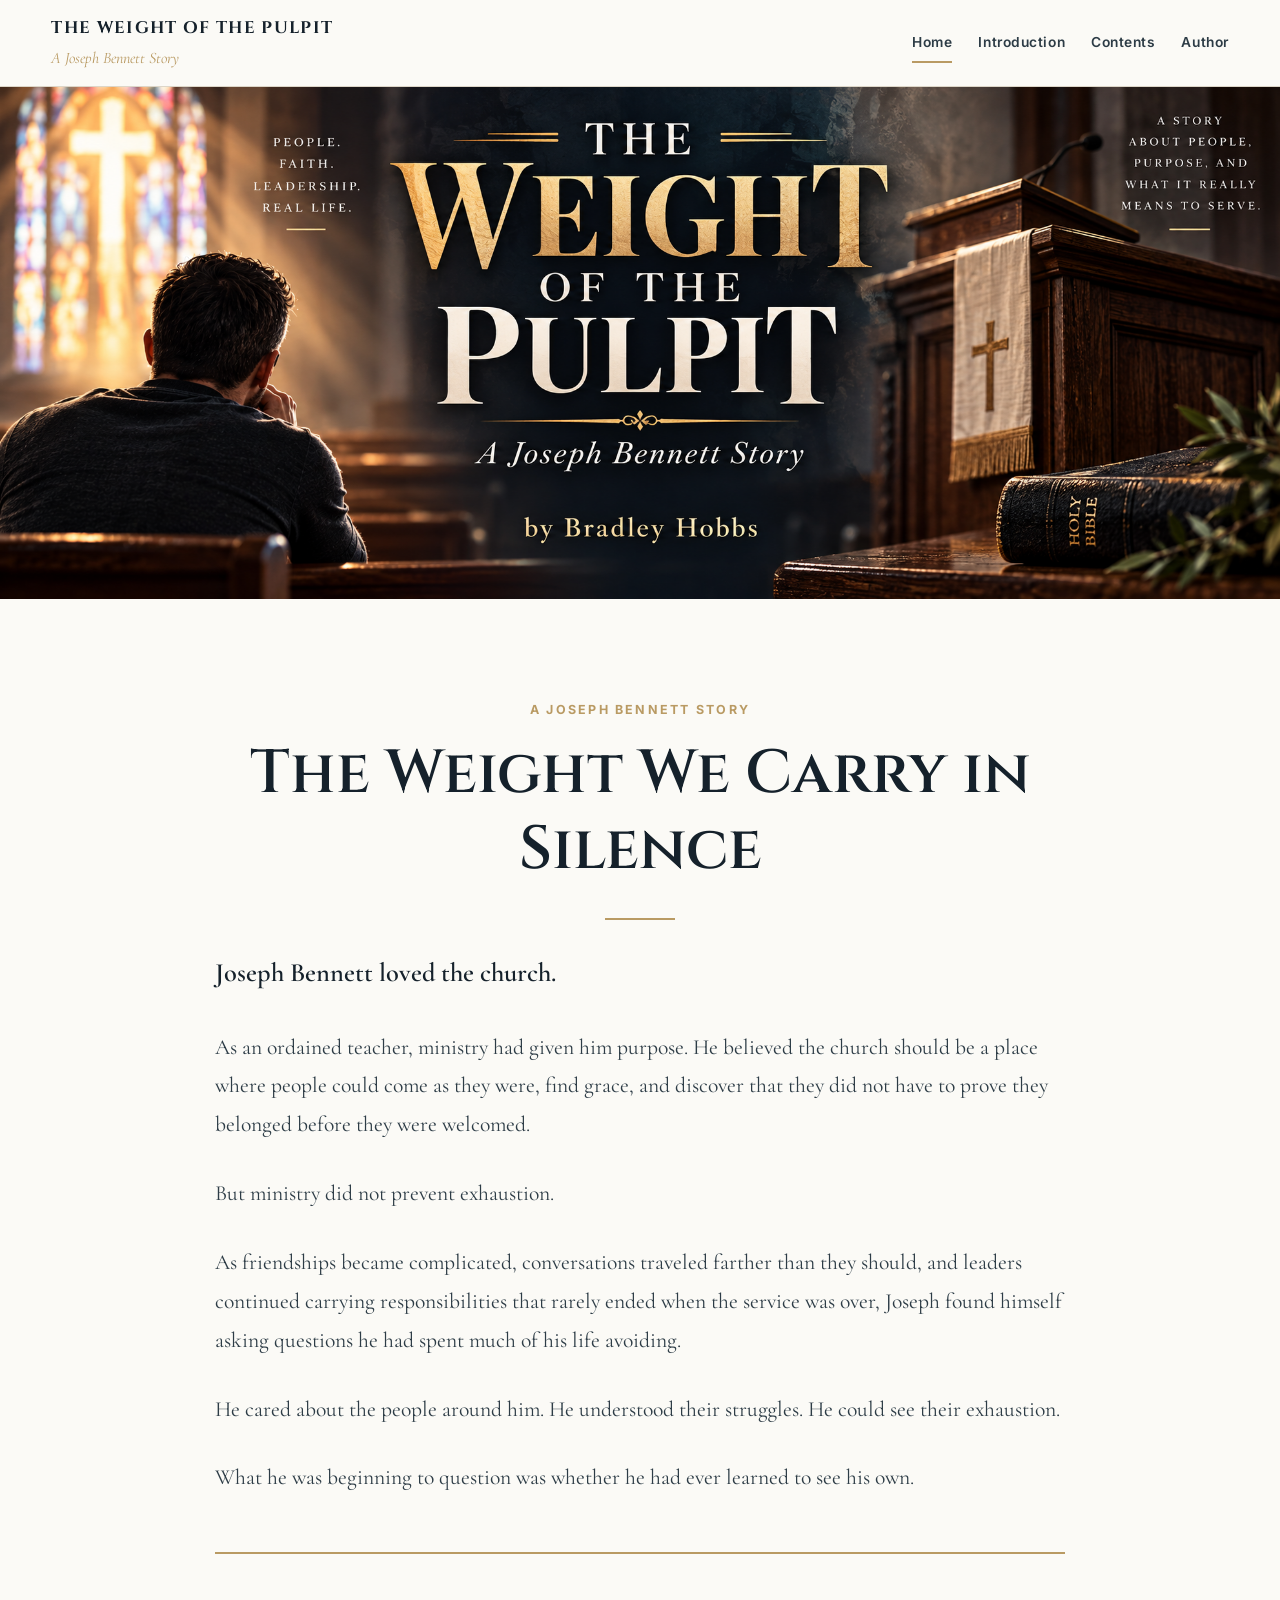
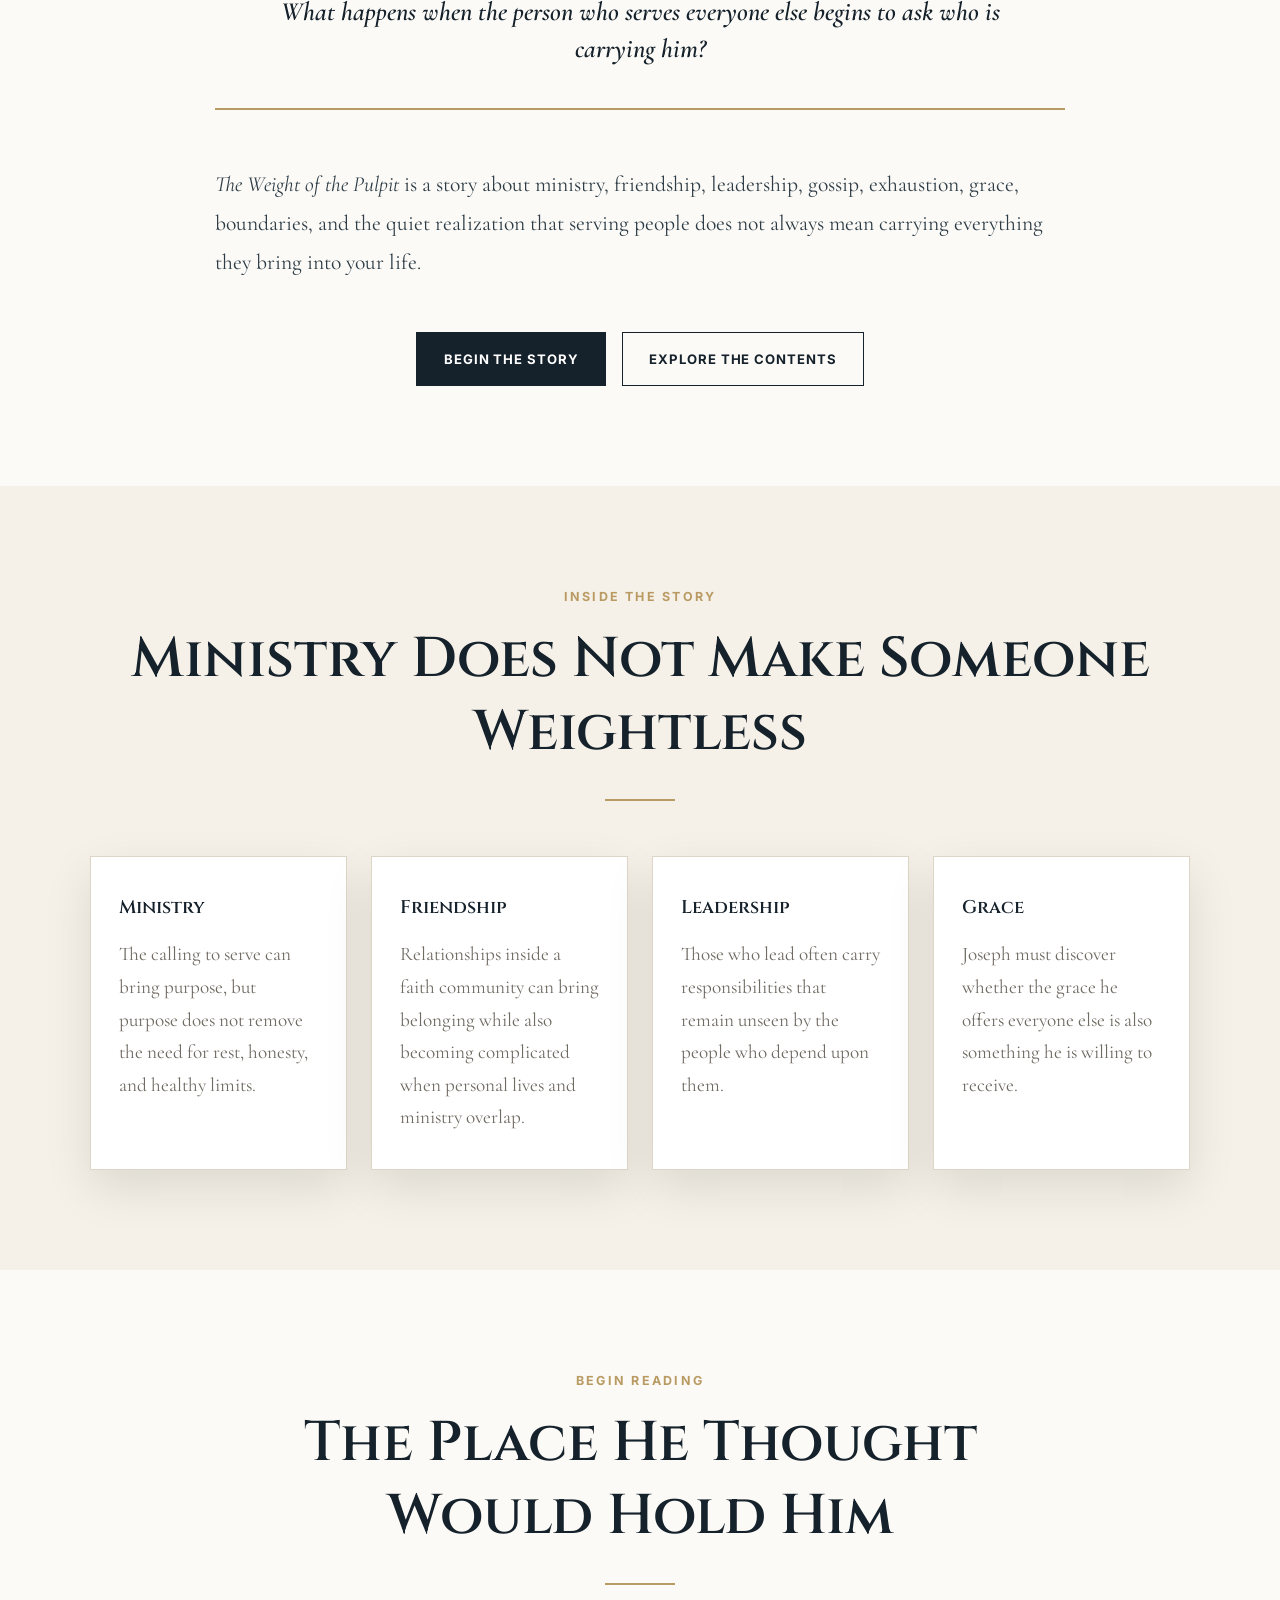
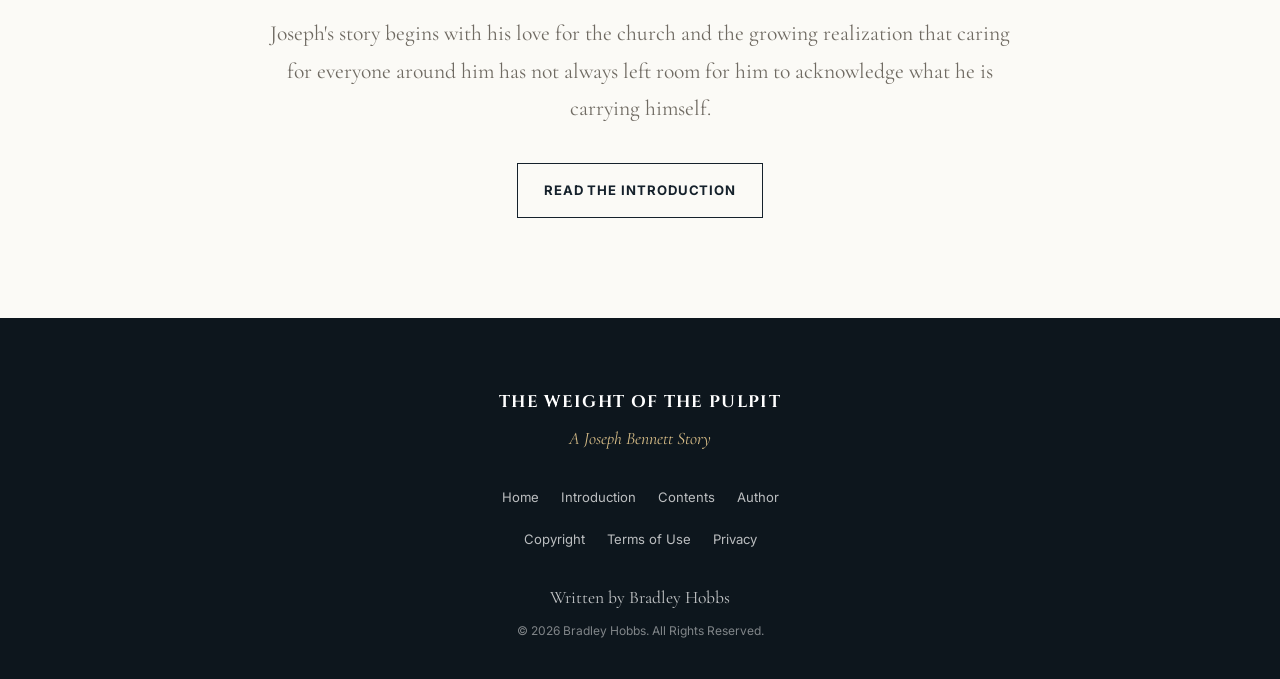
<file: index.html>
<!DOCTYPE html>

<html lang="en">

<head>

  <meta charset="UTF-8">

  <meta
    name="viewport"
    content="width=device-width, initial-scale=1.0">

  <title>
    The Weight of the Pulpit | A Joseph Bennett Story
  </title>

  <meta
    name="description"
    content="The Weight of the Pulpit: A Joseph Bennett Story by Bradley Hobbs. A story about ministry, friendship, leadership, exhaustion, grace, and discovering the difference between serving people and losing yourself.">

  <meta
    name="author"
    content="Bradley Hobbs">


  <!-- ======================================================
       FONTS
  ======================================================= -->

  <link
    rel="preconnect"
    href="https://fonts.googleapis.com">

  <link
    rel="preconnect"
    href="https://fonts.gstatic.com"
    crossorigin>

  <link
    href="https://fonts.googleapis.com/css2?family=Cinzel:wght@400;500;600;700&family=Cormorant+Garamond:ital,wght@0,400;0,500;0,600;0,700;1,400;1,500;1,600&family=Inter:wght@400;500;600;700&display=swap"
    rel="stylesheet">


  <!-- ======================================================
       LANDING PAGE STYLES
  ======================================================= -->

  <link
    rel="stylesheet"
    href="css/landing.css">

</head>


<body>


  <!-- ======================================================
       SITE HEADER
  ======================================================= -->

  <header class="site-header">

    <div class="nav-container">


      <a
        href="index.html"
        class="site-brand"
        aria-label="The Weight of the Pulpit Home">


        <span class="brand-main">
          THE WEIGHT OF THE PULPIT
        </span>


        <span class="brand-subtitle">
          A Joseph Bennett Story
        </span>


      </a>


      <button
        class="menu-toggle"
        type="button"
        aria-label="Open navigation"
        aria-expanded="false">


        <span></span>

        <span></span>

        <span></span>


      </button>


      <nav
        class="site-navigation"
        aria-label="Main Navigation">


        <a
          href="index.html"
          aria-current="page">

          Home

        </a>


        <a href="introduction.html">

          Introduction

        </a>


        <a href="contents.html">

          Contents

        </a>


        <a href="author.html">

          Author

        </a>


      </nav>


    </div>

  </header>


  <main>


    <!-- ======================================================
         BOOK BANNER
    ======================================================= -->

    <section
      class="book-banner"
      aria-label="The Weight of the Pulpit book banner">


      <img
        src="images/weightpulpitbanner.png"
        alt="The Weight of the Pulpit: A Joseph Bennett Story by Bradley Hobbs">


    </section>


    <!-- ======================================================
         BOOK INTRODUCTION
    ======================================================= -->

    <section class="book-overview">


      <div class="content-container">


        <p class="section-eyebrow">

          A Joseph Bennett Story

        </p>


        <h1>

          The Weight We Carry in Silence

        </h1>


        <div class="section-divider"></div>


        <div class="book-overview-content">


          <p>
            Joseph Bennett loved the church.
          </p>


          <p>
            As an ordained teacher, ministry had given him purpose. He believed the church should be a place where people could come as they were, find grace, and discover that they did not have to prove they belonged before they were welcomed.
          </p>


          <p>
            But ministry did not prevent exhaustion.
          </p>


          <p>
            As friendships became complicated, conversations traveled farther than they should, and leaders continued carrying responsibilities that rarely ended when the service was over, Joseph found himself asking questions he had spent much of his life avoiding.
          </p>


          <p>
            He cared about the people around him. He understood their struggles. He could see their exhaustion.
          </p>


          <p>
            What he was beginning to question was whether he had ever learned to see his own.
          </p>


          <div class="featured-question">


            <p>
              What happens when the person who serves everyone else begins to ask who is carrying him?
            </p>


          </div>


          <p>
            <em>
              The Weight of the Pulpit
            </em>
            is a story about ministry, friendship, leadership, gossip, exhaustion, grace, boundaries, and the quiet realization that serving people does not always mean carrying everything they bring into your life.
          </p>


        </div>


        <div class="book-actions">


          <a
            href="introduction.html"
            class="primary-button">

            Begin the Story

          </a>


          <a
            href="contents.html"
            class="secondary-button">

            Explore the Contents

          </a>


        </div>


      </div>


    </section>


    <!-- ======================================================
         STORY THEMES
    ======================================================= -->

    <section class="story-themes">


      <div class="content-container">


        <p class="section-eyebrow">

          Inside the Story

        </p>


        <h2>

          Ministry Does Not Make Someone Weightless

        </h2>


        <div class="section-divider"></div>


        <div class="themes-grid">


          <div class="theme-card">


            <h3>
              Ministry
            </h3>


            <p>
              The calling to serve can bring purpose, but purpose does not remove the need for rest, honesty, and healthy limits.
            </p>


          </div>


          <div class="theme-card">


            <h3>
              Friendship
            </h3>


            <p>
              Relationships inside a faith community can bring belonging while also becoming complicated when personal lives and ministry overlap.
            </p>


          </div>


          <div class="theme-card">


            <h3>
              Leadership
            </h3>


            <p>
              Those who lead often carry responsibilities that remain unseen by the people who depend upon them.
            </p>


          </div>


          <div class="theme-card">


            <h3>
              Grace
            </h3>


            <p>
              Joseph must discover whether the grace he offers everyone else is also something he is willing to receive.
            </p>


          </div>


        </div>


      </div>


    </section>


    <!-- ======================================================
         CONTINUE THE STORY
    ======================================================= -->

    <section class="continue-story">


      <div class="preview-container">


        <p class="section-eyebrow">

          Begin Reading

        </p>


        <h2>

          The Place He Thought Would Hold Him

        </h2>


        <div class="section-divider"></div>


        <p>
          Joseph's story begins with his love for the church and the growing realization that caring for everyone around him has not always left room for him to acknowledge what he is carrying himself.
        </p>


        <a
          href="introduction.html"
          class="outline-button">

          Read the Introduction

        </a>


      </div>


    </section>


  </main>


  <!-- ======================================================
     FOOTER
====================================================== -->

<footer class="site-footer">


  <div class="footer-content">


    <div class="footer-brand">


      <strong>

        THE WEIGHT OF THE PULPIT

      </strong>


      <span>

        A Joseph Bennett Story

      </span>


    </div>


    <!-- ==================================================
         BOOK NAVIGATION
    =================================================== -->

    <nav
      class="footer-links"
      aria-label="Book Navigation">


      <a href="index.html">

        Home

      </a>


      <a href="introduction.html">

        Introduction

      </a>


      <a href="contents.html">

        Contents

      </a>


      <a href="author.html">

        Author

      </a>


    </nav>


    <!-- ==================================================
         LEGAL LINKS
    =================================================== -->

    <nav
      class="footer-legal"
      aria-label="Legal Navigation">


      <a href="copyright.html">

        Copyright

      </a>


      <a href="terms.html">

        Terms of Use

      </a>


      <a href="privacy.html">

        Privacy

      </a>


    </nav>


    <p class="footer-author">

      Written by Bradley Hobbs

    </p>


    <p class="footer-copyright">

      © 2026 Bradley Hobbs. All Rights Reserved.

    </p>


  </div>


</footer>


  <!-- ======================================================
       LANDING PAGE JAVASCRIPT
  ======================================================= -->

  <script src="js/landing.js"></script>


</body>

</html>
</file>
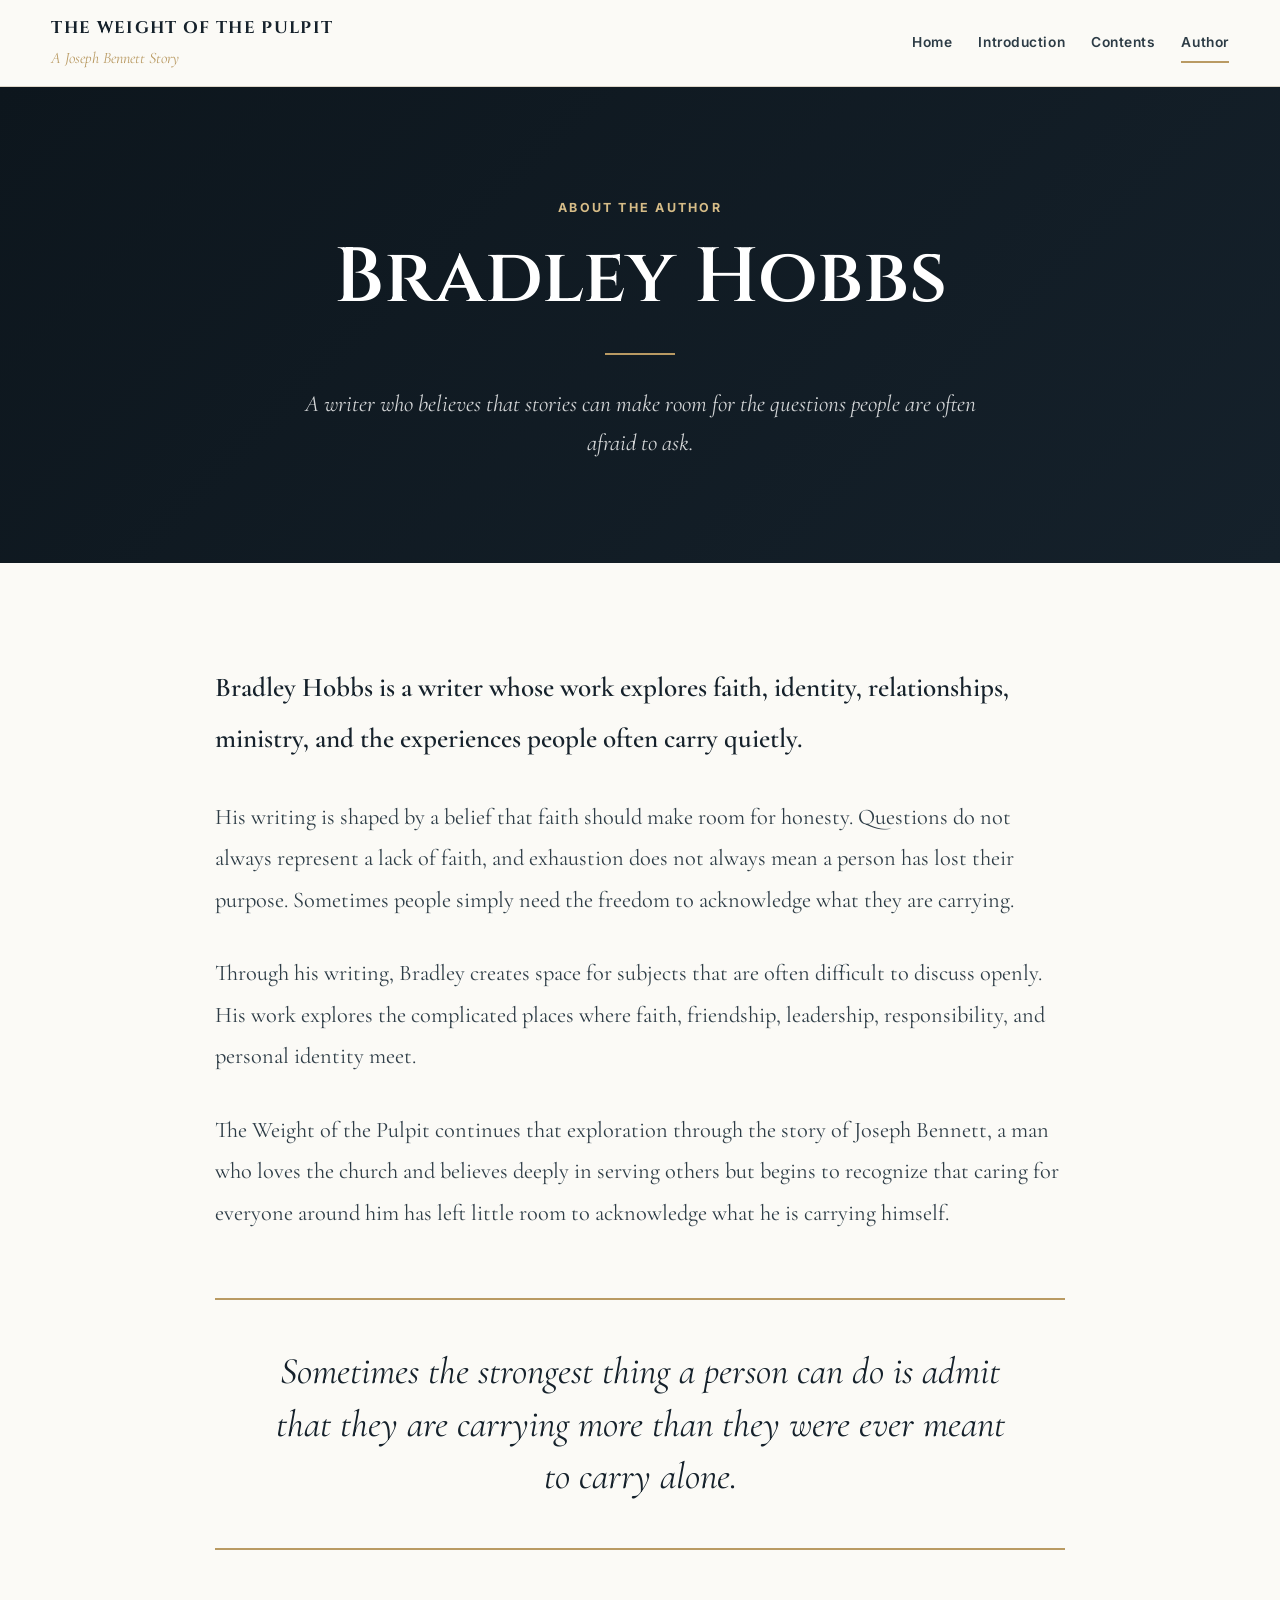
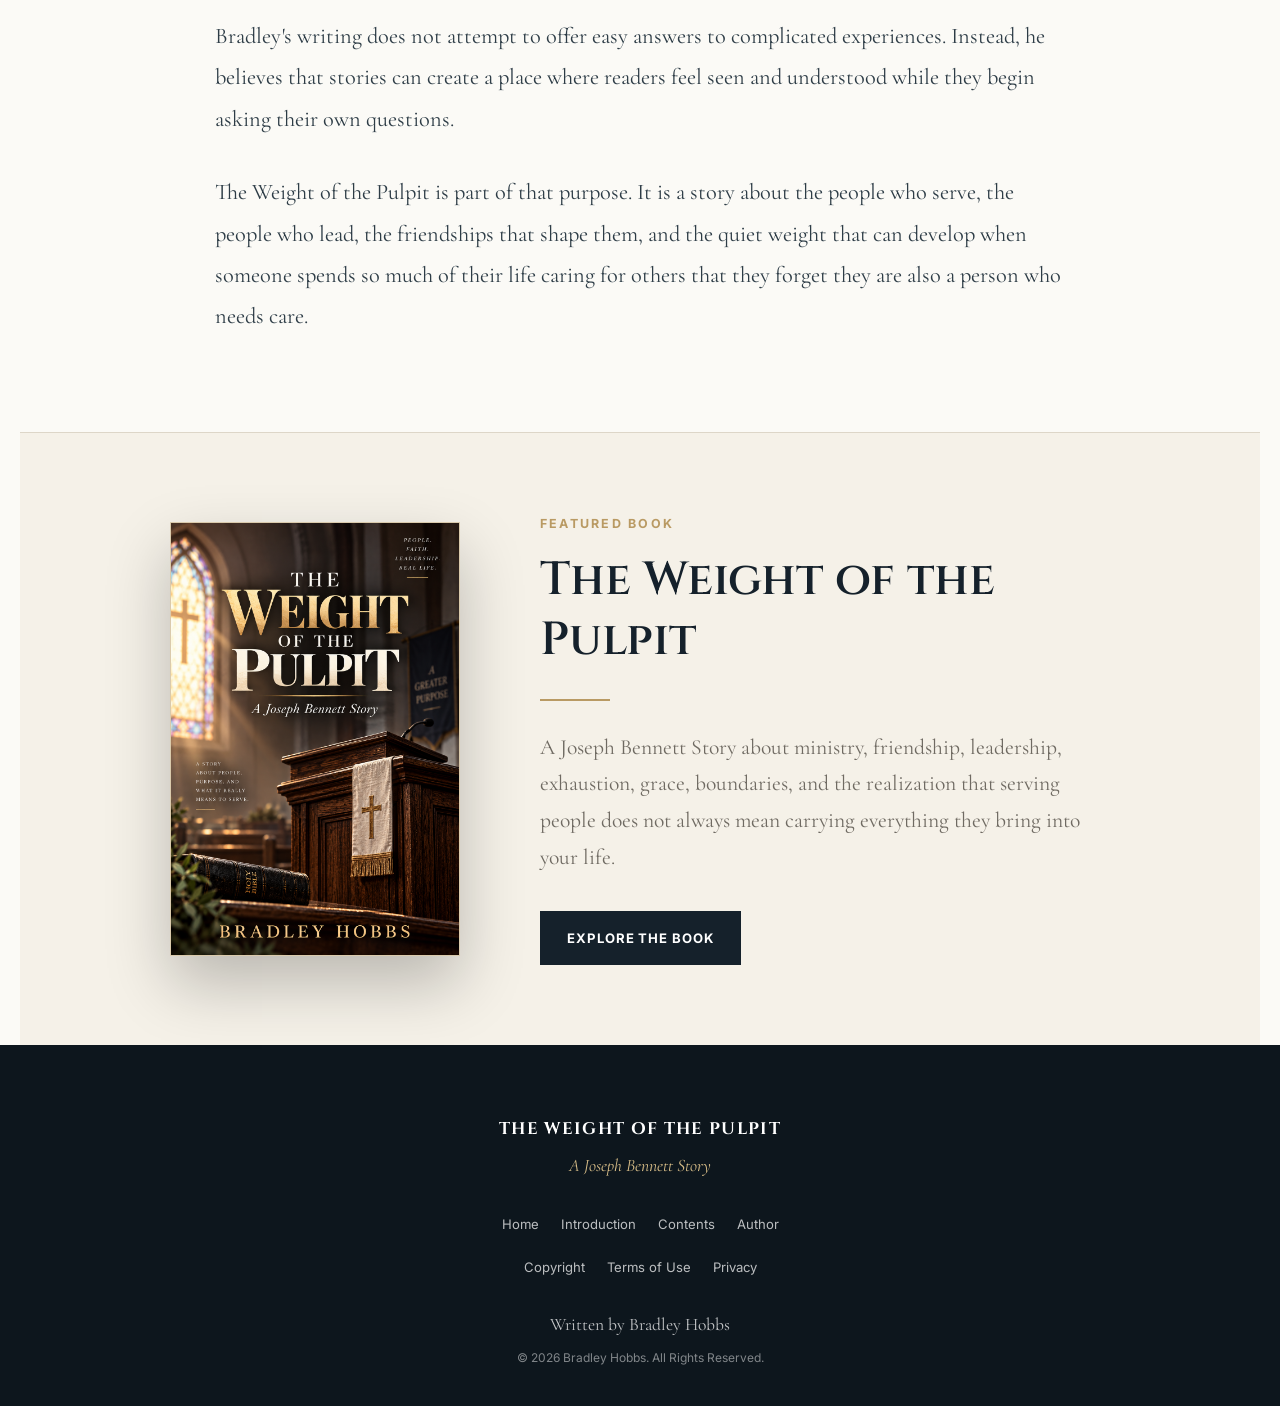
<file: author.html>
<!DOCTYPE html>

<html lang="en">

<head>

  <meta charset="UTF-8">

  <meta
    name="viewport"
    content="width=device-width, initial-scale=1.0">

  <title>
    Author | The Weight of the Pulpit
  </title>

  <meta
    name="description"
    content="Learn more about Bradley Hobbs, the author of The Weight of the Pulpit: A Joseph Bennett Story.">

  <meta
    name="author"
    content="Bradley Hobbs">


  <!-- ======================================================
       FONTS
  ======================================================= -->

  <link
    rel="preconnect"
    href="https://fonts.googleapis.com">

  <link
    rel="preconnect"
    href="https://fonts.gstatic.com"
    crossorigin>


  <link
    href="https://fonts.googleapis.com/css2?family=Cinzel:wght@400;500;600;700&family=Cormorant+Garamond:ital,wght@0,400;0,500;0,600;0,700;1,400;1,500;1,600&family=Inter:wght@400;500;600;700&display=swap"
    rel="stylesheet">


  <!-- ======================================================
       STYLESHEET
  ======================================================= -->

  <link
    rel="stylesheet"
    href="css/landing.css">


</head>


<body>


  <!-- ======================================================
       SITE HEADER
  ======================================================= -->

  <header class="site-header">


    <div class="nav-container">


      <a
        href="index.html"
        class="site-brand"
        aria-label="The Weight of the Pulpit Home">


        <span class="brand-main">

          THE WEIGHT OF THE PULPIT

        </span>


        <span class="brand-subtitle">

          A Joseph Bennett Story

        </span>


      </a>


      <button
        class="menu-toggle"
        type="button"
        aria-label="Open navigation"
        aria-expanded="false">


        <span></span>

        <span></span>

        <span></span>


      </button>


      <nav
        class="site-navigation"
        aria-label="Main Navigation">


        <a href="index.html">

          Home

        </a>


        <a href="introduction.html">

          Introduction

        </a>


        <a href="contents.html">

          Contents

        </a>


        <a
          href="author.html"
          aria-current="page">

          Author

        </a>


      </nav>


    </div>


  </header>


  <main>


    <!-- ======================================================
         AUTHOR HERO
    ======================================================= -->

    <section class="author-hero">


      <div class="author-hero-content">


        <p class="section-eyebrow">

          About the Author

        </p>


        <h1>

          Bradley Hobbs

        </h1>


        <div class="section-divider"></div>


        <p class="author-hero-description">

          A writer who believes that stories can make room
          for the questions people are often afraid to ask.

        </p>


      </div>


    </section>


    <!-- ======================================================
         AUTHOR CONTENT
    ======================================================= -->

    <section class="author-page">


      <div class="author-container">


        <article class="author-content">


          <p class="author-opening">

            Bradley Hobbs is a writer whose work explores faith,
            identity, relationships, ministry, and the experiences
            people often carry quietly.

          </p>


          <p>

            His writing is shaped by a belief that faith should make
            room for honesty. Questions do not always represent a lack
            of faith, and exhaustion does not always mean a person has
            lost their purpose. Sometimes people simply need the
            freedom to acknowledge what they are carrying.

          </p>


          <p>

            Through his writing, Bradley creates space for subjects
            that are often difficult to discuss openly. His work
            explores the complicated places where faith, friendship,
            leadership, responsibility, and personal identity meet.

          </p>


          <p>

            The Weight of the Pulpit continues that exploration through
            the story of Joseph Bennett, a man who loves the church and
            believes deeply in serving others but begins to recognize
            that caring for everyone around him has left little room to
            acknowledge what he is carrying himself.

          </p>


          <!-- ==================================================
               AUTHOR QUOTE
          =================================================== -->

          <blockquote class="author-quote">


            <p>

              Sometimes the strongest thing a person can do is admit
              that they are carrying more than they were ever meant
              to carry alone.

            </p>


          </blockquote>


          <p>

            Bradley's writing does not attempt to offer easy answers
            to complicated experiences. Instead, he believes that
            stories can create a place where readers feel seen and
            understood while they begin asking their own questions.

          </p>


          <p>

            The Weight of the Pulpit is part of that purpose. It is a
            story about the people who serve, the people who lead, the
            friendships that shape them, and the quiet weight that can
            develop when someone spends so much of their life caring
            for others that they forget they are also a person who
            needs care.

          </p>


        </article>


      </div>


      <!-- ======================================================
           FEATURED BOOK
      ======================================================= -->

      <section class="author-book-section">


        <div class="author-book-grid">


          <!-- BOOK COVER -->

          <div class="author-book-cover">


            <img
              src="images/weightpulpitbookcover.png"
              alt="Book cover for The Weight of the Pulpit by Bradley Hobbs">


          </div>


          <!-- BOOK DETAILS -->

          <div class="author-book-details">


            <p class="section-eyebrow">

              Featured Book

            </p>


            <h2>

              The Weight of the Pulpit

            </h2>


            <div class="section-divider"></div>


            <p>

              A Joseph Bennett Story about ministry, friendship,
              leadership, exhaustion, grace, boundaries, and the
              realization that serving people does not always mean
              carrying everything they bring into your life.

            </p>


            <a
              href="index.html"
              class="primary-button">

              Explore the Book

            </a>


          </div>


        </div>


      </section>


    </section>


  </main>


  <!-- ======================================================
       FOOTER
  ======================================================= -->

  <footer class="site-footer">


    <div class="footer-content">


      <div class="footer-brand">


        <strong>

          THE WEIGHT OF THE PULPIT

        </strong>


        <span>

          A Joseph Bennett Story

        </span>


      </div>


      <!-- ==================================================
           BOOK NAVIGATION
      =================================================== -->

      <nav
        class="footer-links"
        aria-label="Book Navigation">


        <a href="index.html">

          Home

        </a>


        <a href="introduction.html">

          Introduction

        </a>


        <a href="contents.html">

          Contents

        </a>


        <a
          href="author.html"
          aria-current="page">

          Author

        </a>


      </nav>


      <!-- ==================================================
           LEGAL NAVIGATION
      =================================================== -->

      <nav
        class="footer-legal"
        aria-label="Legal Navigation">


        <a href="copyright.html">

          Copyright

        </a>


        <a href="terms.html">

          Terms of Use

        </a>


        <a href="privacy.html">

          Privacy

        </a>


      </nav>


      <p class="footer-author">

        Written by Bradley Hobbs

      </p>


      <p class="footer-copyright">

        © 2026 Bradley Hobbs. All Rights Reserved.

      </p>


    </div>


  </footer>


  <!-- ======================================================
       JAVASCRIPT
  ======================================================= -->

  <script src="js/landing.js"></script>


</body>

</html>
</file>
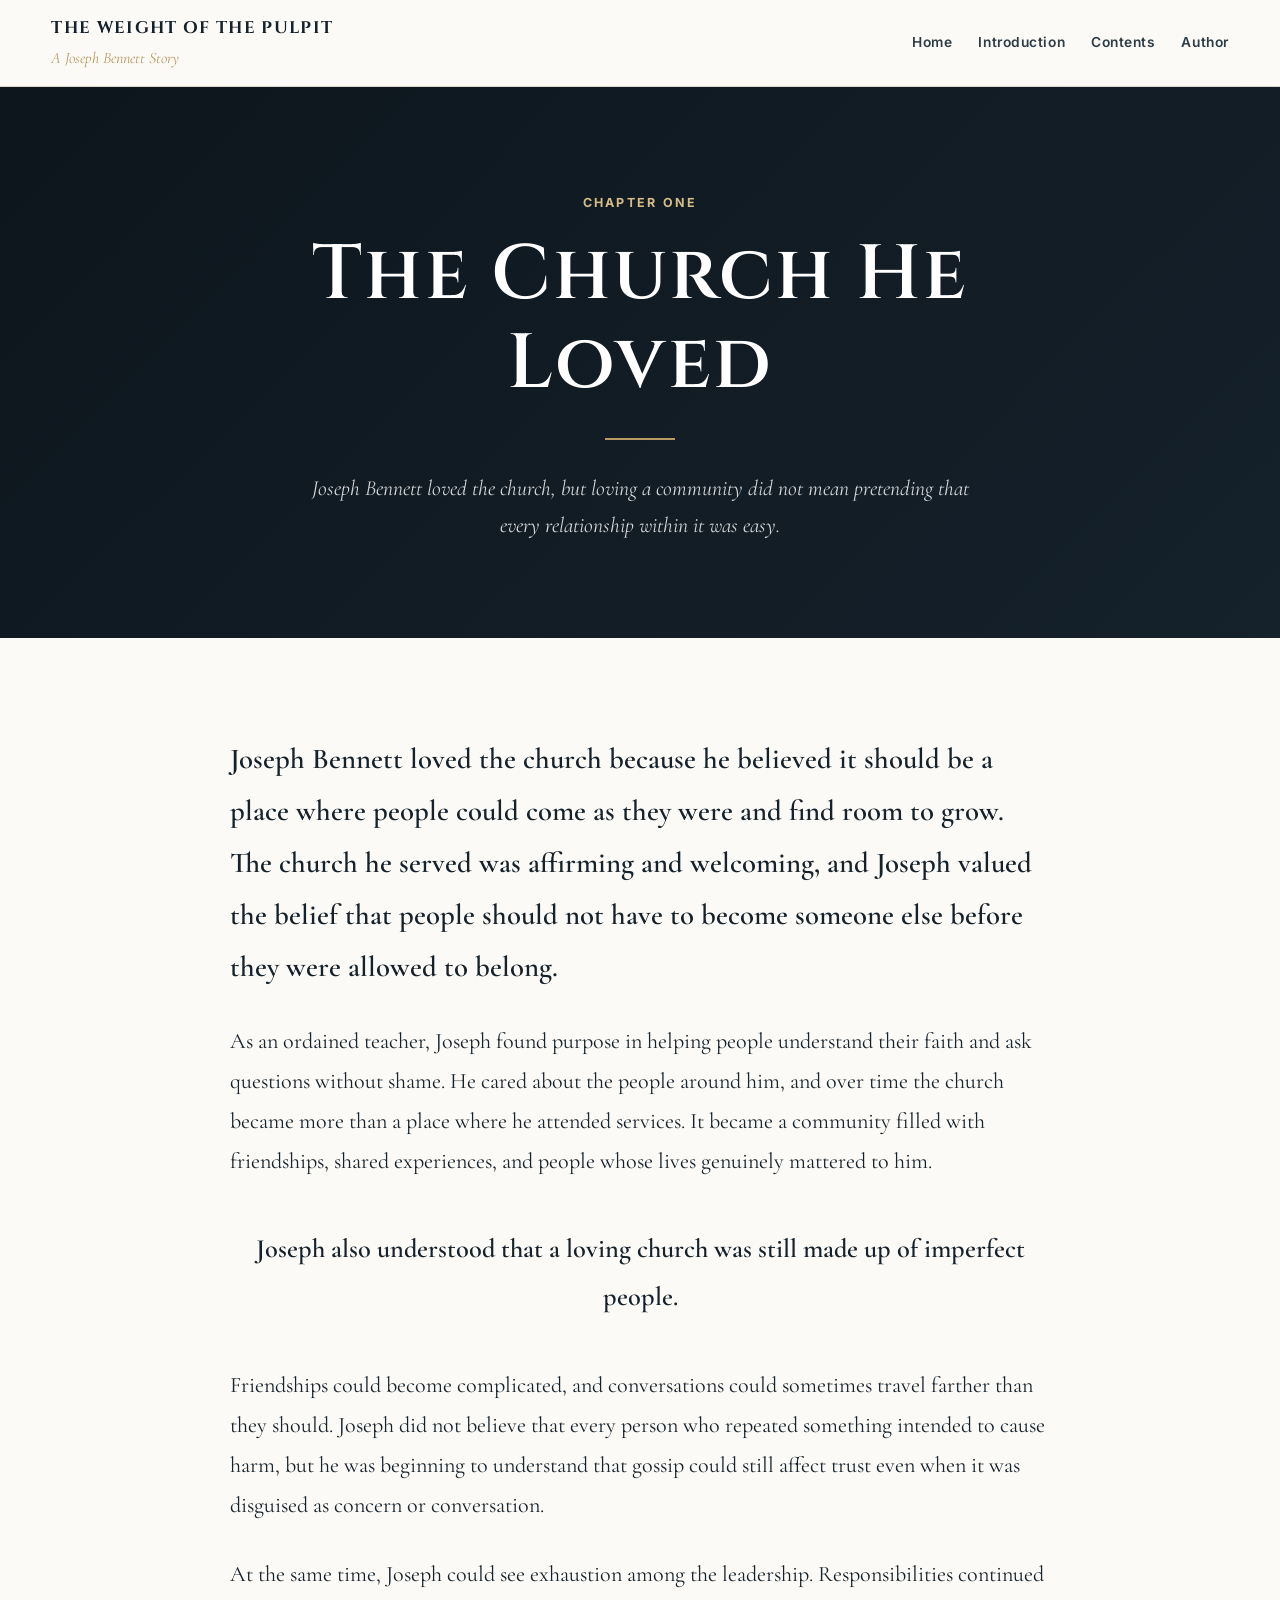
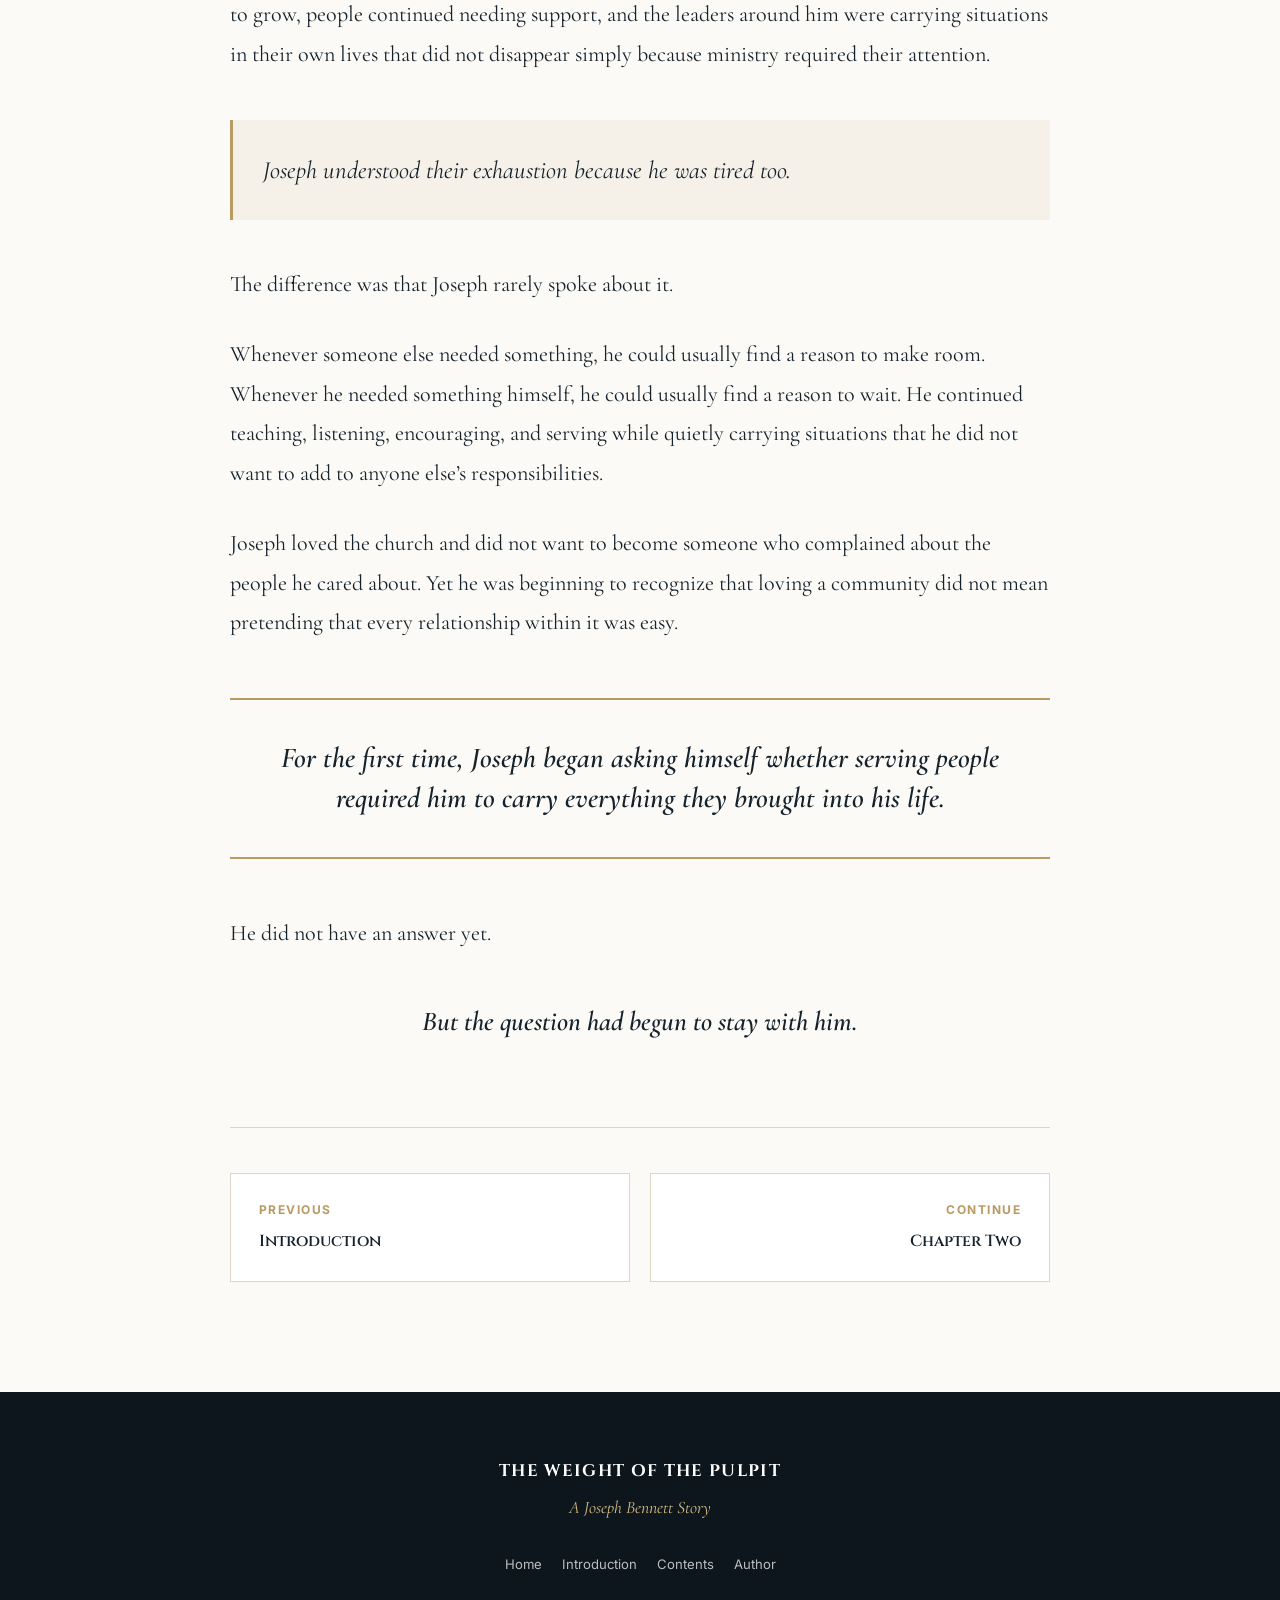
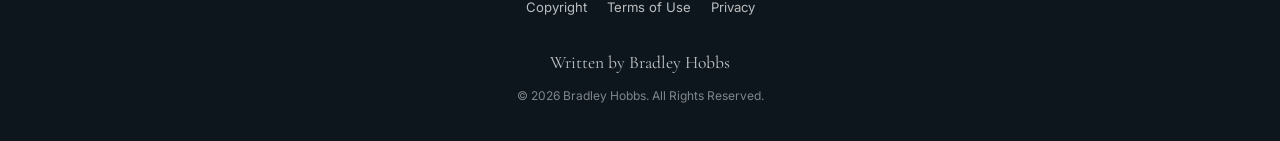
<file: chapter-1.html>
<!DOCTYPE html>

<html lang="en">

<head>

  <meta charset="UTF-8">

  <meta
    name="viewport"
    content="width=device-width, initial-scale=1.0">

  <title>
    Chapter One | The Church He Loved | The Weight of the Pulpit
  </title>

  <meta
    name="description"
    content="Read Chapter One, The Church He Loved, from The Weight of the Pulpit: A Joseph Bennett Story by Bradley Hobbs.">

  <meta
    name="author"
    content="Bradley Hobbs">


  <!-- ======================================================
       FONTS
  ======================================================= -->

  <link
    rel="preconnect"
    href="https://fonts.googleapis.com">

  <link
    rel="preconnect"
    href="https://fonts.gstatic.com"
    crossorigin>

  <link
    href="https://fonts.googleapis.com/css2?family=Cinzel:wght@400;500;600;700&family=Cormorant+Garamond:ital,wght@0,400;0,500;0,600;0,700;1,400;1,500;1,600&family=Inter:wght@400;500;600;700&display=swap"
    rel="stylesheet">


  <!-- ======================================================
       CHAPTER ONE STYLES
  ======================================================= -->

  <link
    rel="stylesheet"
    href="css/chapter-1.css">

</head>


<body>


  <!-- ======================================================
       SITE HEADER
  ======================================================= -->

  <header class="site-header">

    <div class="nav-container">


      <a
        href="index.html"
        class="site-brand"
        aria-label="The Weight of the Pulpit Home">


        <span class="brand-main">

          THE WEIGHT OF THE PULPIT

        </span>


        <span class="brand-subtitle">

          A Joseph Bennett Story

        </span>


      </a>


      <button
        class="menu-toggle"
        type="button"
        aria-label="Open navigation"
        aria-expanded="false">


        <span></span>

        <span></span>

        <span></span>


      </button>


      <nav
        class="site-navigation"
        aria-label="Main Navigation">


        <a href="index.html">

          Home

        </a>


        <a href="introduction.html">

          Introduction

        </a>


        <a href="contents.html">

          Contents

        </a>


        <a href="author.html">

          Author

        </a>


      </nav>


    </div>

  </header>


  <main>


    <!-- ======================================================
         CHAPTER HERO
    ======================================================= -->

    <section class="chapter-hero">


      <div class="chapter-hero-content">


        <p class="chapter-label">

          Chapter One

        </p>


        <h1>

          The Church He Loved

        </h1>


        <div class="hero-divider"></div>


        <p class="hero-description">

          Joseph Bennett loved the church, but loving a community
          did not mean pretending that every relationship within it
          was easy.

        </p>


      </div>


    </section>


    <!-- ======================================================
         CHAPTER CONTENT
    ======================================================= -->

    <section class="chapter-section">


      <article class="chapter-content">


        <p>
          Joseph Bennett loved the church because he believed it should be a place where people could come as they were and find room to grow. The church he served was affirming and welcoming, and Joseph valued the belief that people should not have to become someone else before they were allowed to belong.
        </p>


        <p>
          As an ordained teacher, Joseph found purpose in helping people understand their faith and ask questions without shame. He cared about the people around him, and over time the church became more than a place where he attended services. It became a community filled with friendships, shared experiences, and people whose lives genuinely mattered to him.
        </p>


        <p class="emphasis-line">
          Joseph also understood that a loving church was still made up of imperfect people.
        </p>


        <p>
          Friendships could become complicated, and conversations could sometimes travel farther than they should. Joseph did not believe that every person who repeated something intended to cause harm, but he was beginning to understand that gossip could still affect trust even when it was disguised as concern or conversation.
        </p>


        <p>
          At the same time, Joseph could see exhaustion among the leadership. Responsibilities continued to grow, people continued needing support, and the leaders around him were carrying situations in their own lives that did not disappear simply because ministry required their attention.
        </p>


        <p class="reflection-line">
          Joseph understood their exhaustion because he was tired too.
        </p>


        <p>
          The difference was that Joseph rarely spoke about it.
        </p>


        <p>
          Whenever someone else needed something, he could usually find a reason to make room. Whenever he needed something himself, he could usually find a reason to wait. He continued teaching, listening, encouraging, and serving while quietly carrying situations that he did not want to add to anyone else’s responsibilities.
        </p>


        <p>
          Joseph loved the church and did not want to become someone who complained about the people he cared about. Yet he was beginning to recognize that loving a community did not mean pretending that every relationship within it was easy.
        </p>


        <!-- ==================================================
             FEATURED REFLECTION
        =================================================== -->

        <blockquote class="featured-question">


          <p>
            For the first time, Joseph began asking himself whether serving people required him to carry everything they brought into his life.
          </p>


        </blockquote>


        <p>
          He did not have an answer yet.
        </p>


        <p class="chapter-closing">
          But the question had begun to stay with him.
        </p>


        <!-- ==================================================
             CHAPTER NAVIGATION
        =================================================== -->

        <nav
          class="chapter-navigation"
          aria-label="Chapter Navigation">


          <a
            href="introduction.html"
            class="navigation-link previous">


            <span>

              Previous

            </span>


            <strong>

              Introduction

            </strong>


          </a>


          <a
            href="chapter-2.html"
            class="navigation-link next">


            <span>

              Continue

            </span>


            <strong>

              Chapter Two

            </strong>


          </a>


        </nav>


      </article>


    </section>


  </main>


  <!-- ======================================================
       FOOTER
  ======================================================= -->

  <footer class="site-footer">


    <div class="footer-content">


      <div class="footer-brand">


        <strong>

          THE WEIGHT OF THE PULPIT

        </strong>


        <span>

          A Joseph Bennett Story

        </span>


      </div>


      <nav
        class="footer-links"
        aria-label="Book Navigation">


        <a href="index.html">

          Home

        </a>


        <a href="introduction.html">

          Introduction

        </a>


        <a href="contents.html">

          Contents

        </a>


        <a href="author.html">

          Author

        </a>


      </nav>


      <nav
        class="footer-legal"
        aria-label="Legal Navigation">


        <a href="copyright.html">

          Copyright

        </a>


        <a href="terms.html">

          Terms of Use

        </a>


        <a href="privacy.html">

          Privacy

        </a>


      </nav>


      <p class="footer-author">

        Written by Bradley Hobbs

      </p>


      <p class="footer-copyright">

        © 2026 Bradley Hobbs. All Rights Reserved.

      </p>


    </div>


  </footer>


  <!-- ======================================================
       CHAPTER ONE JAVASCRIPT
  ======================================================= -->

  <script src="js/chapter-1.js"></script>


</body>

</html>
</file>
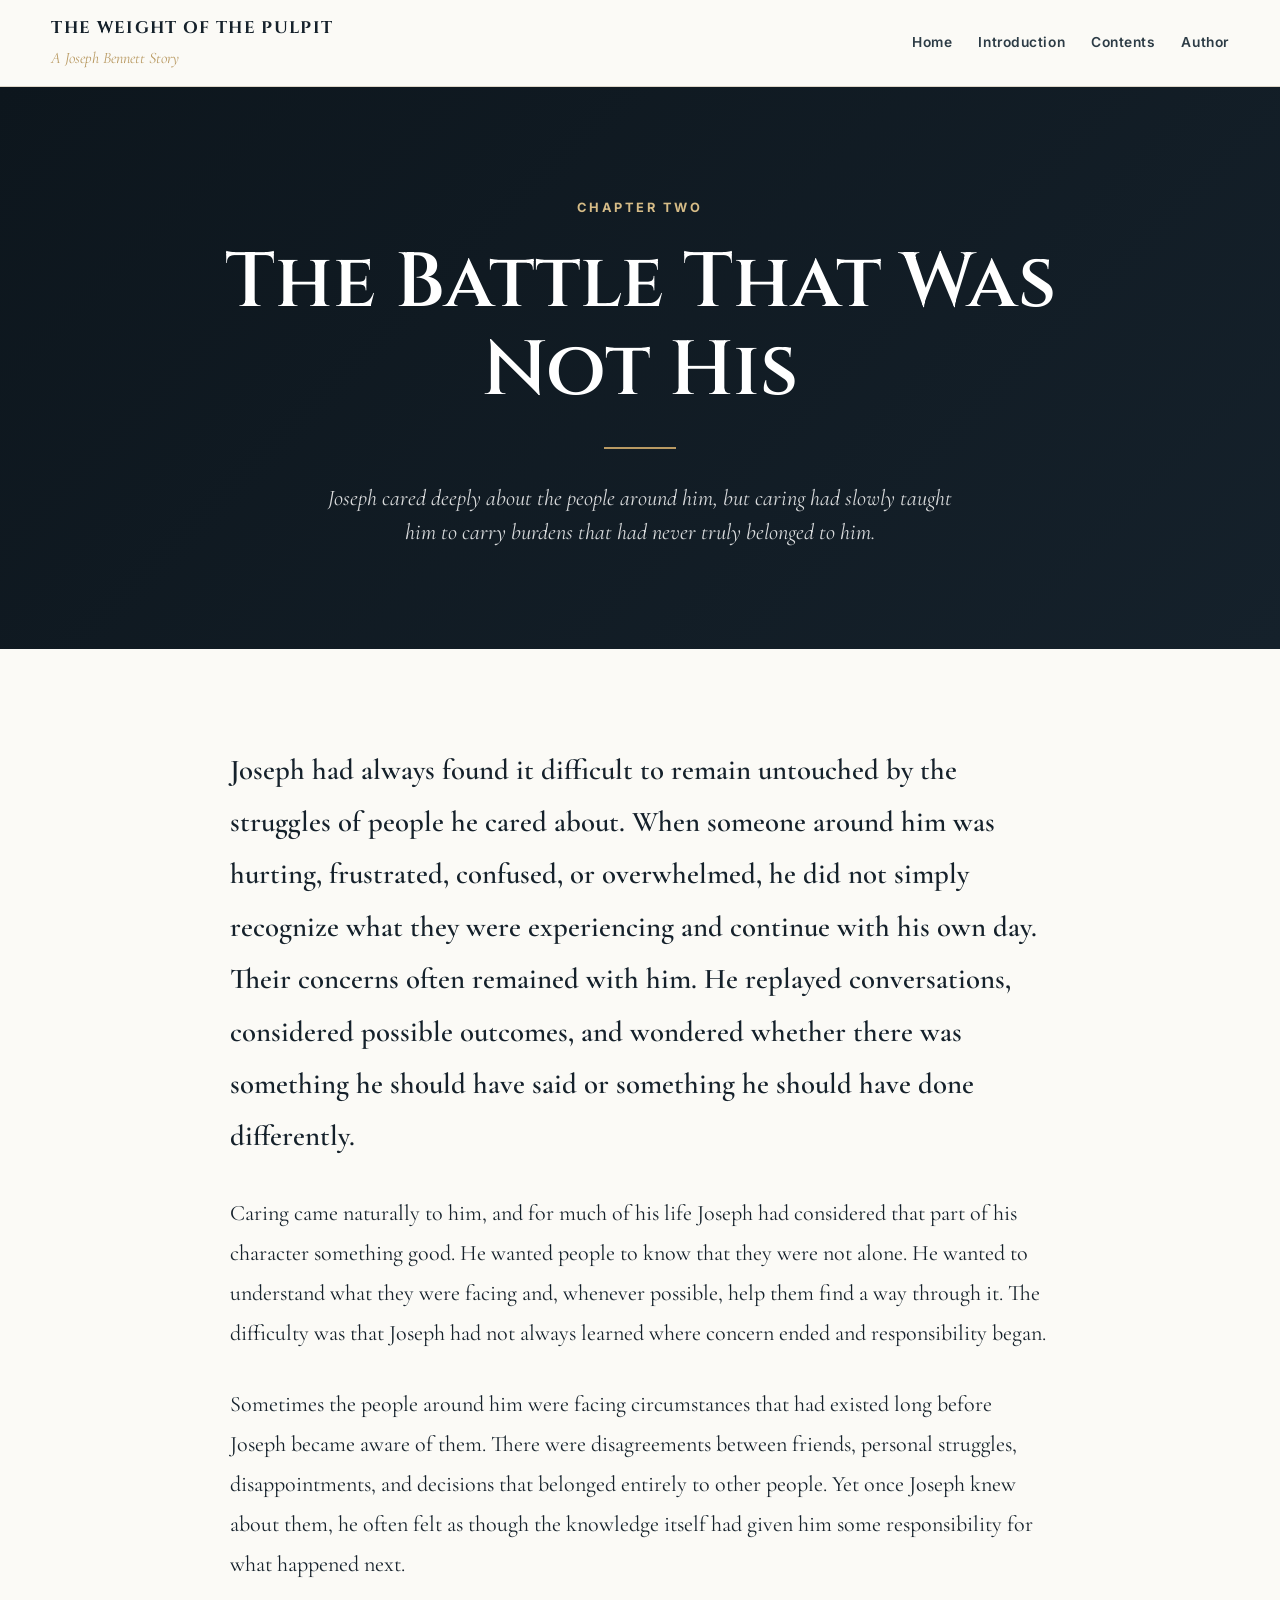
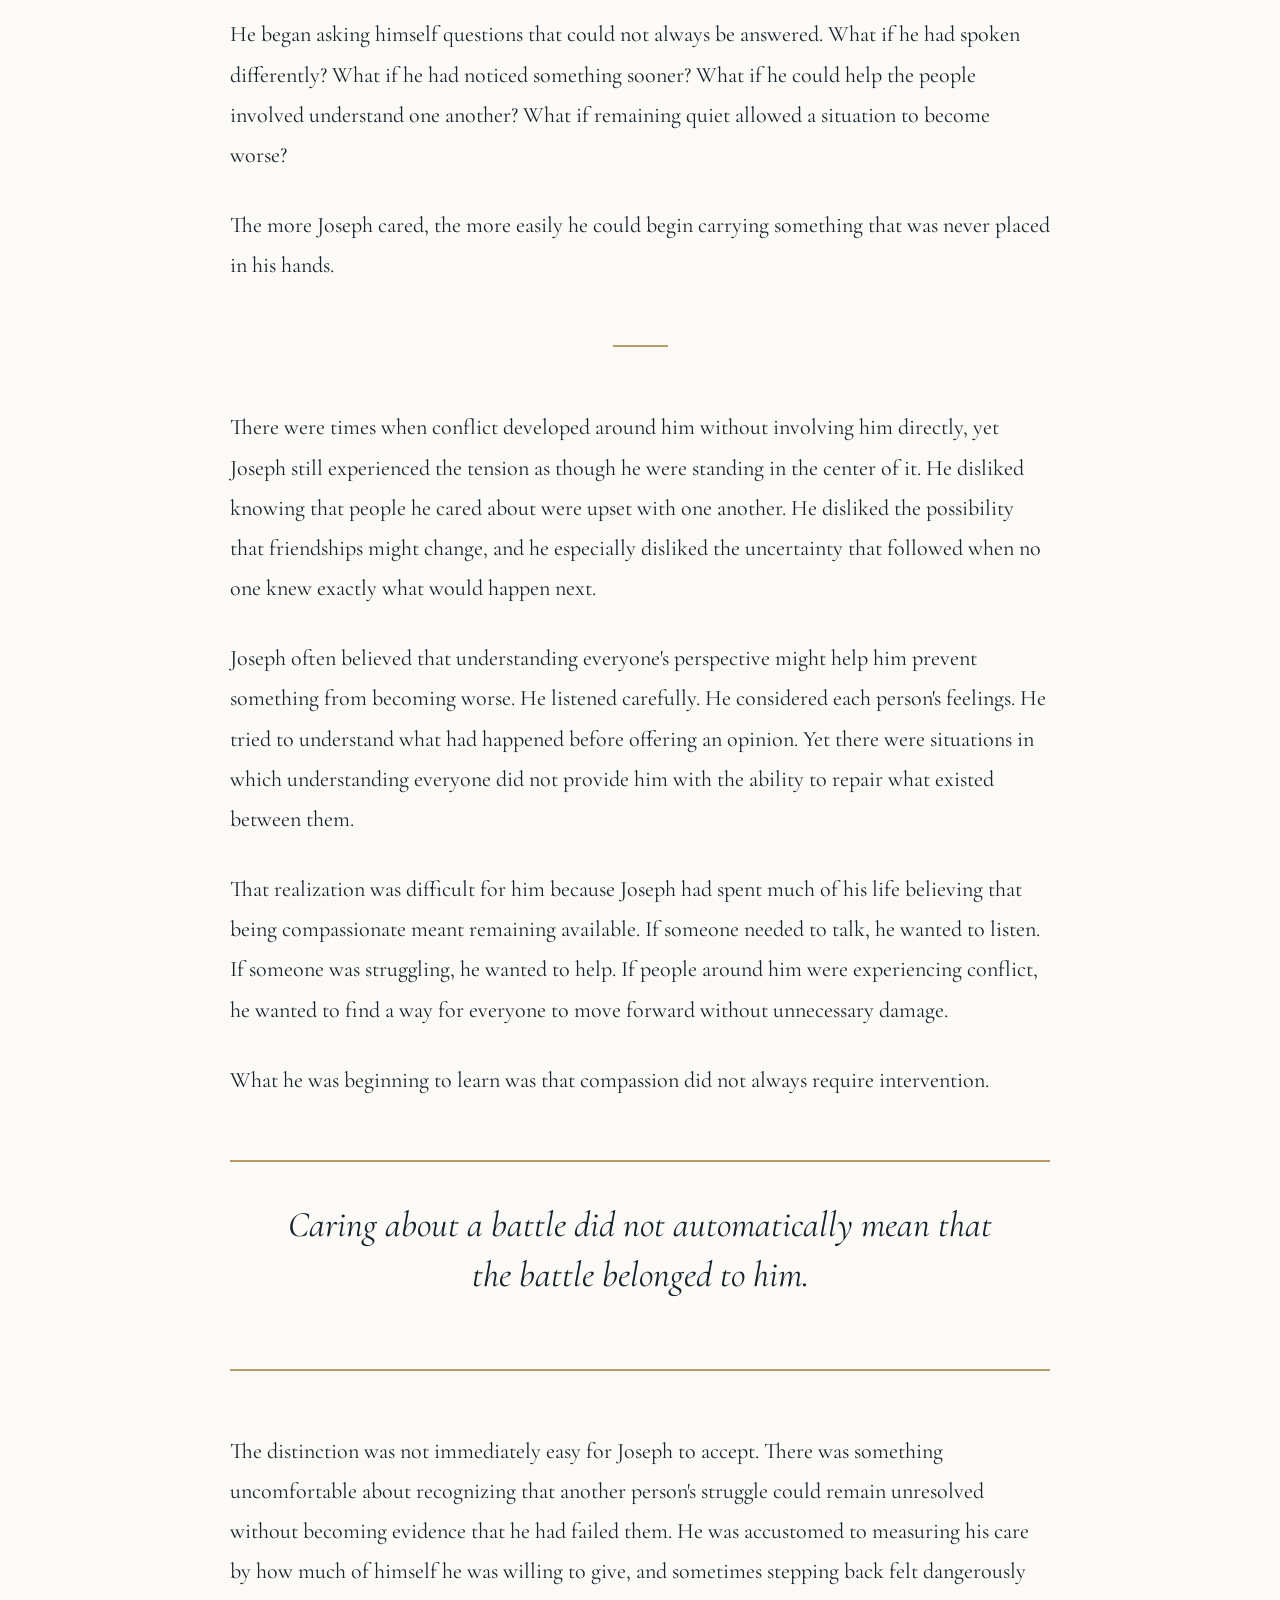
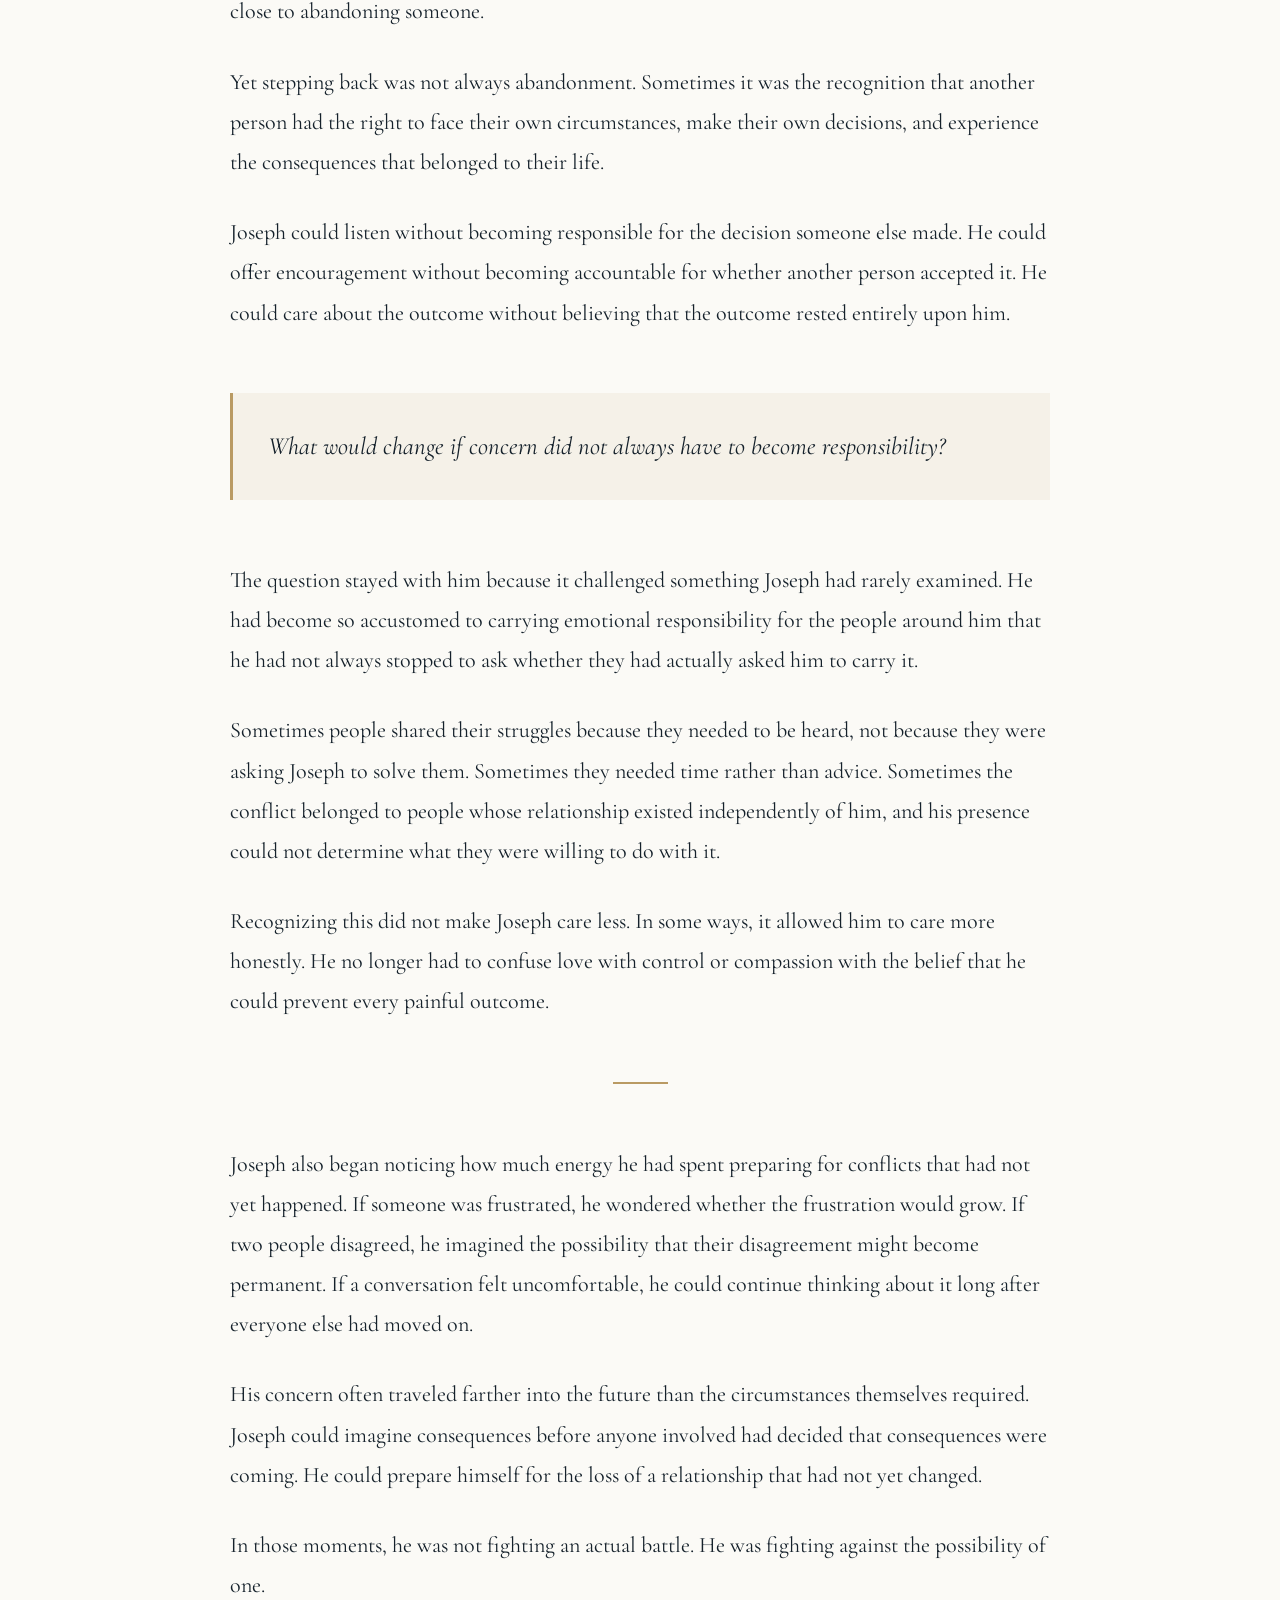
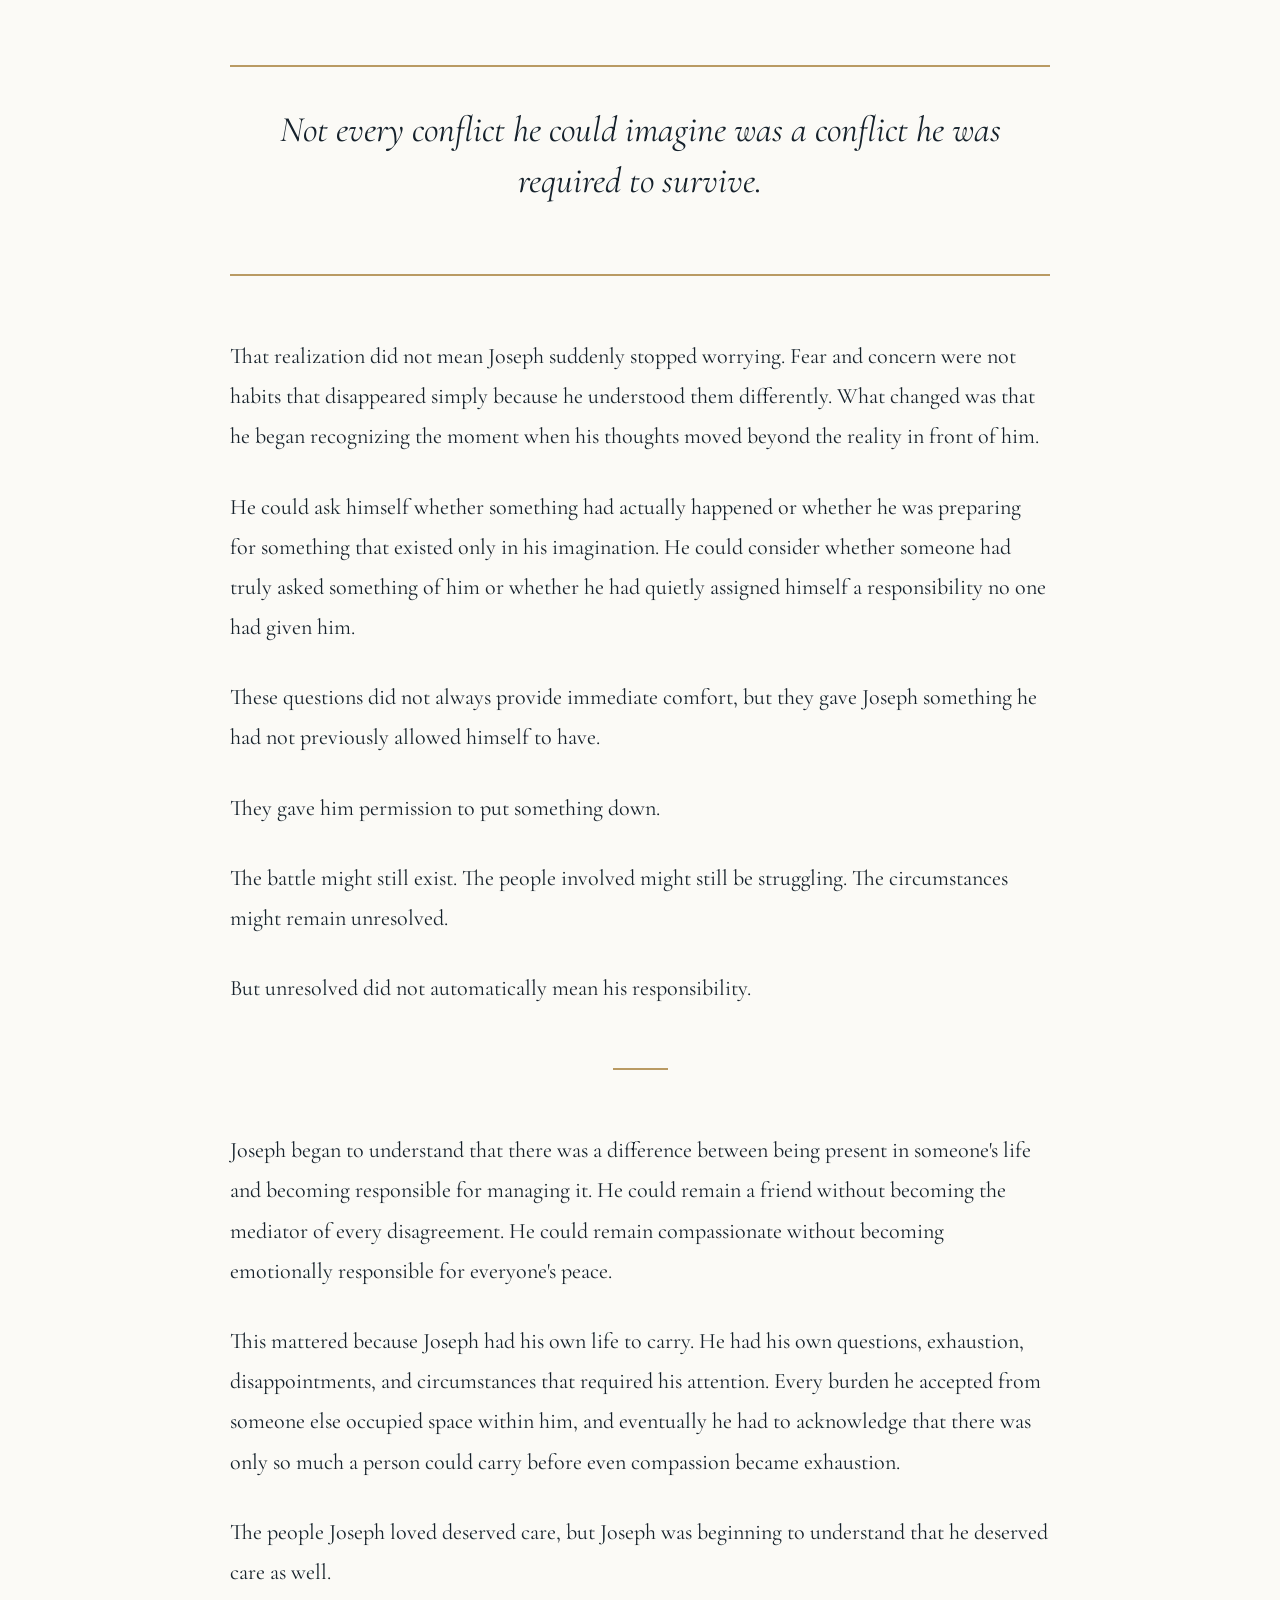
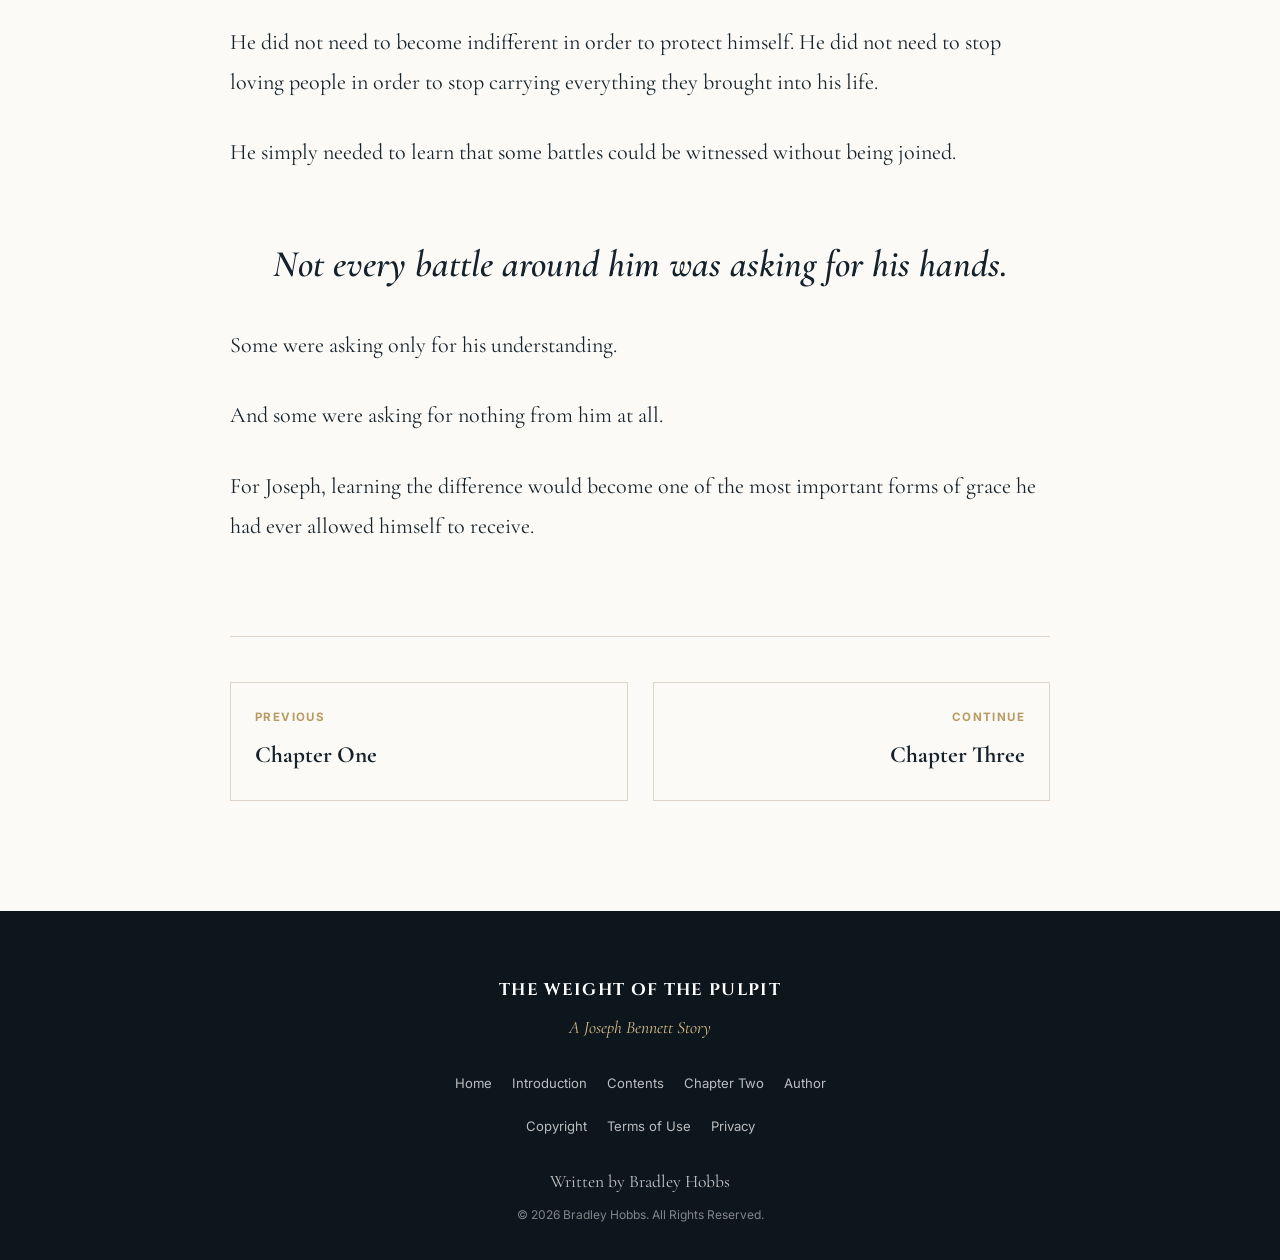
<file: chapter-2.html>
<!DOCTYPE html>

<html lang="en">

<head>

  <meta charset="UTF-8">

  <meta
    name="viewport"
    content="width=device-width, initial-scale=1.0">

  <title>
    Chapter Two | The Weight of the Pulpit
  </title>

  <meta
    name="description"
    content="Read Chapter Two, The Battle That Was Not His, from The Weight of the Pulpit: A Joseph Bennett Story by Bradley Hobbs.">

  <meta
    name="author"
    content="Bradley Hobbs">


  <!-- ======================================================
       FONTS
  ======================================================= -->

  <link
    rel="preconnect"
    href="https://fonts.googleapis.com">

  <link
    rel="preconnect"
    href="https://fonts.gstatic.com"
    crossorigin>


  <link
    href="https://fonts.googleapis.com/css2?family=Cinzel:wght@400;500;600;700&family=Cormorant+Garamond:ital,wght@0,400;0,500;0,600;0,700;1,400;1,500;1,600&family=Inter:wght@400;500;600;700&display=swap"
    rel="stylesheet">


  <!-- ======================================================
       CHAPTER TWO STYLES
  ======================================================= -->

  <link
    rel="stylesheet"
    href="css/chapter-2.css">

</head>


<body>


  <!-- ======================================================
       SITE HEADER
  ======================================================= -->

  <header class="site-header">


    <div class="nav-container">


      <a
        href="index.html"
        class="site-brand"
        aria-label="The Weight of the Pulpit Home">


        <span class="brand-main">

          THE WEIGHT OF THE PULPIT

        </span>


        <span class="brand-subtitle">

          A Joseph Bennett Story

        </span>


      </a>


      <button
        class="menu-toggle"
        type="button"
        aria-label="Open navigation"
        aria-expanded="false">


        <span></span>

        <span></span>

        <span></span>


      </button>


      <nav
        class="site-navigation"
        aria-label="Main Navigation">


        <a href="index.html">

          Home

        </a>


        <a href="introduction.html">

          Introduction

        </a>


        <a href="contents.html">

          Contents

        </a>


        <a href="author.html">

          Author

        </a>


      </nav>


    </div>


  </header>


  <main>


    <!-- ======================================================
         CHAPTER HERO
    ======================================================= -->

    <section class="chapter-hero">


      <div class="chapter-hero-content">


        <p class="chapter-number">

          Chapter Two

        </p>


        <h1>

          The Battle That Was Not His

        </h1>


        <div class="chapter-divider"></div>


        <p class="chapter-introduction">

          Joseph cared deeply about the people around him, but caring
          had slowly taught him to carry burdens that had never truly
          belonged to him.

        </p>


      </div>


    </section>


    <!-- ======================================================
         CHAPTER CONTENT
    ======================================================= -->

    <section class="chapter-section">


      <article class="chapter-content">


        <p>
          Joseph had always found it difficult to remain untouched by the struggles of people he cared about. When someone around him was hurting, frustrated, confused, or overwhelmed, he did not simply recognize what they were experiencing and continue with his own day. Their concerns often remained with him. He replayed conversations, considered possible outcomes, and wondered whether there was something he should have said or something he should have done differently.
        </p>


        <p>
          Caring came naturally to him, and for much of his life Joseph had considered that part of his character something good. He wanted people to know that they were not alone. He wanted to understand what they were facing and, whenever possible, help them find a way through it. The difficulty was that Joseph had not always learned where concern ended and responsibility began.
        </p>


        <p>
          Sometimes the people around him were facing circumstances that had existed long before Joseph became aware of them. There were disagreements between friends, personal struggles, disappointments, and decisions that belonged entirely to other people. Yet once Joseph knew about them, he often felt as though the knowledge itself had given him some responsibility for what happened next.
        </p>


        <p>
          He began asking himself questions that could not always be answered. What if he had spoken differently? What if he had noticed something sooner? What if he could help the people involved understand one another? What if remaining quiet allowed a situation to become worse?
        </p>


        <p>
          The more Joseph cared, the more easily he could begin carrying something that was never placed in his hands.
        </p>


        <div class="chapter-divider section-divider"></div>


        <p>
          There were times when conflict developed around him without involving him directly, yet Joseph still experienced the tension as though he were standing in the center of it. He disliked knowing that people he cared about were upset with one another. He disliked the possibility that friendships might change, and he especially disliked the uncertainty that followed when no one knew exactly what would happen next.
        </p>


        <p>
          Joseph often believed that understanding everyone's perspective might help him prevent something from becoming worse. He listened carefully. He considered each person's feelings. He tried to understand what had happened before offering an opinion. Yet there were situations in which understanding everyone did not provide him with the ability to repair what existed between them.
        </p>


        <p>
          That realization was difficult for him because Joseph had spent much of his life believing that being compassionate meant remaining available. If someone needed to talk, he wanted to listen. If someone was struggling, he wanted to help. If people around him were experiencing conflict, he wanted to find a way for everyone to move forward without unnecessary damage.
        </p>


        <p>
          What he was beginning to learn was that compassion did not always require intervention.
        </p>


        <blockquote>


          <p>
            Caring about a battle did not automatically mean that the battle belonged to him.
          </p>


        </blockquote>


        <p>
          The distinction was not immediately easy for Joseph to accept. There was something uncomfortable about recognizing that another person's struggle could remain unresolved without becoming evidence that he had failed them. He was accustomed to measuring his care by how much of himself he was willing to give, and sometimes stepping back felt dangerously close to abandoning someone.
        </p>


        <p>
          Yet stepping back was not always abandonment. Sometimes it was the recognition that another person had the right to face their own circumstances, make their own decisions, and experience the consequences that belonged to their life.
        </p>


        <p>
          Joseph could listen without becoming responsible for the decision someone else made. He could offer encouragement without becoming accountable for whether another person accepted it. He could care about the outcome without believing that the outcome rested entirely upon him.
        </p>


        <div class="reflection-question">


          <p>
            What would change if concern did not always have to become responsibility?
          </p>


        </div>


        <p>
          The question stayed with him because it challenged something Joseph had rarely examined. He had become so accustomed to carrying emotional responsibility for the people around him that he had not always stopped to ask whether they had actually asked him to carry it.
        </p>


        <p>
          Sometimes people shared their struggles because they needed to be heard, not because they were asking Joseph to solve them. Sometimes they needed time rather than advice. Sometimes the conflict belonged to people whose relationship existed independently of him, and his presence could not determine what they were willing to do with it.
        </p>


        <p>
          Recognizing this did not make Joseph care less. In some ways, it allowed him to care more honestly. He no longer had to confuse love with control or compassion with the belief that he could prevent every painful outcome.
        </p>


        <div class="chapter-divider section-divider"></div>


        <p>
          Joseph also began noticing how much energy he had spent preparing for conflicts that had not yet happened. If someone was frustrated, he wondered whether the frustration would grow. If two people disagreed, he imagined the possibility that their disagreement might become permanent. If a conversation felt uncomfortable, he could continue thinking about it long after everyone else had moved on.
        </p>


        <p>
          His concern often traveled farther into the future than the circumstances themselves required. Joseph could imagine consequences before anyone involved had decided that consequences were coming. He could prepare himself for the loss of a relationship that had not yet changed.
        </p>


        <p>
          In those moments, he was not fighting an actual battle. He was fighting against the possibility of one.
        </p>


        <blockquote>


          <p>
            Not every conflict he could imagine was a conflict he was required to survive.
          </p>


        </blockquote>


        <p>
          That realization did not mean Joseph suddenly stopped worrying. Fear and concern were not habits that disappeared simply because he understood them differently. What changed was that he began recognizing the moment when his thoughts moved beyond the reality in front of him.
        </p>


        <p>
          He could ask himself whether something had actually happened or whether he was preparing for something that existed only in his imagination. He could consider whether someone had truly asked something of him or whether he had quietly assigned himself a responsibility no one had given him.
        </p>


        <p>
          These questions did not always provide immediate comfort, but they gave Joseph something he had not previously allowed himself to have.
        </p>


        <p>
          They gave him permission to put something down.
        </p>


        <p>
          The battle might still exist. The people involved might still be struggling. The circumstances might remain unresolved.
        </p>


        <p>
          But unresolved did not automatically mean his responsibility.
        </p>


        <div class="chapter-divider section-divider"></div>


        <p>
          Joseph began to understand that there was a difference between being present in someone's life and becoming responsible for managing it. He could remain a friend without becoming the mediator of every disagreement. He could remain compassionate without becoming emotionally responsible for everyone's peace.
        </p>


        <p>
          This mattered because Joseph had his own life to carry. He had his own questions, exhaustion, disappointments, and circumstances that required his attention. Every burden he accepted from someone else occupied space within him, and eventually he had to acknowledge that there was only so much a person could carry before even compassion became exhaustion.
        </p>


        <p>
          The people Joseph loved deserved care, but Joseph was beginning to understand that he deserved care as well.
        </p>


        <p>
          He did not need to become indifferent in order to protect himself. He did not need to stop loving people in order to stop carrying everything they brought into his life.
        </p>


        <p>
          He simply needed to learn that some battles could be witnessed without being joined.
        </p>


        <div class="closing-question">


          <p>
            Not every battle around him was asking for his hands.
          </p>


        </div>


        <p>
          Some were asking only for his understanding.
        </p>


        <p>
          And some were asking for nothing from him at all.
        </p>


        <p>
          For Joseph, learning the difference would become one of the most important forms of grace he had ever allowed himself to receive.
        </p>


        <!-- ==================================================
             CHAPTER NAVIGATION
        =================================================== -->

        <nav
          class="chapter-navigation"
          aria-label="Chapter Navigation">


          <a
            href="chapter-1.html"
            class="navigation-link previous">


            <span>

              Previous

            </span>


            <strong>

              Chapter One

            </strong>


          </a>


          <a
            href="chapter-3.html"
            class="navigation-link next">


            <span>

              Continue

            </span>


            <strong>

              Chapter Three

            </strong>


          </a>


        </nav>


      </article>


    </section>


  </main>


  <!-- ======================================================
       FOOTER
  ======================================================= -->

  <footer class="site-footer">


    <div class="footer-content">


      <div class="footer-brand">


        <strong>

          THE WEIGHT OF THE PULPIT

        </strong>


        <span>

          A Joseph Bennett Story

        </span>


      </div>


      <nav
        class="footer-links"
        aria-label="Book Navigation">


        <a href="index.html">

          Home

        </a>


        <a href="introduction.html">

          Introduction

        </a>


        <a href="contents.html">

          Contents

        </a>


        <a
          href="chapter-2.html"
          aria-current="page">

          Chapter Two

        </a>


        <a href="author.html">

          Author

        </a>


      </nav>


      <nav
        class="footer-legal"
        aria-label="Legal Navigation">


        <a href="copyright.html">

          Copyright

        </a>


        <a href="terms.html">

          Terms of Use

        </a>


        <a href="privacy.html">

          Privacy

        </a>


      </nav>


      <p class="footer-author">

        Written by Bradley Hobbs

      </p>


      <p class="footer-copyright">

        © 2026 Bradley Hobbs. All Rights Reserved.

      </p>


    </div>


  </footer>


  <!-- ======================================================
       CHAPTER TWO JAVASCRIPT
  ======================================================= -->

  <script src="js/chapter-2.js"></script>


</body>

</html>
</file>
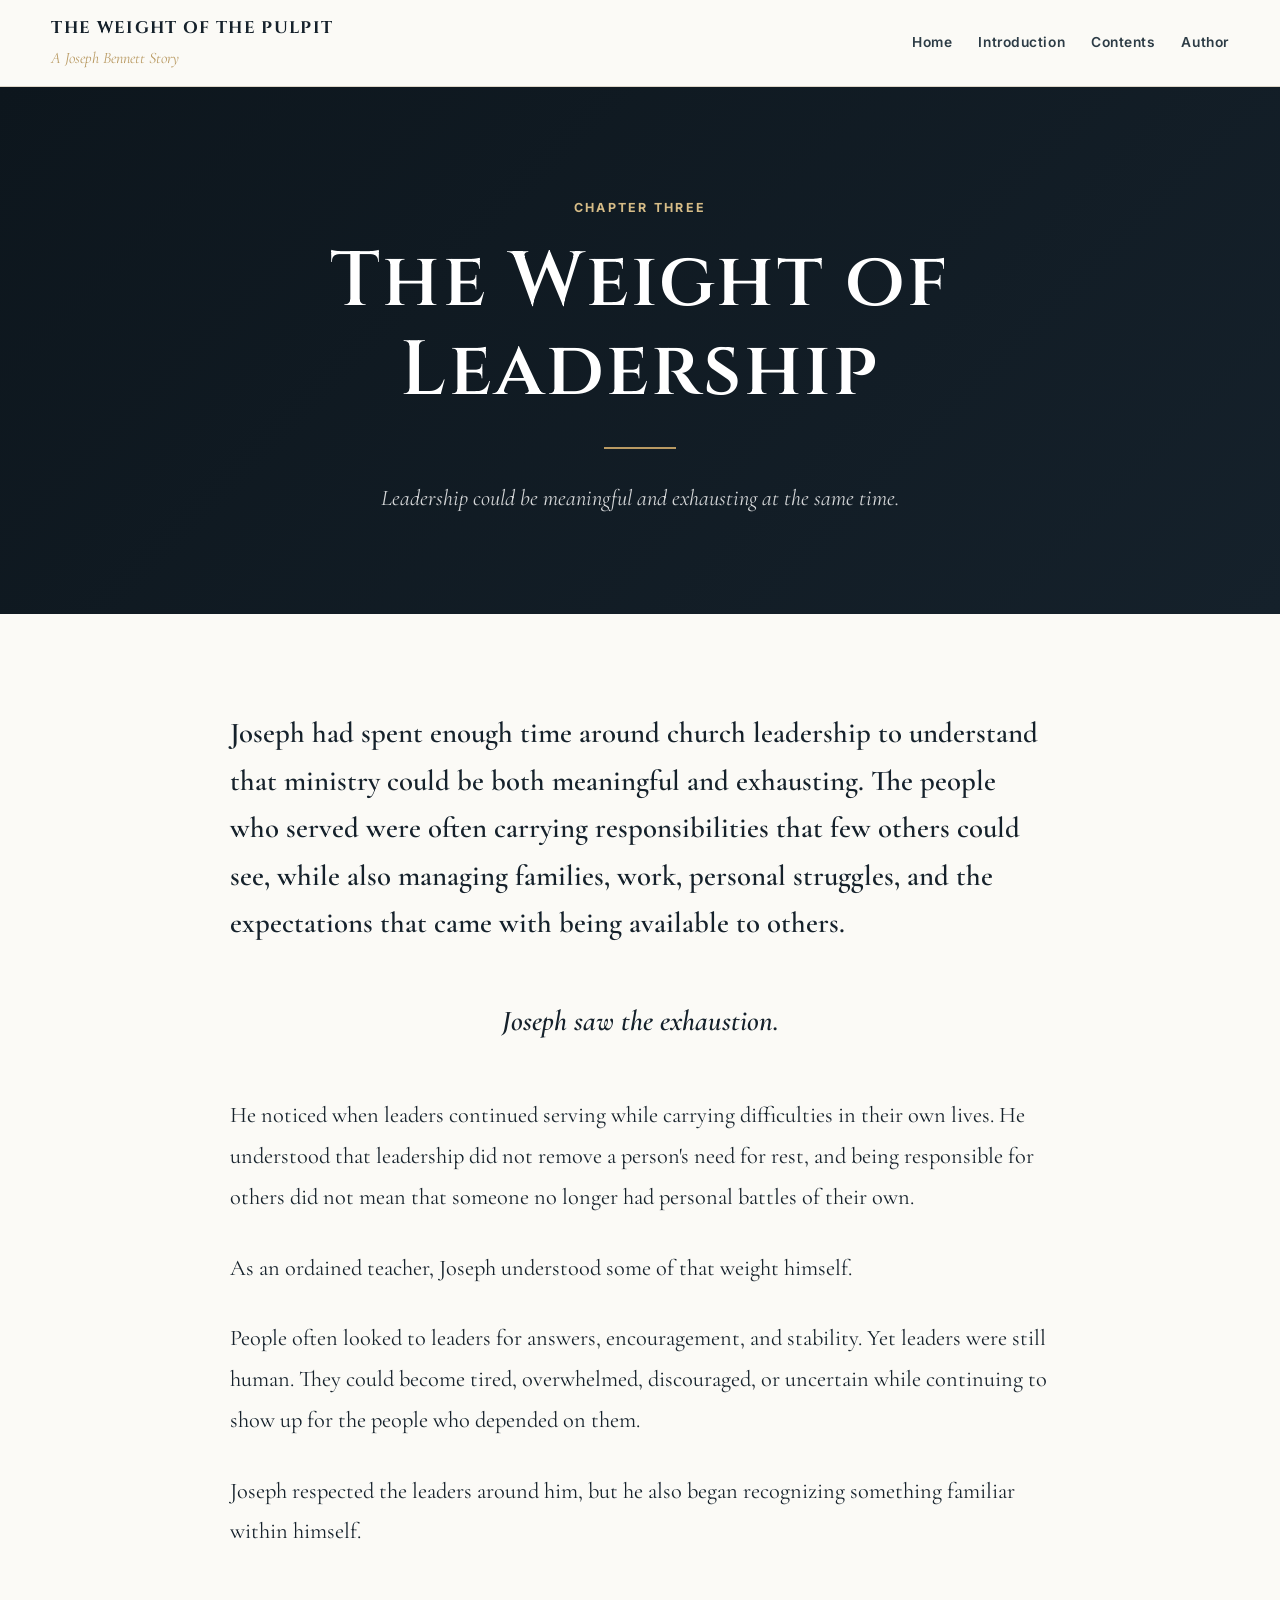
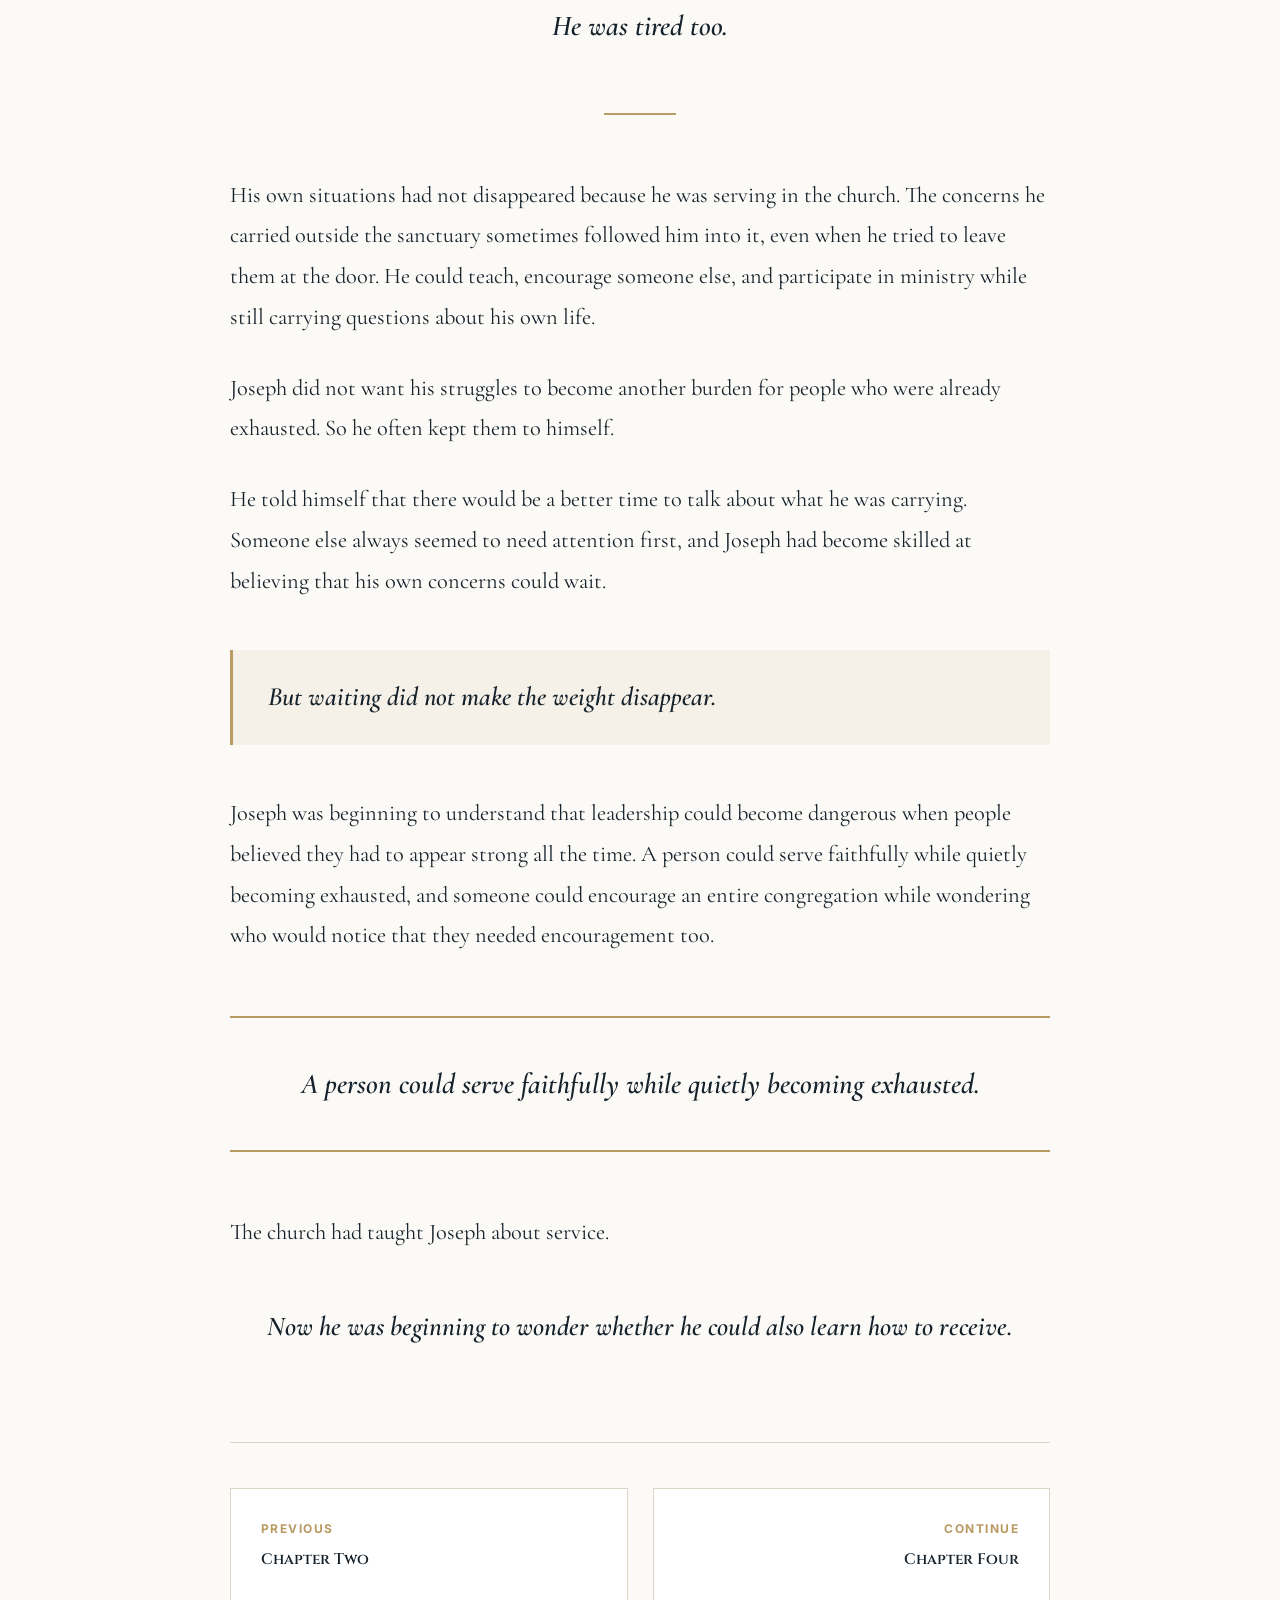
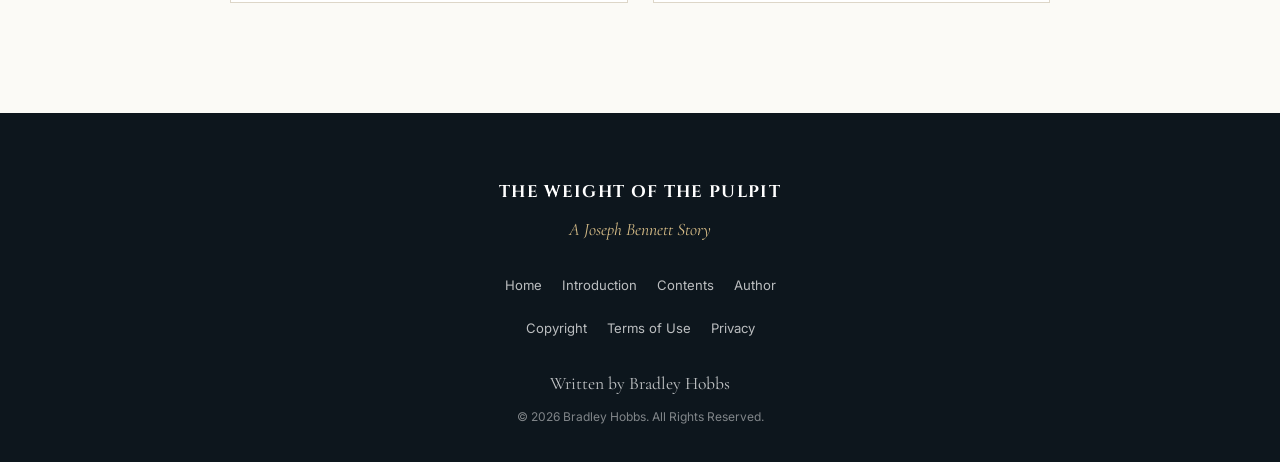
<file: chapter-3.html>
<!DOCTYPE html>

<html lang="en">

<head>

  <meta charset="UTF-8">

  <meta
    name="viewport"
    content="width=device-width, initial-scale=1.0">

  <title>
    Chapter Three | The Weight of Leadership
  </title>

  <meta
    name="description"
    content="Read Chapter Three, The Weight of Leadership, from The Weight of the Pulpit: A Joseph Bennett Story by Bradley Hobbs.">

  <meta
    name="author"
    content="Bradley Hobbs">


  <!-- ======================================================
       FONTS
  ======================================================= -->

  <link
    rel="preconnect"
    href="https://fonts.googleapis.com">

  <link
    rel="preconnect"
    href="https://fonts.gstatic.com"
    crossorigin>

  <link
    href="https://fonts.googleapis.com/css2?family=Cinzel:wght@400;500;600;700&family=Cormorant+Garamond:ital,wght@0,400;0,500;0,600;0,700;1,400;1,500;1,600&family=Inter:wght@400;500;600;700&display=swap"
    rel="stylesheet">


  <!-- ======================================================
       CHAPTER THREE STYLES
  ======================================================= -->

  <link
    rel="stylesheet"
    href="css/chapter-3.css">

</head>


<body>


  <!-- ======================================================
       SITE HEADER
  ======================================================= -->

  <header class="site-header">

    <div class="nav-container">


      <a
        href="index.html"
        class="site-brand"
        aria-label="The Weight of the Pulpit Home">


        <span class="brand-main">

          THE WEIGHT OF THE PULPIT

        </span>


        <span class="brand-subtitle">

          A Joseph Bennett Story

        </span>


      </a>


      <button
        class="menu-toggle"
        type="button"
        aria-label="Open navigation"
        aria-expanded="false">


        <span></span>

        <span></span>

        <span></span>


      </button>


      <nav
        class="site-navigation"
        aria-label="Main Navigation">


        <a href="index.html">

          Home

        </a>


        <a href="introduction.html">

          Introduction

        </a>


        <a href="contents.html">

          Contents

        </a>


        <a href="author.html">

          Author

        </a>


      </nav>


    </div>

  </header>


  <main>


    <!-- ======================================================
         CHAPTER HERO
    ======================================================= -->

    <section class="chapter-hero">


      <div class="chapter-hero-content">


        <p class="chapter-label">

          Chapter Three

        </p>


        <h1>

          The Weight of Leadership

        </h1>


        <div class="hero-divider"></div>


        <p class="hero-description">

          Leadership could be meaningful and exhausting at the
          same time.

        </p>


      </div>


    </section>


    <!-- ======================================================
         CHAPTER CONTENT
    ======================================================= -->

    <section class="chapter-section">


      <article class="chapter-content">


        <p>
          Joseph had spent enough time around church leadership to understand that ministry could be both meaningful and exhausting. The people who served were often carrying responsibilities that few others could see, while also managing families, work, personal struggles, and the expectations that came with being available to others.
        </p>


        <p class="emphasis-line">
          Joseph saw the exhaustion.
        </p>


        <p>
          He noticed when leaders continued serving while carrying difficulties in their own lives. He understood that leadership did not remove a person's need for rest, and being responsible for others did not mean that someone no longer had personal battles of their own.
        </p>


        <p>
          As an ordained teacher, Joseph understood some of that weight himself.
        </p>


        <p>
          People often looked to leaders for answers, encouragement, and stability. Yet leaders were still human. They could become tired, overwhelmed, discouraged, or uncertain while continuing to show up for the people who depended on them.
        </p>


        <p>
          Joseph respected the leaders around him, but he also began recognizing something familiar within himself.
        </p>


        <p class="emphasis-line">
          He was tired too.
        </p>


        <div class="chapter-divider"></div>


        <p>
          His own situations had not disappeared because he was serving in the church. The concerns he carried outside the sanctuary sometimes followed him into it, even when he tried to leave them at the door. He could teach, encourage someone else, and participate in ministry while still carrying questions about his own life.
        </p>


        <p>
          Joseph did not want his struggles to become another burden for people who were already exhausted. So he often kept them to himself.
        </p>


        <p>
          He told himself that there would be a better time to talk about what he was carrying. Someone else always seemed to need attention first, and Joseph had become skilled at believing that his own concerns could wait.
        </p>


        <p class="reflection-line">
          But waiting did not make the weight disappear.
        </p>


        <p>
          Joseph was beginning to understand that leadership could become dangerous when people believed they had to appear strong all the time. A person could serve faithfully while quietly becoming exhausted, and someone could encourage an entire congregation while wondering who would notice that they needed encouragement too.
        </p>


        <!-- ==================================================
             FEATURED REFLECTION
        =================================================== -->

        <blockquote class="featured-reflection">


          <p>
            A person could serve faithfully while quietly becoming exhausted.
          </p>


        </blockquote>


        <p>
          The church had taught Joseph about service.
        </p>


        <p class="chapter-closing">
          Now he was beginning to wonder whether he could also learn how to receive.
        </p>


        <!-- ==================================================
             CHAPTER NAVIGATION
        =================================================== -->

        <nav
          class="chapter-navigation"
          aria-label="Chapter Navigation">


          <a
            href="chapter-2.html"
            class="navigation-link previous">


            <span>

              Previous

            </span>


            <strong>

              Chapter Two

            </strong>


          </a>


          <a
            href="chapter-4.html"
            class="navigation-link next">


            <span>

              Continue

            </span>


            <strong>

              Chapter Four

            </strong>


          </a>


        </nav>


      </article>


    </section>


  </main>


  <!-- ======================================================
       FOOTER
  ======================================================= -->

  <footer class="site-footer">


    <div class="footer-content">


      <div class="footer-brand">


        <strong>

          THE WEIGHT OF THE PULPIT

        </strong>


        <span>

          A Joseph Bennett Story

        </span>


      </div>


      <!-- ==================================================
           BOOK NAVIGATION
      =================================================== -->

      <nav
        class="footer-links"
        aria-label="Book Navigation">


        <a href="index.html">

          Home

        </a>


        <a href="introduction.html">

          Introduction

        </a>


        <a href="contents.html">

          Contents

        </a>


        <a href="author.html">

          Author

        </a>


      </nav>


      <!-- ==================================================
           LEGAL NAVIGATION
      =================================================== -->

      <nav
        class="footer-legal"
        aria-label="Legal Navigation">


        <a href="copyright.html">

          Copyright

        </a>


        <a href="terms.html">

          Terms of Use

        </a>


        <a href="privacy.html">

          Privacy

        </a>


      </nav>


      <p class="footer-author">

        Written by Bradley Hobbs

      </p>


      <p class="footer-copyright">

        © 2026 Bradley Hobbs. All Rights Reserved.

      </p>


    </div>


  </footer>


  <!-- ======================================================
       CHAPTER THREE JAVASCRIPT
  ======================================================= -->

  <script src="js/chapter-3.js"></script>


</body>

</html>
</file>
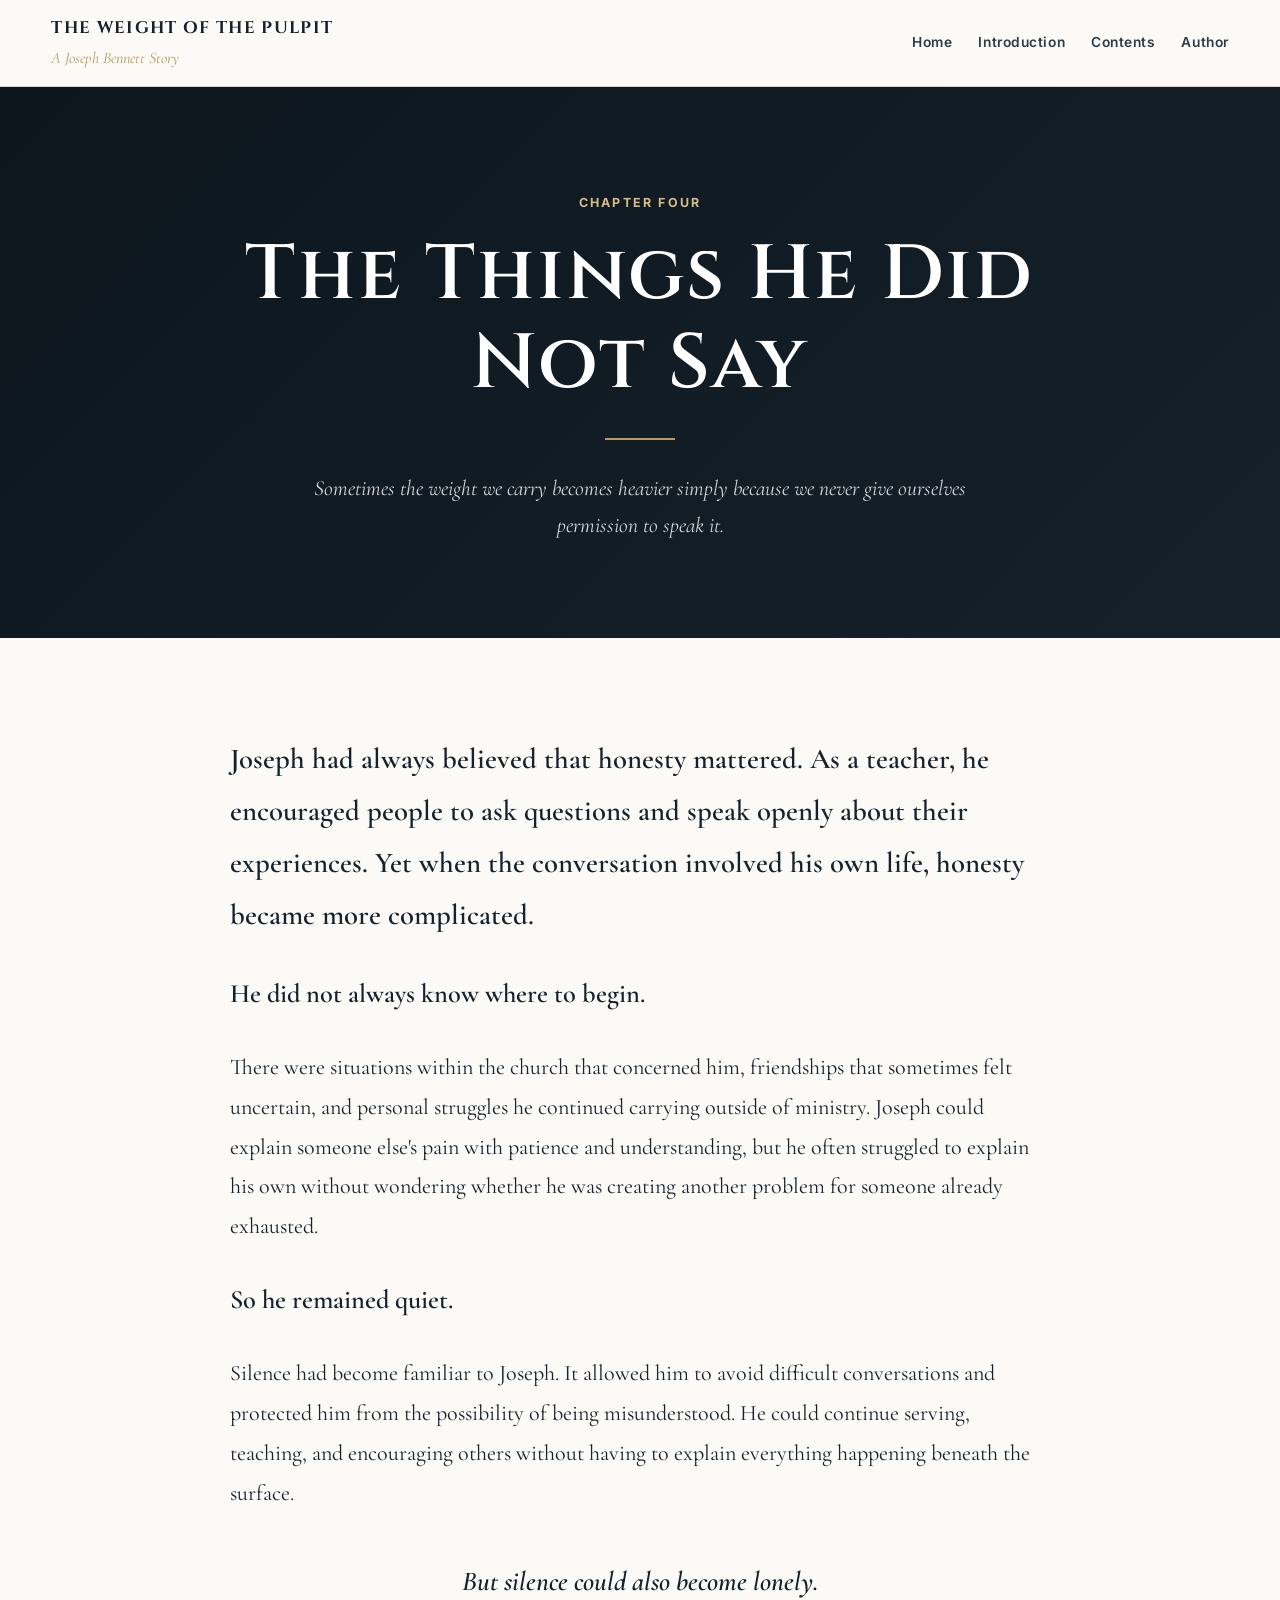
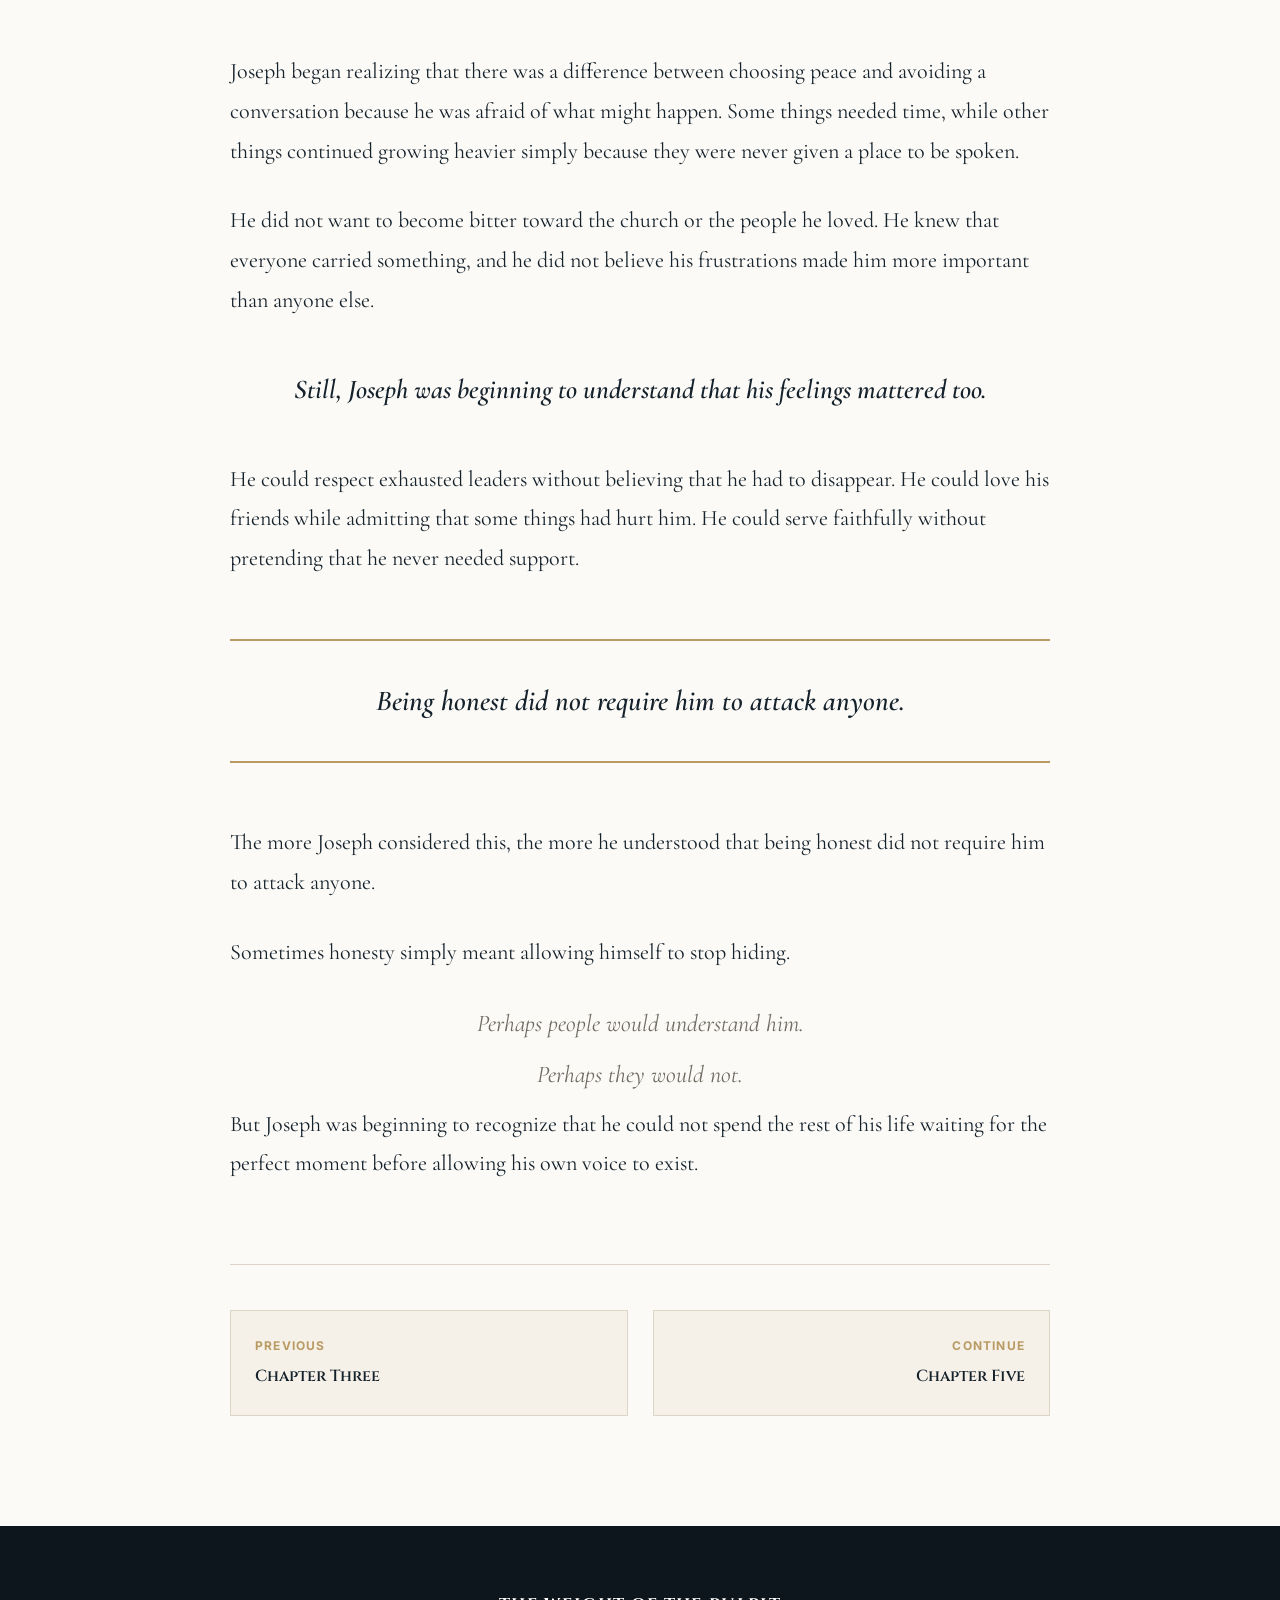
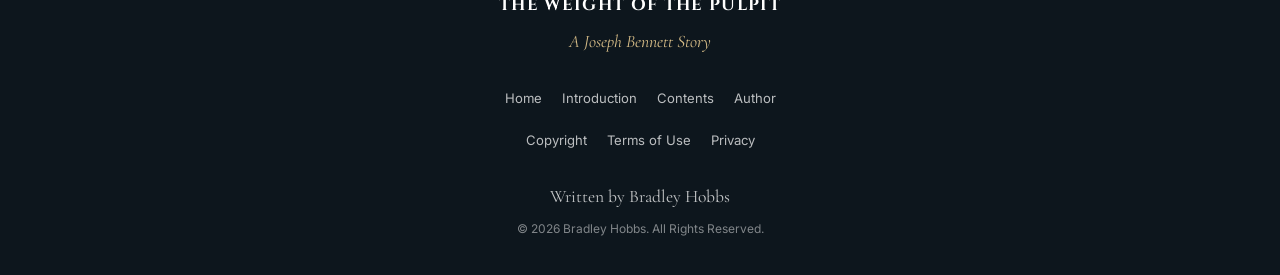
<file: chapter-4.html>
<!DOCTYPE html>

<html lang="en">

<head>

  <meta charset="UTF-8">

  <meta
    name="viewport"
    content="width=device-width, initial-scale=1.0">

  <title>
    Chapter Four | The Weight of the Pulpit
  </title>

  <meta
    name="description"
    content="Read Chapter Four, The Things He Did Not Say, from The Weight of the Pulpit: A Joseph Bennett Story by Bradley Hobbs.">

  <meta
    name="author"
    content="Bradley Hobbs">


  <!-- ======================================================
       FONTS
  ======================================================= -->

  <link
    rel="preconnect"
    href="https://fonts.googleapis.com">

  <link
    rel="preconnect"
    href="https://fonts.gstatic.com"
    crossorigin>

  <link
    href="https://fonts.googleapis.com/css2?family=Cinzel:wght@400;500;600;700&family=Cormorant+Garamond:ital,wght@0,400;0,500;0,600;0,700;1,400;1,500;1,600&family=Inter:wght@400;500;600;700&display=swap"
    rel="stylesheet">


  <!-- ======================================================
       CHAPTER FOUR STYLES
  ======================================================= -->

  <link
    rel="stylesheet"
    href="css/chapter-4.css">

</head>


<body>


  <!-- ======================================================
       SITE HEADER
  ======================================================= -->

  <header class="site-header">

    <div class="nav-container">


      <a
        href="index.html"
        class="site-brand"
        aria-label="The Weight of the Pulpit Home">


        <span class="brand-main">

          THE WEIGHT OF THE PULPIT

        </span>


        <span class="brand-subtitle">

          A Joseph Bennett Story

        </span>


      </a>


      <button
        class="menu-toggle"
        type="button"
        aria-label="Open navigation"
        aria-expanded="false">


        <span></span>

        <span></span>

        <span></span>


      </button>


      <nav
        class="site-navigation"
        aria-label="Main Navigation">


        <a href="index.html">

          Home

        </a>


        <a href="introduction.html">

          Introduction

        </a>


        <a href="contents.html">

          Contents

        </a>


        <a href="author.html">

          Author

        </a>


      </nav>


    </div>

  </header>


  <main>


    <!-- ======================================================
         CHAPTER HERO
    ======================================================= -->

    <section class="chapter-hero">


      <div class="chapter-hero-content">


        <p class="chapter-label">

          Chapter Four

        </p>


        <h1>

          The Things He Did Not Say

        </h1>


        <div class="hero-divider"></div>


        <p class="hero-description">

          Sometimes the weight we carry becomes heavier simply
          because we never give ourselves permission to speak it.

        </p>


      </div>


    </section>


    <!-- ======================================================
         CHAPTER CONTENT
    ======================================================= -->

    <section class="chapter-section">


      <article class="chapter-content">


        <p>
          Joseph had always believed that honesty mattered. As a teacher, he encouraged people to ask questions and speak openly about their experiences. Yet when the conversation involved his own life, honesty became more complicated.
        </p>


        <p class="emphasis-line">
          He did not always know where to begin.
        </p>


        <p>
          There were situations within the church that concerned him, friendships that sometimes felt uncertain, and personal struggles he continued carrying outside of ministry. Joseph could explain someone else's pain with patience and understanding, but he often struggled to explain his own without wondering whether he was creating another problem for someone already exhausted.
        </p>


        <p class="emphasis-line">
          So he remained quiet.
        </p>


        <p>
          Silence had become familiar to Joseph. It allowed him to avoid difficult conversations and protected him from the possibility of being misunderstood. He could continue serving, teaching, and encouraging others without having to explain everything happening beneath the surface.
        </p>


        <p class="reflection-line">
          But silence could also become lonely.
        </p>


        <p>
          Joseph began realizing that there was a difference between choosing peace and avoiding a conversation because he was afraid of what might happen. Some things needed time, while other things continued growing heavier simply because they were never given a place to be spoken.
        </p>


        <p>
          He did not want to become bitter toward the church or the people he loved. He knew that everyone carried something, and he did not believe his frustrations made him more important than anyone else.
        </p>


        <p class="reflection-line">
          Still, Joseph was beginning to understand that his feelings mattered too.
        </p>


        <p>
          He could respect exhausted leaders without believing that he had to disappear. He could love his friends while admitting that some things had hurt him. He could serve faithfully without pretending that he never needed support.
        </p>


        <!-- ==================================================
             FEATURED REFLECTION
        =================================================== -->

        <blockquote class="featured-reflection">


          <p>
            Being honest did not require him to attack anyone.
          </p>


        </blockquote>


        <p>
          The more Joseph considered this, the more he understood that being honest did not require him to attack anyone.
        </p>


        <p>
          Sometimes honesty simply meant allowing himself to stop hiding.
        </p>


        <p class="closing-line">
          Perhaps people would understand him.
        </p>


        <p class="closing-line">
          Perhaps they would not.
        </p>


        <p>
          But Joseph was beginning to recognize that he could not spend the rest of his life waiting for the perfect moment before allowing his own voice to exist.
        </p>


        <!-- ==================================================
             CHAPTER NAVIGATION
        =================================================== -->

        <nav
          class="chapter-navigation"
          aria-label="Chapter Navigation">


          <a
            href="chapter-3.html"
            class="navigation-link previous">


            <span>

              Previous

            </span>


            <strong>

              Chapter Three

            </strong>


          </a>


          <a
            href="chapter-5.html"
            class="navigation-link next">


            <span>

              Continue

            </span>


            <strong>

              Chapter Five

            </strong>


          </a>


        </nav>


      </article>


    </section>


  </main>


  <!-- ======================================================
       FOOTER
  ======================================================= -->

  <footer class="site-footer">


    <div class="footer-content">


      <div class="footer-brand">


        <strong>

          THE WEIGHT OF THE PULPIT

        </strong>


        <span>

          A Joseph Bennett Story

        </span>


      </div>


      <nav
        class="footer-links"
        aria-label="Book Navigation">


        <a href="index.html">

          Home

        </a>


        <a href="introduction.html">

          Introduction

        </a>


        <a href="contents.html">

          Contents

        </a>


        <a href="author.html">

          Author

        </a>


      </nav>


      <nav
        class="footer-legal"
        aria-label="Legal Navigation">


        <a href="copyright.html">

          Copyright

        </a>


        <a href="terms.html">

          Terms of Use

        </a>


        <a href="privacy.html">

          Privacy

        </a>


      </nav>


      <p class="footer-author">

        Written by Bradley Hobbs

      </p>


      <p class="footer-copyright">

        © 2026 Bradley Hobbs. All Rights Reserved.

      </p>


    </div>


  </footer>


  <!-- ======================================================
       CHAPTER FOUR JAVASCRIPT
  ======================================================= -->

  <script src="js/chapter-4.js"></script>


</body>

</html>
</file>
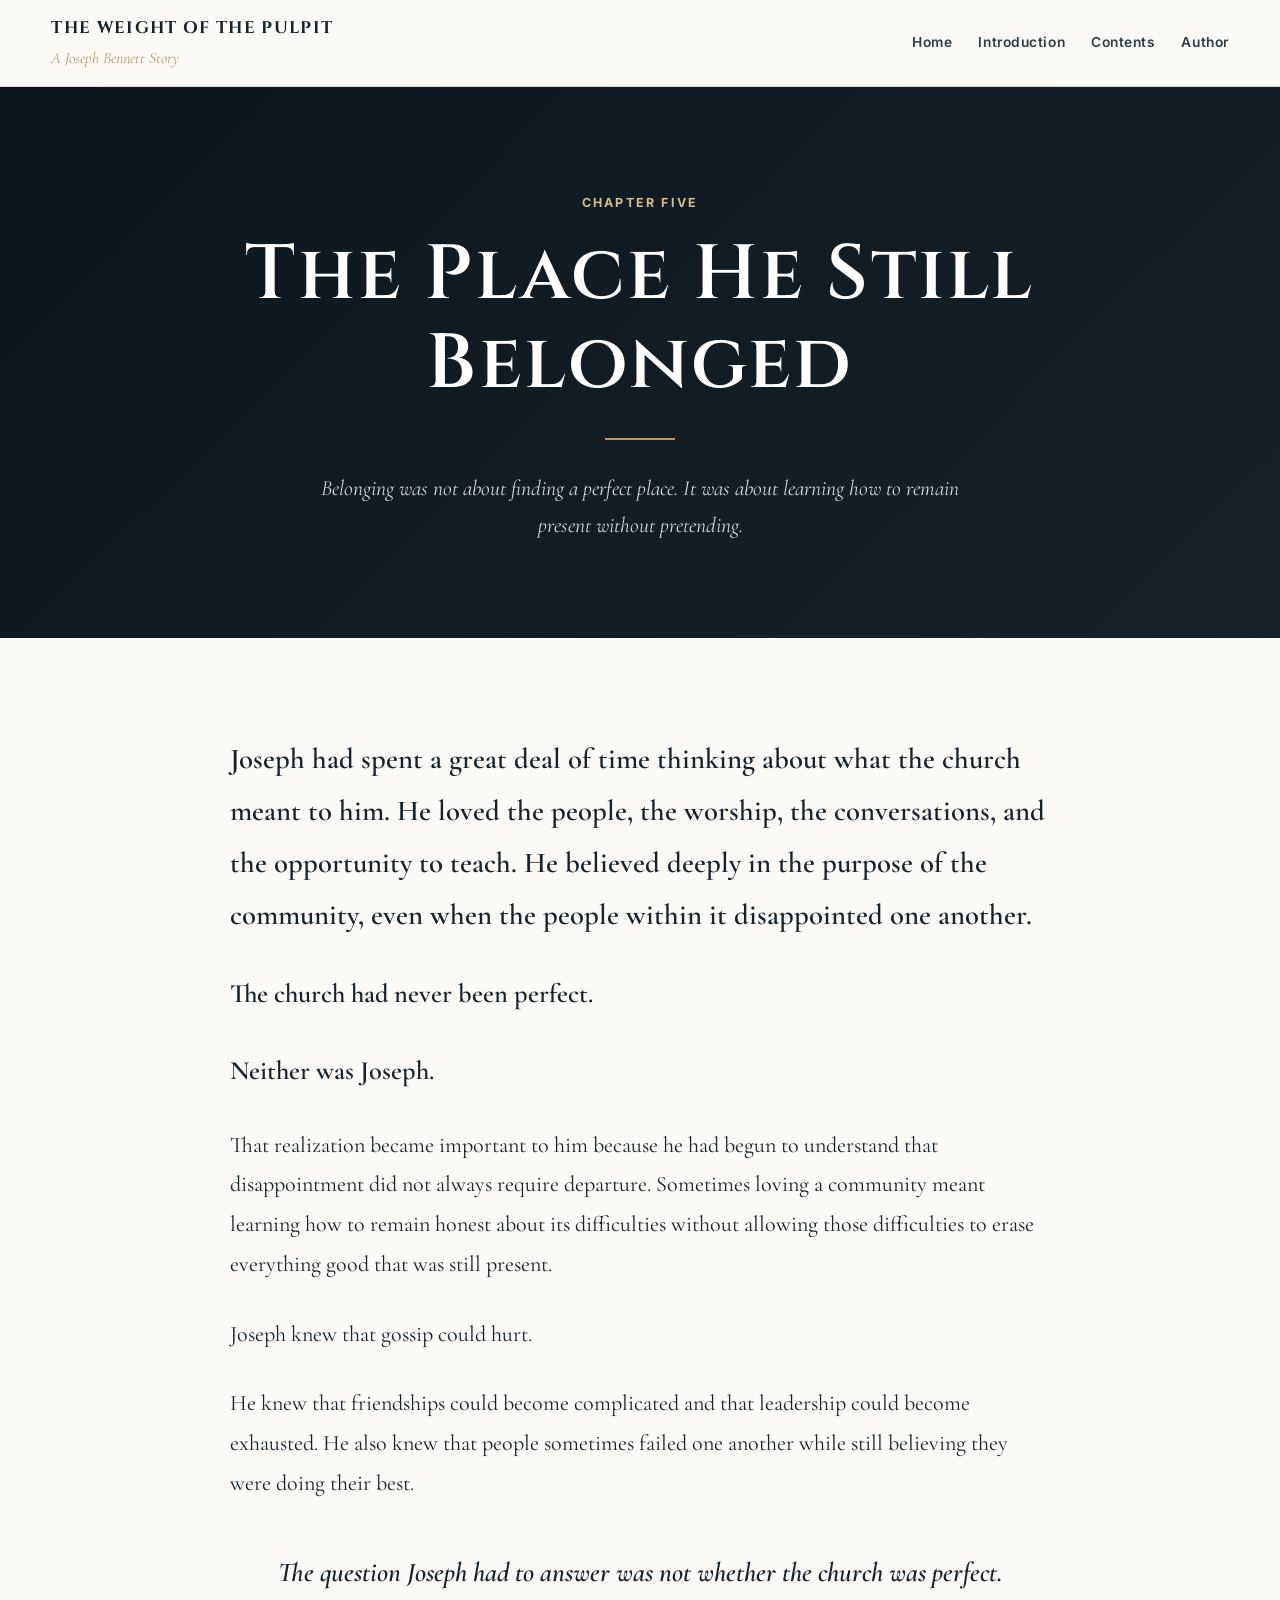
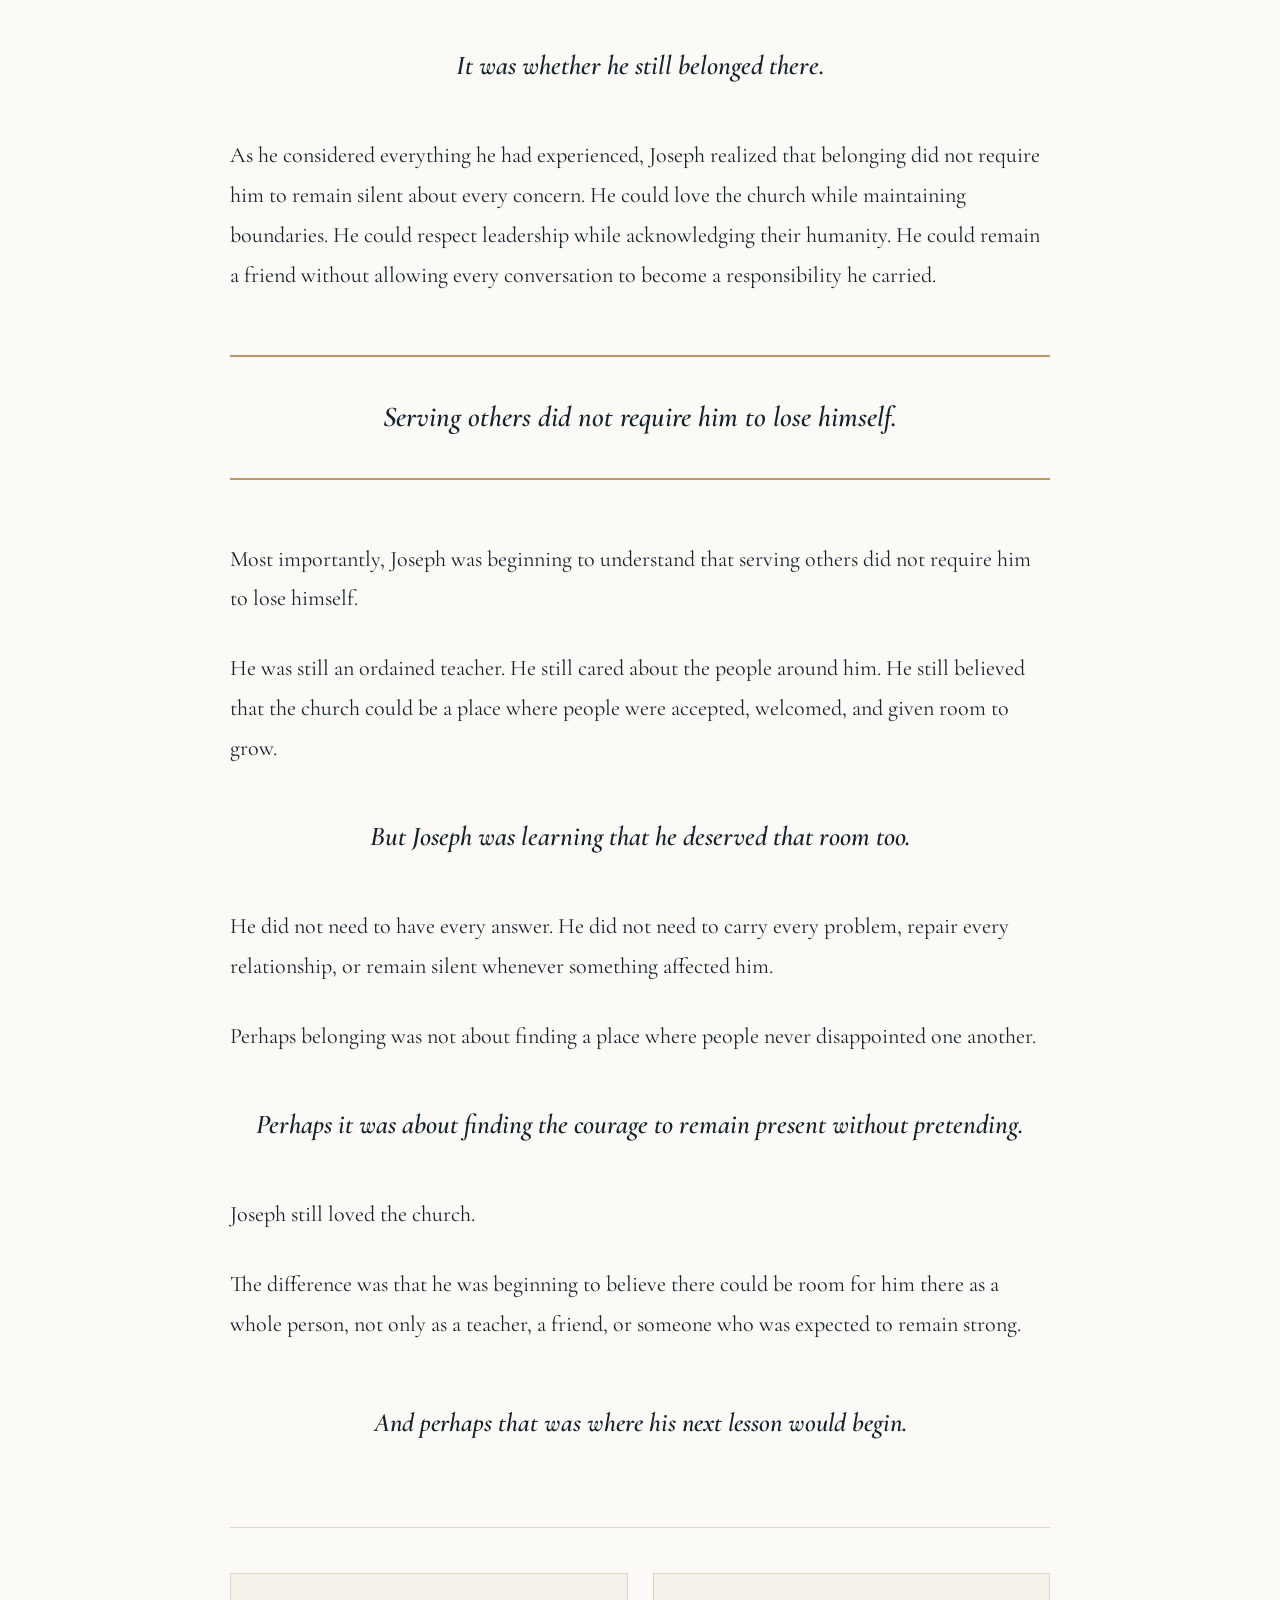
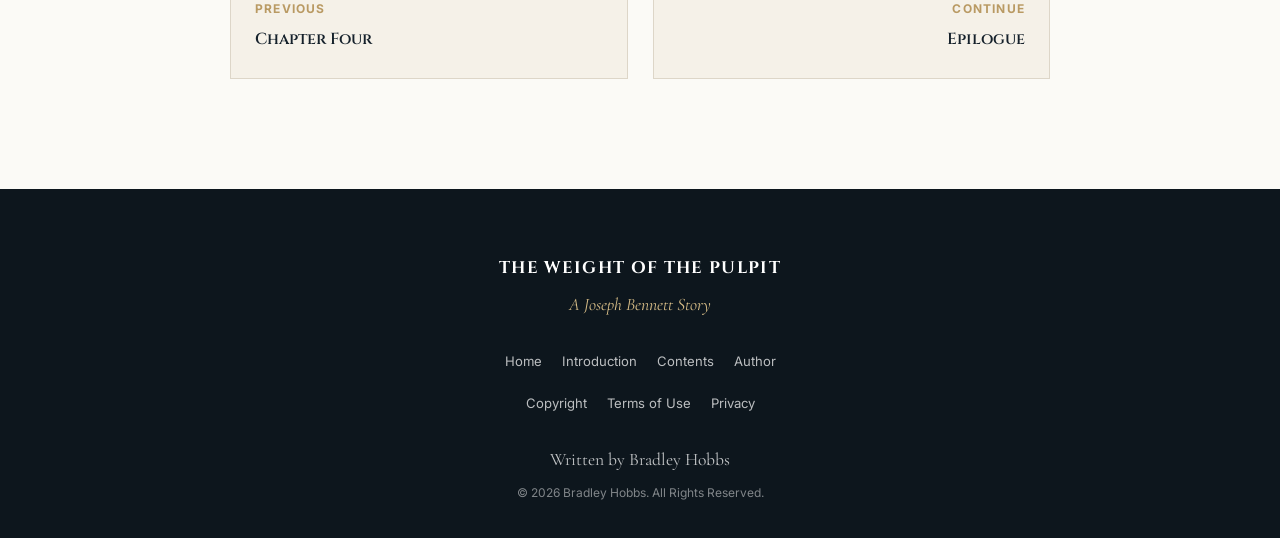
<file: chapter-5.html>
<!DOCTYPE html>

<html lang="en">

<head>

  <meta charset="UTF-8">

  <meta
    name="viewport"
    content="width=device-width, initial-scale=1.0">

  <title>
    Chapter Five | The Weight of the Pulpit
  </title>

  <meta
    name="description"
    content="Read Chapter Five, The Place He Still Belonged, from The Weight of the Pulpit: A Joseph Bennett Story by Bradley Hobbs.">

  <meta
    name="author"
    content="Bradley Hobbs">


  <!-- ======================================================
       FONTS
  ======================================================= -->

  <link
    rel="preconnect"
    href="https://fonts.googleapis.com">

  <link
    rel="preconnect"
    href="https://fonts.gstatic.com"
    crossorigin>

  <link
    href="https://fonts.googleapis.com/css2?family=Cinzel:wght@400;500;600;700&family=Cormorant+Garamond:ital,wght@0,400;0,500;0,600;0,700;1,400;1,500;1,600&family=Inter:wght@400;500;600;700&display=swap"
    rel="stylesheet">


  <!-- ======================================================
       CHAPTER FIVE STYLES
  ======================================================= -->

  <link
    rel="stylesheet"
    href="css/chapter-5.css">

</head>


<body>


  <!-- ======================================================
       SITE HEADER
  ======================================================= -->

  <header class="site-header">

    <div class="nav-container">


      <a
        href="index.html"
        class="site-brand"
        aria-label="The Weight of the Pulpit Home">


        <span class="brand-main">

          THE WEIGHT OF THE PULPIT

        </span>


        <span class="brand-subtitle">

          A Joseph Bennett Story

        </span>


      </a>


      <button
        class="menu-toggle"
        type="button"
        aria-label="Open navigation"
        aria-expanded="false">


        <span></span>

        <span></span>

        <span></span>


      </button>


      <nav
        class="site-navigation"
        aria-label="Main Navigation">


        <a href="index.html">

          Home

        </a>


        <a href="introduction.html">

          Introduction

        </a>


        <a href="contents.html">

          Contents

        </a>


        <a href="author.html">

          Author

        </a>


      </nav>


    </div>

  </header>


  <main>


    <!-- ======================================================
         CHAPTER HERO
    ======================================================= -->

    <section class="chapter-hero">


      <div class="chapter-hero-content">


        <p class="chapter-label">

          Chapter Five

        </p>


        <h1>

          The Place He Still Belonged

        </h1>


        <div class="hero-divider"></div>


        <p class="hero-description">

          Belonging was not about finding a perfect place.
          It was about learning how to remain present
          without pretending.

        </p>


      </div>


    </section>


    <!-- ======================================================
         CHAPTER CONTENT
    ======================================================= -->

    <section class="chapter-section">


      <article class="chapter-content">


        <p>
          Joseph had spent a great deal of time thinking about what the church meant to him. He loved the people, the worship, the conversations, and the opportunity to teach. He believed deeply in the purpose of the community, even when the people within it disappointed one another.
        </p>


        <p class="emphasis-line">
          The church had never been perfect.
        </p>


        <p class="emphasis-line">
          Neither was Joseph.
        </p>


        <p>
          That realization became important to him because he had begun to understand that disappointment did not always require departure. Sometimes loving a community meant learning how to remain honest about its difficulties without allowing those difficulties to erase everything good that was still present.
        </p>


        <p>
          Joseph knew that gossip could hurt.
        </p>


        <p>
          He knew that friendships could become complicated and that leadership could become exhausted. He also knew that people sometimes failed one another while still believing they were doing their best.
        </p>


        <p class="reflection-line">
          The question Joseph had to answer was not whether the church was perfect.
        </p>


        <p class="reflection-line">
          It was whether he still belonged there.
        </p>


        <p>
          As he considered everything he had experienced, Joseph realized that belonging did not require him to remain silent about every concern. He could love the church while maintaining boundaries. He could respect leadership while acknowledging their humanity. He could remain a friend without allowing every conversation to become a responsibility he carried.
        </p>


        <blockquote class="featured-reflection">


          <p>
            Serving others did not require him to lose himself.
          </p>


        </blockquote>


        <p>
          Most importantly, Joseph was beginning to understand that serving others did not require him to lose himself.
        </p>


        <p>
          He was still an ordained teacher. He still cared about the people around him. He still believed that the church could be a place where people were accepted, welcomed, and given room to grow.
        </p>


        <p class="reflection-line">
          But Joseph was learning that he deserved that room too.
        </p>


        <p>
          He did not need to have every answer. He did not need to carry every problem, repair every relationship, or remain silent whenever something affected him.
        </p>


        <p>
          Perhaps belonging was not about finding a place where people never disappointed one another.
        </p>


        <p class="reflection-line">
          Perhaps it was about finding the courage to remain present without pretending.
        </p>


        <p>
          Joseph still loved the church.
        </p>


        <p>
          The difference was that he was beginning to believe there could be room for him there as a whole person, not only as a teacher, a friend, or someone who was expected to remain strong.
        </p>


        <p class="introduction-closing">
          And perhaps that was where his next lesson would begin.
        </p>


        <!-- ==================================================
             CHAPTER NAVIGATION
        =================================================== -->

        <nav
          class="chapter-navigation"
          aria-label="Chapter Navigation">


          <a
            href="chapter-4.html"
            class="navigation-link previous">


            <span>

              Previous

            </span>


            <strong>

              Chapter Four

            </strong>


          </a>


          <a
            href="epilogue.html"
            class="navigation-link next">


            <span>

              Continue

            </span>


            <strong>

              Epilogue

            </strong>


          </a>


        </nav>


      </article>


    </section>


  </main>


  <!-- ======================================================
       FOOTER
  ======================================================= -->

  <footer class="site-footer">


    <div class="footer-content">


      <div class="footer-brand">


        <strong>

          THE WEIGHT OF THE PULPIT

        </strong>


        <span>

          A Joseph Bennett Story

        </span>


      </div>


      <nav
        class="footer-links"
        aria-label="Book Navigation">


        <a href="index.html">

          Home

        </a>


        <a href="introduction.html">

          Introduction

        </a>


        <a href="contents.html">

          Contents

        </a>


        <a href="author.html">

          Author

        </a>


      </nav>


      <nav
        class="footer-legal"
        aria-label="Legal Navigation">


        <a href="copyright.html">

          Copyright

        </a>


        <a href="terms.html">

          Terms of Use

        </a>


        <a href="privacy.html">

          Privacy

        </a>


      </nav>


      <p class="footer-author">

        Written by Bradley Hobbs

      </p>


      <p class="footer-copyright">

        © 2026 Bradley Hobbs. All Rights Reserved.

      </p>


    </div>


  </footer>


  <!-- ======================================================
       CHAPTER FIVE JAVASCRIPT
  ======================================================= -->

  <script src="js/chapter-5.js"></script>


</body>

</html>
</file>
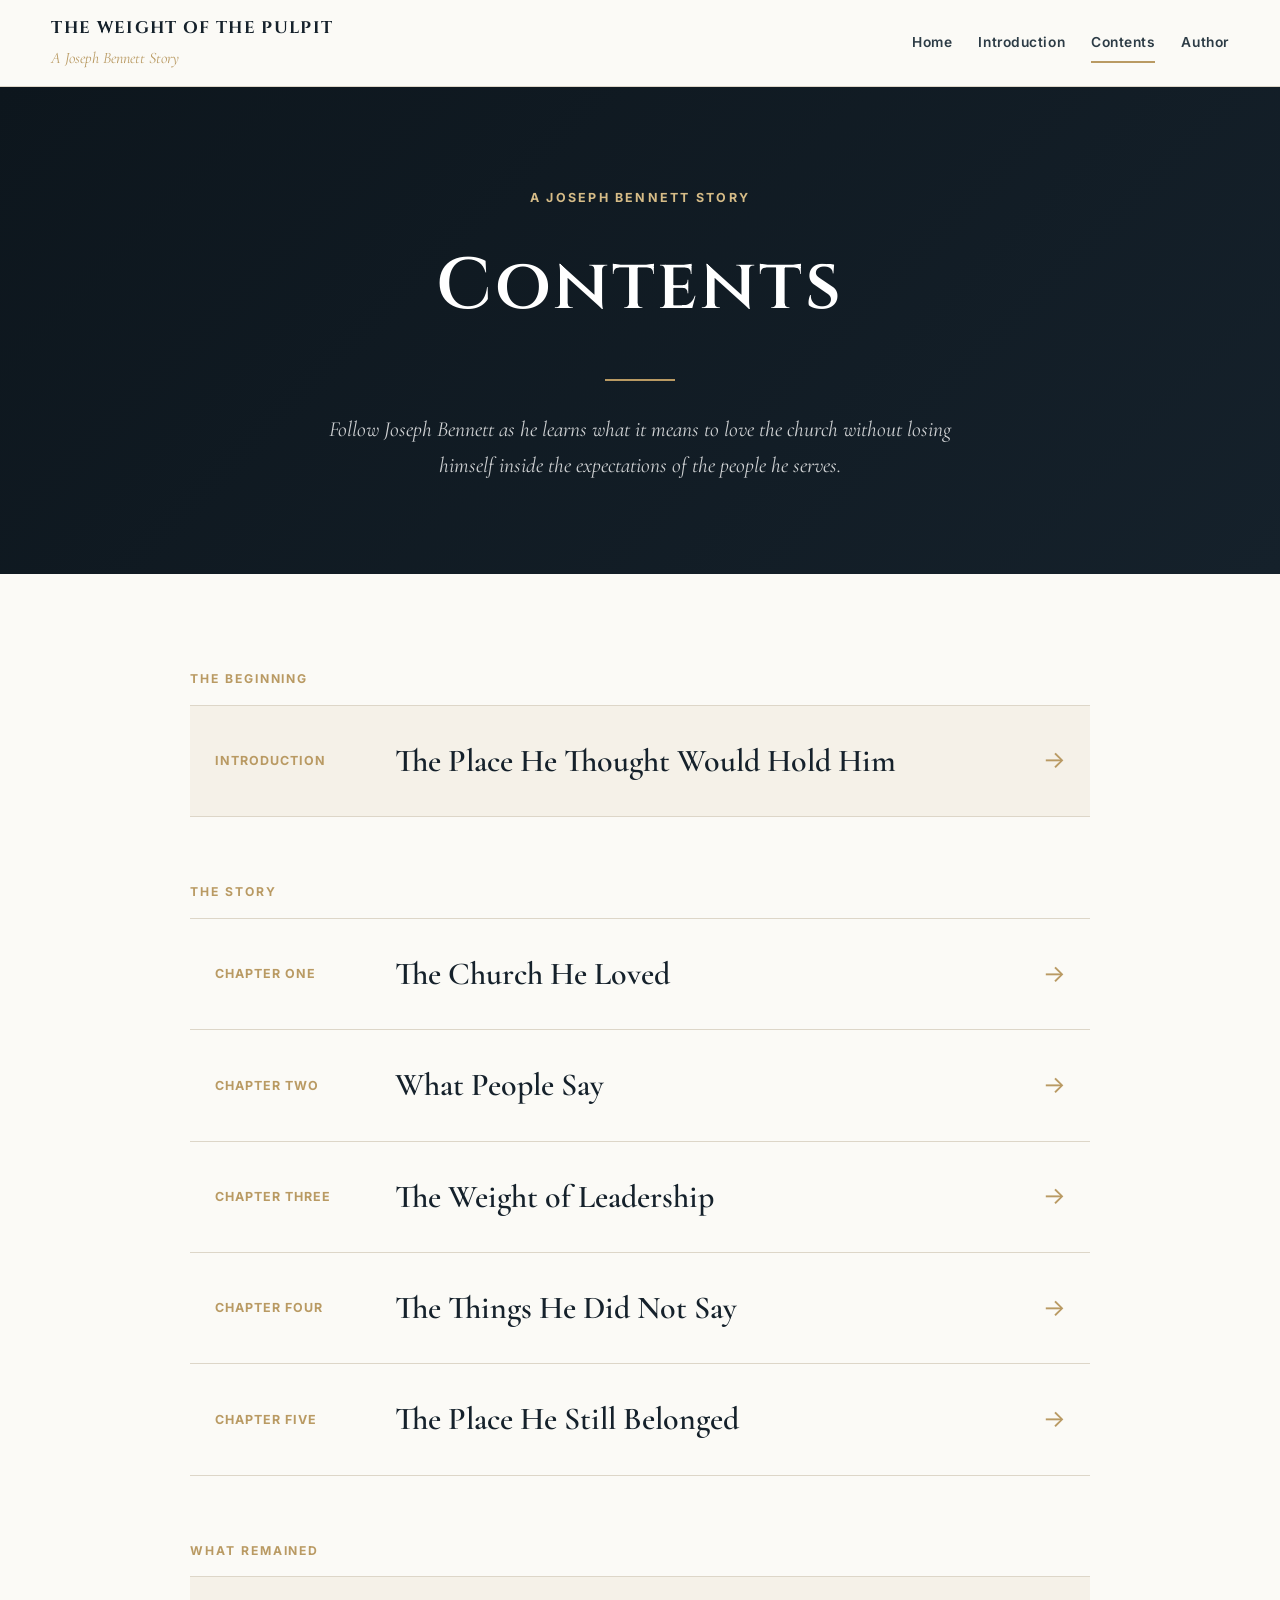
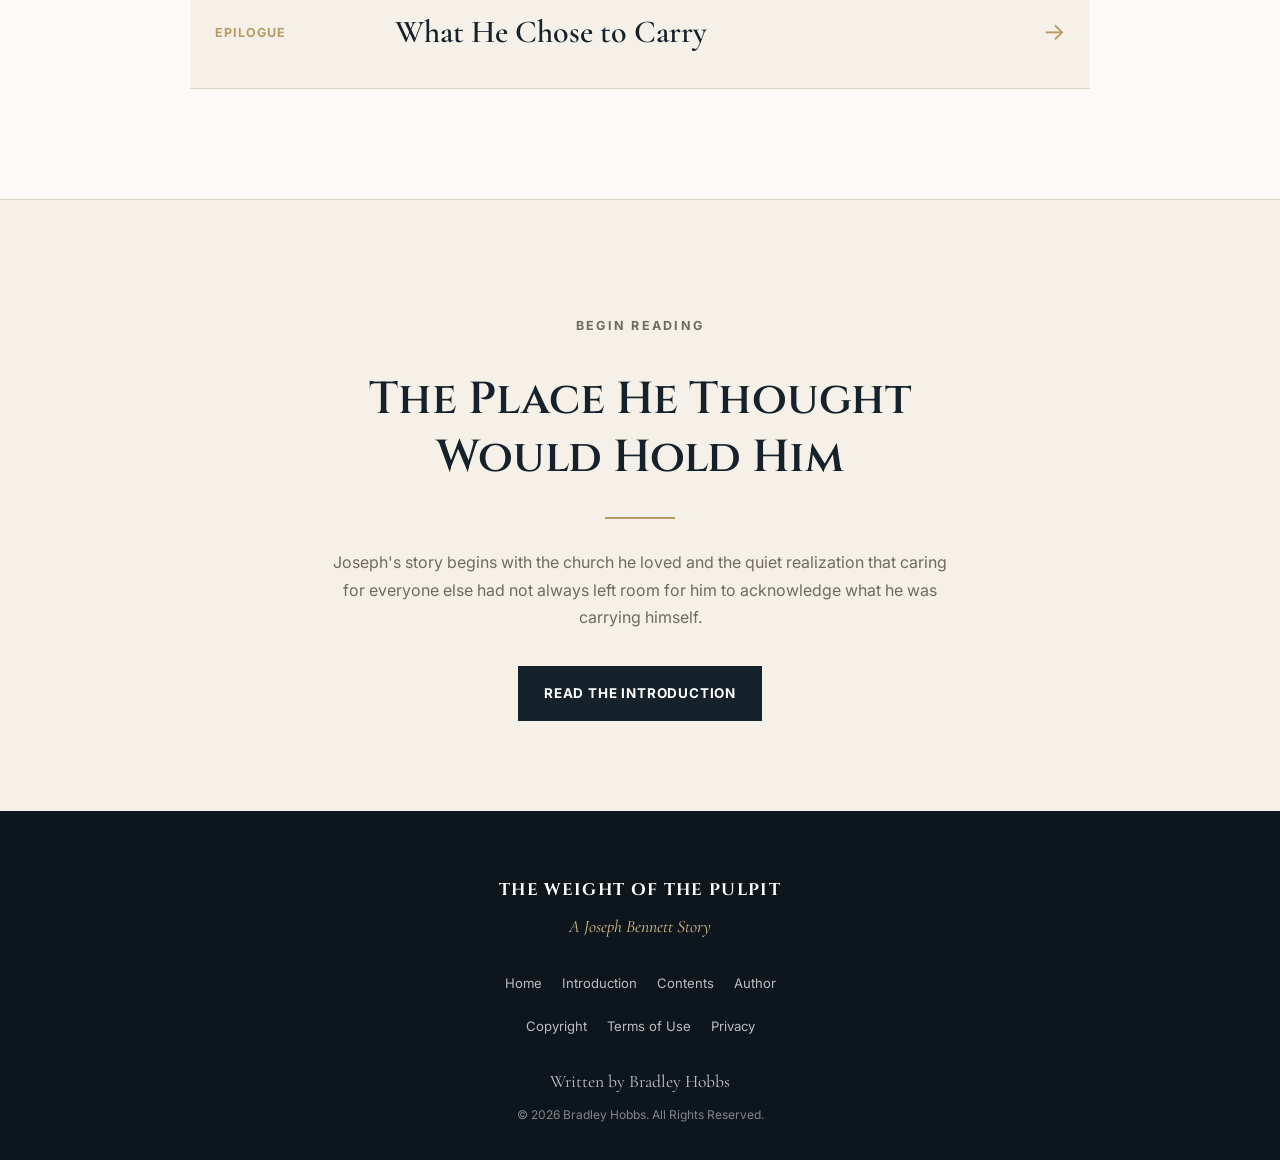
<file: contents.html>
<!DOCTYPE html>

<html lang="en">

<head>

  <meta charset="UTF-8">

  <meta
    name="viewport"
    content="width=device-width, initial-scale=1.0">

  <title>
    Contents | The Weight of the Pulpit
  </title>

  <meta
    name="description"
    content="Explore the complete contents of The Weight of the Pulpit: A Joseph Bennett Story by Bradley Hobbs.">

  <meta
    name="author"
    content="Bradley Hobbs">


  <!-- ======================================================
       FONTS
  ======================================================= -->

  <link
    rel="preconnect"
    href="https://fonts.googleapis.com">

  <link
    rel="preconnect"
    href="https://fonts.gstatic.com"
    crossorigin>

  <link
    href="https://fonts.googleapis.com/css2?family=Cinzel:wght@400;500;600;700&family=Cormorant+Garamond:ital,wght@0,400;0,500;0,600;0,700;1,400;1,500;1,600&family=Inter:wght@400;500;600;700&display=swap"
    rel="stylesheet">


  <!-- ======================================================
       CONTENTS PAGE STYLES
  ======================================================= -->

  <link
    rel="stylesheet"
    href="css/contents.css">

</head>


<body>


  <!-- ======================================================
       SITE HEADER
  ======================================================= -->

  <header class="site-header">

    <div class="nav-container">


      <a
        href="index.html"
        class="site-brand"
        aria-label="The Weight of the Pulpit Home">


        <span class="brand-main">

          THE WEIGHT OF THE PULPIT

        </span>


        <span class="brand-subtitle">

          A Joseph Bennett Story

        </span>


      </a>


      <button
        class="menu-toggle"
        type="button"
        aria-label="Open navigation"
        aria-expanded="false">


        <span></span>

        <span></span>

        <span></span>


      </button>


      <nav
        class="site-navigation"
        aria-label="Main Navigation">


        <a href="index.html">

          Home

        </a>


        <a href="introduction.html">

          Introduction

        </a>


        <a
          href="contents.html"
          aria-current="page">

          Contents

        </a>


        <a href="author.html">

          Author

        </a>


      </nav>


    </div>

  </header>


  <main>


    <!-- ======================================================
         CONTENTS HERO
    ======================================================= -->

    <section class="contents-hero">


      <div class="contents-hero-content">


        <p class="hero-eyebrow">

          A Joseph Bennett Story

        </p>


        <h1>

          Contents

        </h1>


        <div class="hero-divider"></div>


        <p>

          Follow Joseph Bennett as he learns what it means to
          love the church without losing himself inside the
          expectations of the people he serves.

        </p>


      </div>


    </section>


    <!-- ======================================================
         BOOK CONTENTS
    ======================================================= -->

    <section class="contents-section">


      <div class="contents-container">


        <!-- ==================================================
             FRONT MATTER
        =================================================== -->

        <div class="contents-group">


          <p class="contents-label">

            The Beginning

          </p>


          <a
            href="introduction.html"
            class="contents-item introduction-item">


            <span class="contents-number">

              Introduction

            </span>


            <span class="contents-title">

              The Place He Thought Would Hold Him

            </span>


            <span class="contents-arrow">

              →

            </span>


          </a>


        </div>


        <!-- ==================================================
             CHAPTERS
        =================================================== -->

        <div class="contents-group">


          <p class="contents-label">

            The Story

          </p>


          <!-- Chapter One -->

          <a
            href="chapter-1.html"
            class="contents-item">


            <span class="contents-number">

              Chapter One

            </span>


            <span class="contents-title">

              The Church He Loved

            </span>


            <span class="contents-arrow">

              →

            </span>


          </a>


          <!-- Chapter Two -->

          <a
            href="chapter-2.html"
            class="contents-item">


            <span class="contents-number">

              Chapter Two

            </span>


            <span class="contents-title">

              What People Say

            </span>


            <span class="contents-arrow">

              →

            </span>


          </a>


          <!-- Chapter Three -->

          <a
            href="chapter-3.html"
            class="contents-item">


            <span class="contents-number">

              Chapter Three

            </span>


            <span class="contents-title">

              The Weight of Leadership

            </span>


            <span class="contents-arrow">

              →

            </span>


          </a>


          <!-- Chapter Four -->

          <a
            href="chapter-4.html"
            class="contents-item">


            <span class="contents-number">

              Chapter Four

            </span>


            <span class="contents-title">

              The Things He Did Not Say

            </span>


            <span class="contents-arrow">

              →

            </span>


          </a>


          <!-- Chapter Five -->

          <a
            href="chapter-5.html"
            class="contents-item">


            <span class="contents-number">

              Chapter Five

            </span>


            <span class="contents-title">

              The Place He Still Belonged

            </span>


            <span class="contents-arrow">

              →

            </span>


          </a>


        </div>


        <!-- ==================================================
             EPILOGUE
        =================================================== -->

        <div class="contents-group final-group">


          <p class="contents-label">

            What Remained

          </p>


          <a
            href="epilogue.html"
            class="contents-item epilogue-item">


            <span class="contents-number">

              Epilogue

            </span>


            <span class="contents-title">

              What He Chose to Carry

            </span>


            <span class="contents-arrow">

              →

            </span>


          </a>


        </div>


      </div>


    </section>


    <!-- ======================================================
         CONTINUE READING
    ======================================================= -->

    <section class="continue-section">


      <div class="continue-content">


        <p class="section-eyebrow">

          Begin Reading

        </p>


        <h2>

          The Place He Thought Would Hold Him

        </h2>


        <div class="section-divider"></div>


        <p>

          Joseph's story begins with the church he loved and
          the quiet realization that caring for everyone else
          had not always left room for him to acknowledge
          what he was carrying himself.

        </p>


        <a
          href="introduction.html"
          class="primary-button">

          Read the Introduction

        </a>


      </div>


    </section>


  </main>


  <!-- ======================================================
       FOOTER
  ======================================================= -->

  <footer class="site-footer">


    <div class="footer-content">


      <div class="footer-brand">


        <strong>

          THE WEIGHT OF THE PULPIT

        </strong>


        <span>

          A Joseph Bennett Story

        </span>


      </div>


      <nav
        class="footer-links"
        aria-label="Book Navigation">


        <a href="index.html">

          Home

        </a>


        <a href="introduction.html">

          Introduction

        </a>


        <a
          href="contents.html"
          aria-current="page">

          Contents

        </a>


        <a href="author.html">

          Author

        </a>


      </nav>


      <nav
        class="footer-legal"
        aria-label="Legal Navigation">


        <a href="copyright.html">

          Copyright

        </a>


        <a href="terms.html">

          Terms of Use

        </a>


        <a href="privacy.html">

          Privacy

        </a>


      </nav>


      <p class="footer-author">

        Written by Bradley Hobbs

      </p>


      <p class="footer-copyright">

        © 2026 Bradley Hobbs. All Rights Reserved.

      </p>


    </div>


  </footer>


  <!-- ======================================================
       CONTENTS PAGE JAVASCRIPT
  ======================================================= -->

  <script src="js/contents.js"></script>


</body>

</html>
</file>
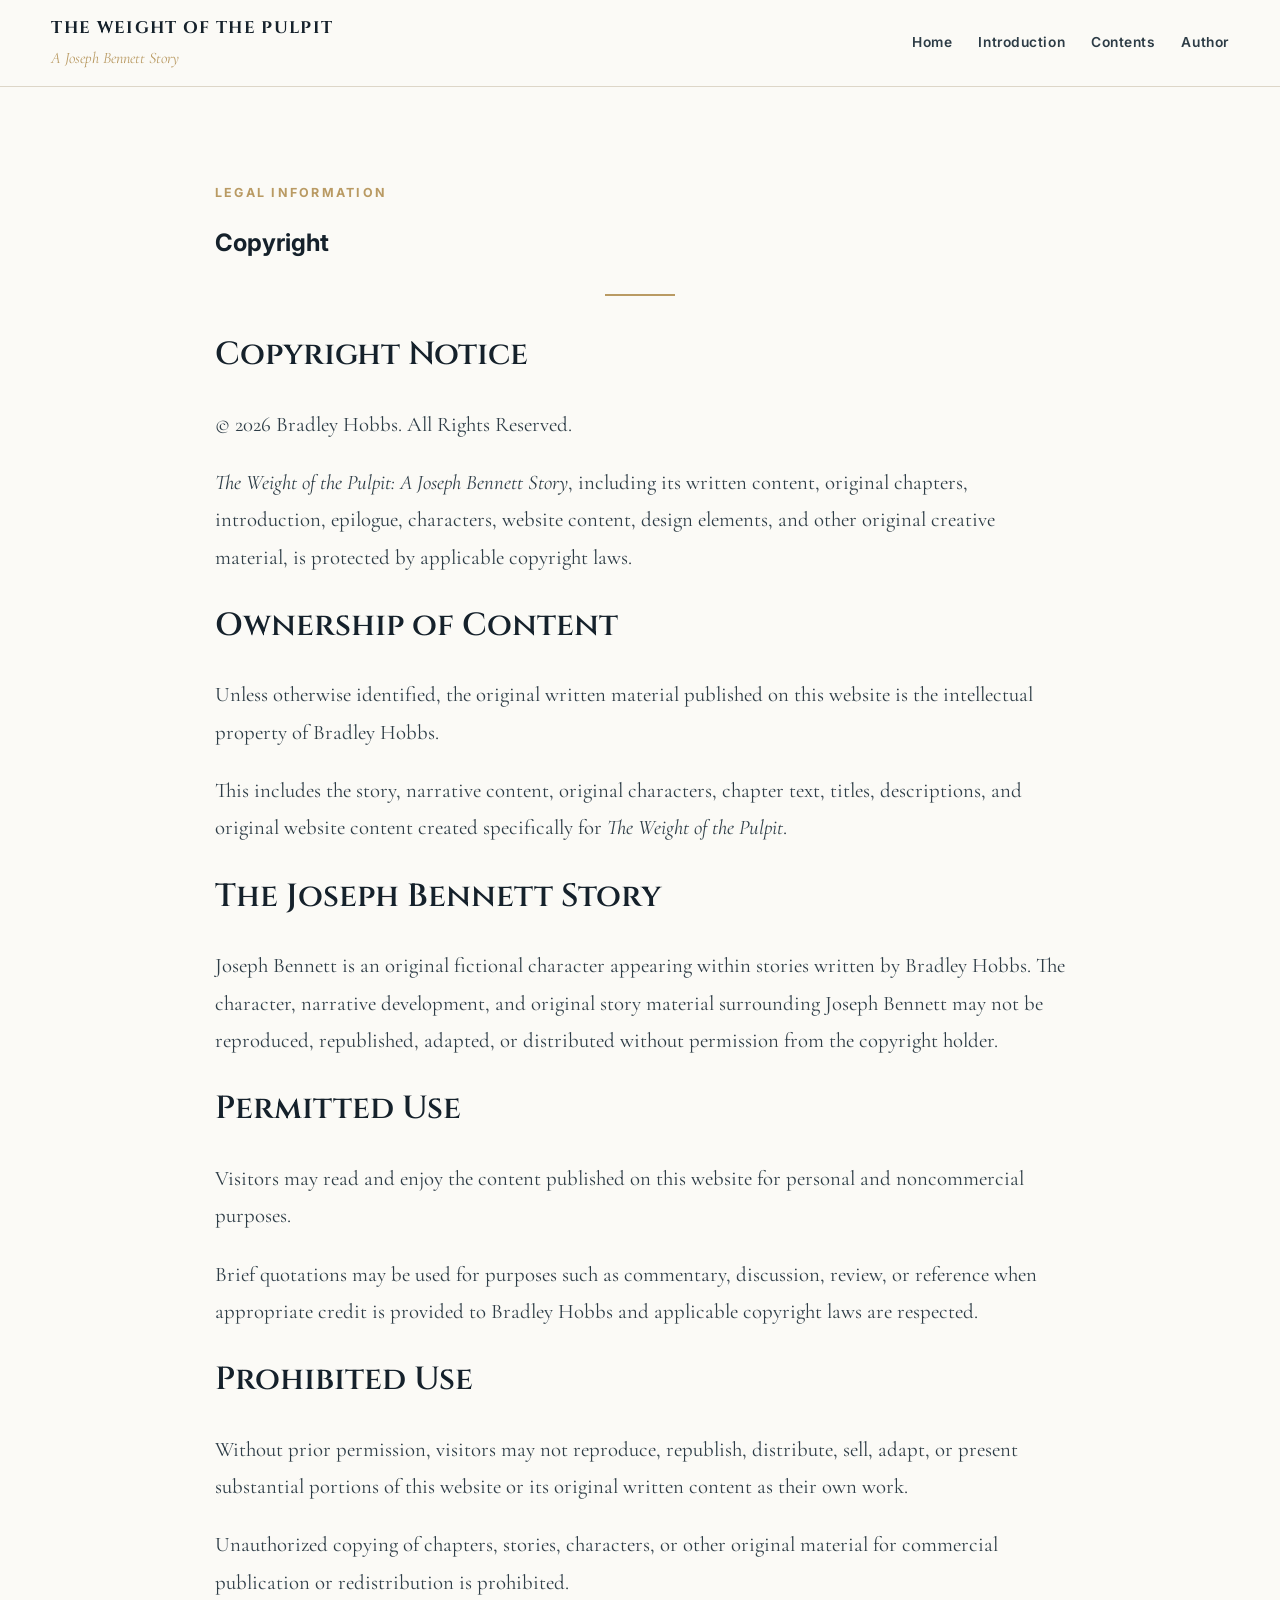
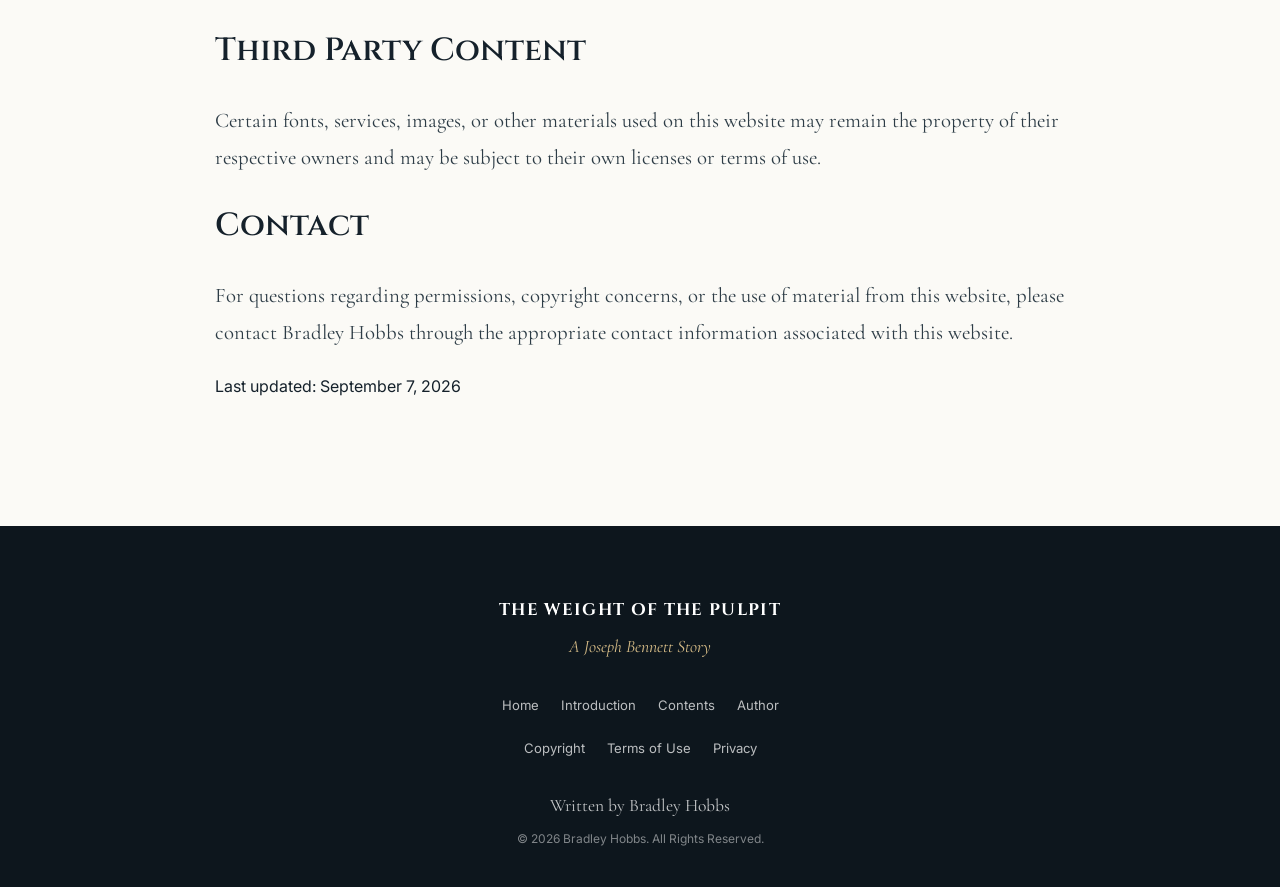
<file: copyright.html>
<!DOCTYPE html>

<html lang="en">

<head>

  <meta charset="UTF-8">

  <meta
    name="viewport"
    content="width=device-width, initial-scale=1.0">

  <title>
    Copyright | The Weight of the Pulpit
  </title>

  <meta
    name="description"
    content="Copyright information for The Weight of the Pulpit: A Joseph Bennett Story by Bradley Hobbs.">

  <meta
    name="author"
    content="Bradley Hobbs">


  <!-- ======================================================
       FONTS
  ======================================================= -->

  <link
    rel="preconnect"
    href="https://fonts.googleapis.com">

  <link
    rel="preconnect"
    href="https://fonts.gstatic.com"
    crossorigin>

  <link
    href="https://fonts.googleapis.com/css2?family=Cinzel:wght@400;500;600;700&family=Cormorant+Garamond:ital,wght@0,400;0,500;0,600;0,700;1,400;1,500;1,600&family=Inter:wght@400;500;600;700&display=swap"
    rel="stylesheet">


  <!-- ======================================================
       SHARED LANDING PAGE STYLES
  ======================================================= -->

  <link
    rel="stylesheet"
    href="css/landing.css">

</head>


<body>


  <!-- ======================================================
       SITE HEADER
  ======================================================= -->

  <header class="site-header">

    <div class="nav-container">


      <a
        href="index.html"
        class="site-brand"
        aria-label="The Weight of the Pulpit Home">


        <span class="brand-main">
          THE WEIGHT OF THE PULPIT
        </span>


        <span class="brand-subtitle">
          A Joseph Bennett Story
        </span>


      </a>


      <button
        class="menu-toggle"
        type="button"
        aria-label="Open navigation"
        aria-expanded="false">

        <span></span>
        <span></span>
        <span></span>

      </button>


      <nav
        class="site-navigation"
        aria-label="Main Navigation">


        <a href="index.html">
          Home
        </a>


        <a href="introduction.html">
          Introduction
        </a>


        <a href="contents.html">
          Contents
        </a>


        <a href="author.html">
          Author
        </a>


      </nav>


    </div>

  </header>


  <main>


    <!-- ======================================================
         COPYRIGHT CONTENT
    ======================================================= -->

    <section class="legal-page">


      <div class="legal-container">


        <header class="legal-header">


          <p class="section-eyebrow">
            Legal Information
          </p>


          <h1>
            Copyright
          </h1>


          <div class="section-divider"></div>


        </header>


        <article class="legal-content">


          <section>


            <h2>
              Copyright Notice
            </h2>


            <p>
              © 2026 Bradley Hobbs. All Rights Reserved.
            </p>


            <p>
              <em>The Weight of the Pulpit: A Joseph Bennett Story</em>, including its written content, original chapters, introduction, epilogue, characters, website content, design elements, and other original creative material, is protected by applicable copyright laws.
            </p>


          </section>


          <section>


            <h2>
              Ownership of Content
            </h2>


            <p>
              Unless otherwise identified, the original written material published on this website is the intellectual property of Bradley Hobbs.
            </p>


            <p>
              This includes the story, narrative content, original characters, chapter text, titles, descriptions, and original website content created specifically for <em>The Weight of the Pulpit</em>.
            </p>


          </section>


          <section>


            <h2>
              The Joseph Bennett Story
            </h2>


            <p>
              Joseph Bennett is an original fictional character appearing within stories written by Bradley Hobbs. The character, narrative development, and original story material surrounding Joseph Bennett may not be reproduced, republished, adapted, or distributed without permission from the copyright holder.
            </p>


          </section>


          <section>


            <h2>
              Permitted Use
            </h2>


            <p>
              Visitors may read and enjoy the content published on this website for personal and noncommercial purposes.
            </p>


            <p>
              Brief quotations may be used for purposes such as commentary, discussion, review, or reference when appropriate credit is provided to Bradley Hobbs and applicable copyright laws are respected.
            </p>


          </section>


          <section>


            <h2>
              Prohibited Use
            </h2>


            <p>
              Without prior permission, visitors may not reproduce, republish, distribute, sell, adapt, or present substantial portions of this website or its original written content as their own work.
            </p>


            <p>
              Unauthorized copying of chapters, stories, characters, or other original material for commercial publication or redistribution is prohibited.
            </p>


          </section>


          <section>


            <h2>
              Third Party Content
            </h2>


            <p>
              Certain fonts, services, images, or other materials used on this website may remain the property of their respective owners and may be subject to their own licenses or terms of use.
            </p>


          </section>


          <section>


            <h2>
              Contact
            </h2>


            <p>
              For questions regarding permissions, copyright concerns, or the use of material from this website, please contact Bradley Hobbs through the appropriate contact information associated with this website.
            </p>


          </section>


        </article>


        <p class="legal-updated">
          Last updated: September 7, 2026
        </p>


      </div>


    </section>


  </main>


  <!-- ======================================================
       FOOTER
  ======================================================= -->

  <footer class="site-footer">


    <div class="footer-content">


      <div class="footer-brand">


        <strong>
          THE WEIGHT OF THE PULPIT
        </strong>


        <span>
          A Joseph Bennett Story
        </span>


      </div>


      <nav
        class="footer-links"
        aria-label="Book Navigation">


        <a href="index.html">
          Home
        </a>


        <a href="introduction.html">
          Introduction
        </a>


        <a href="contents.html">
          Contents
        </a>


        <a href="author.html">
          Author
        </a>


      </nav>


      <nav
        class="footer-legal"
        aria-label="Legal Navigation">


        <a
          href="copyright.html"
          aria-current="page">

          Copyright

        </a>


        <a href="terms.html">
          Terms of Use
        </a>


        <a href="privacy.html">
          Privacy
        </a>


      </nav>


      <p class="footer-author">
        Written by Bradley Hobbs
      </p>


      <p class="footer-copyright">
        © 2026 Bradley Hobbs. All Rights Reserved.
      </p>


    </div>


  </footer>


  <!-- ======================================================
       SHARED JAVASCRIPT
  ======================================================= -->

  <script src="js/landing.js"></script>


</body>

</html>
</file>
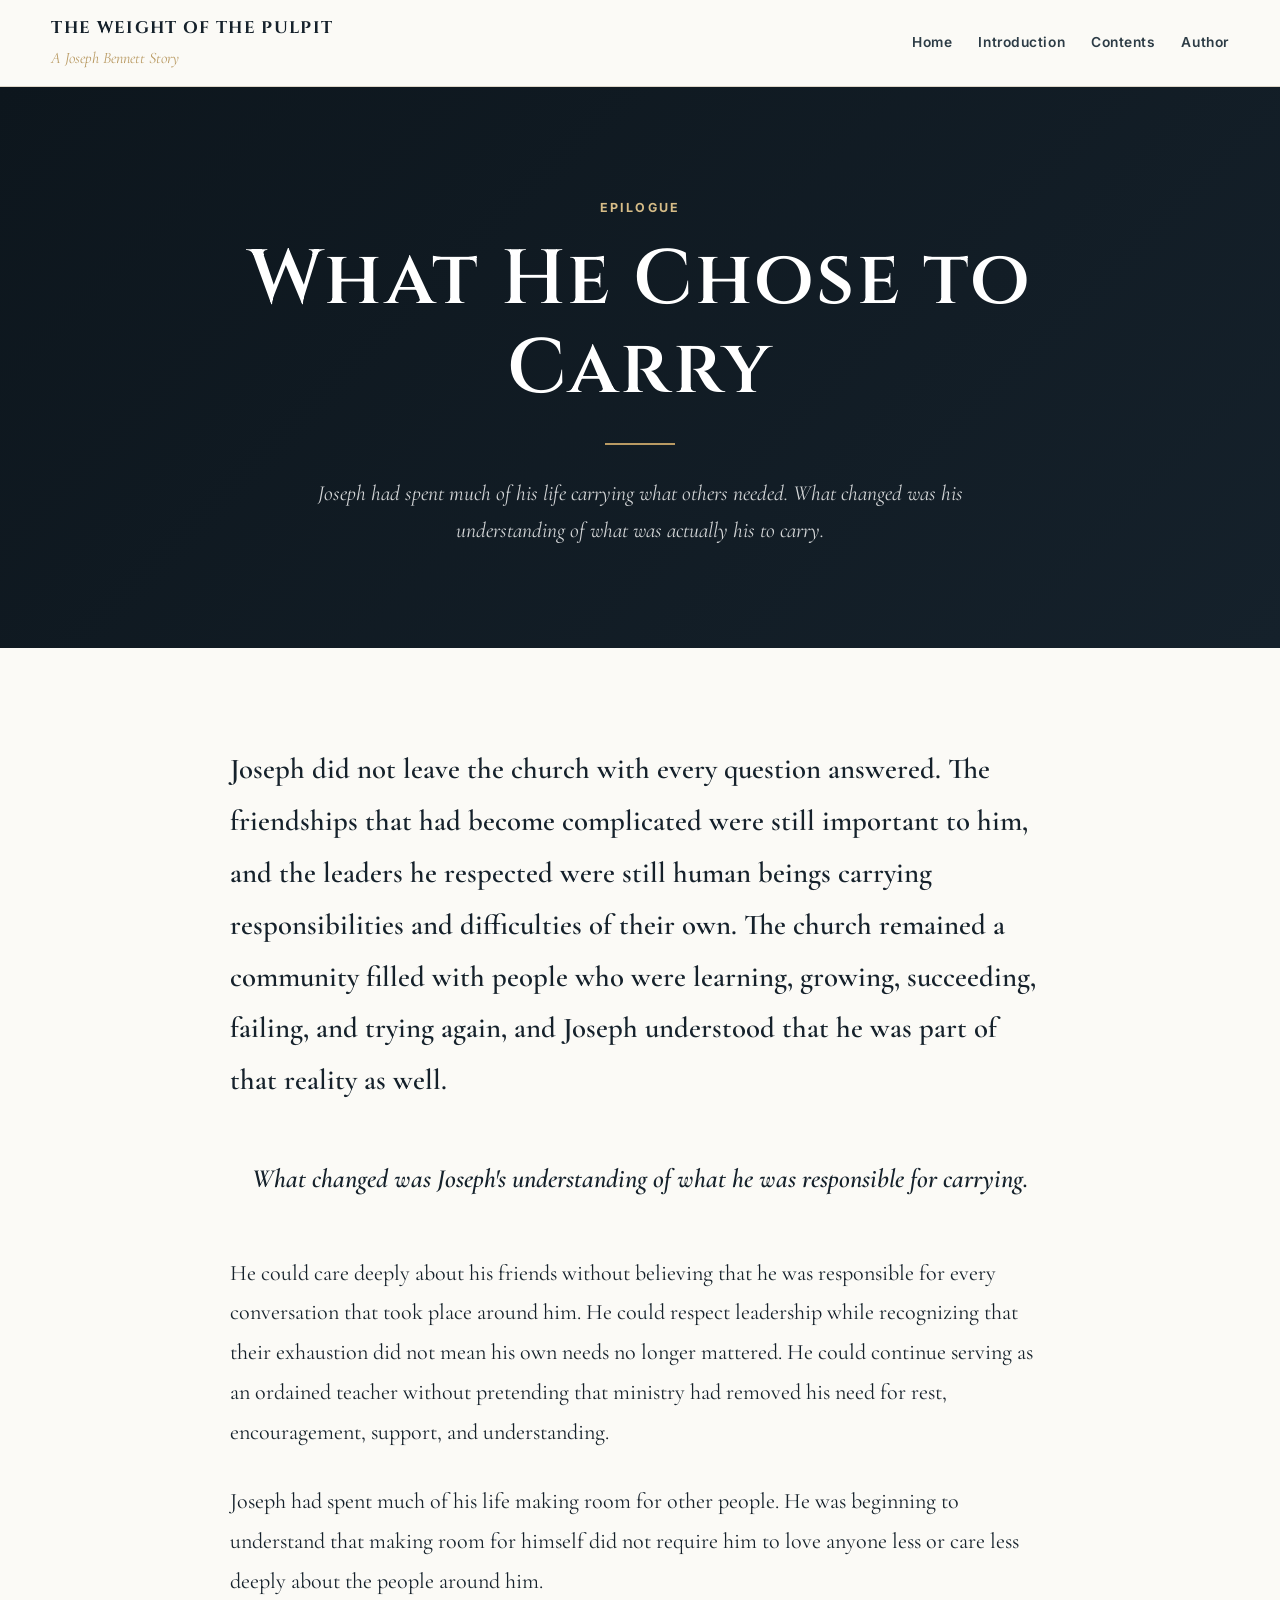
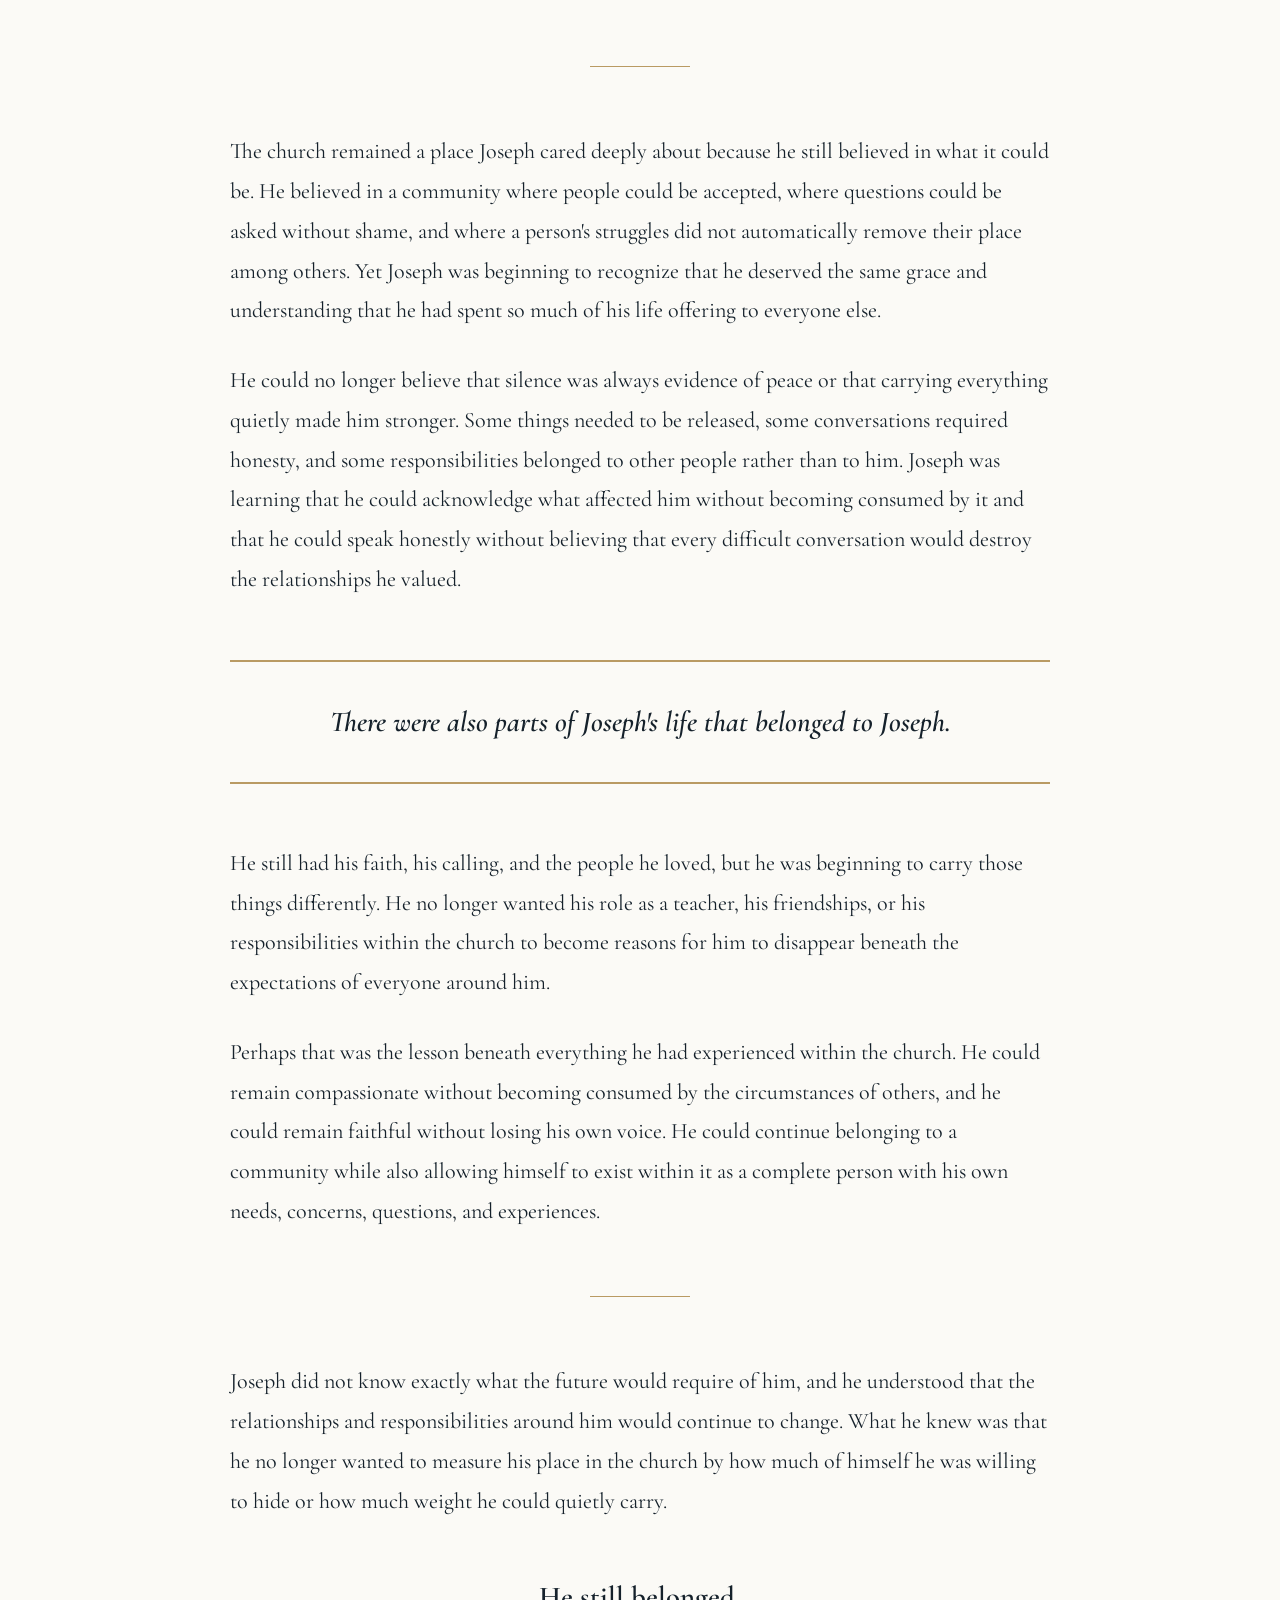
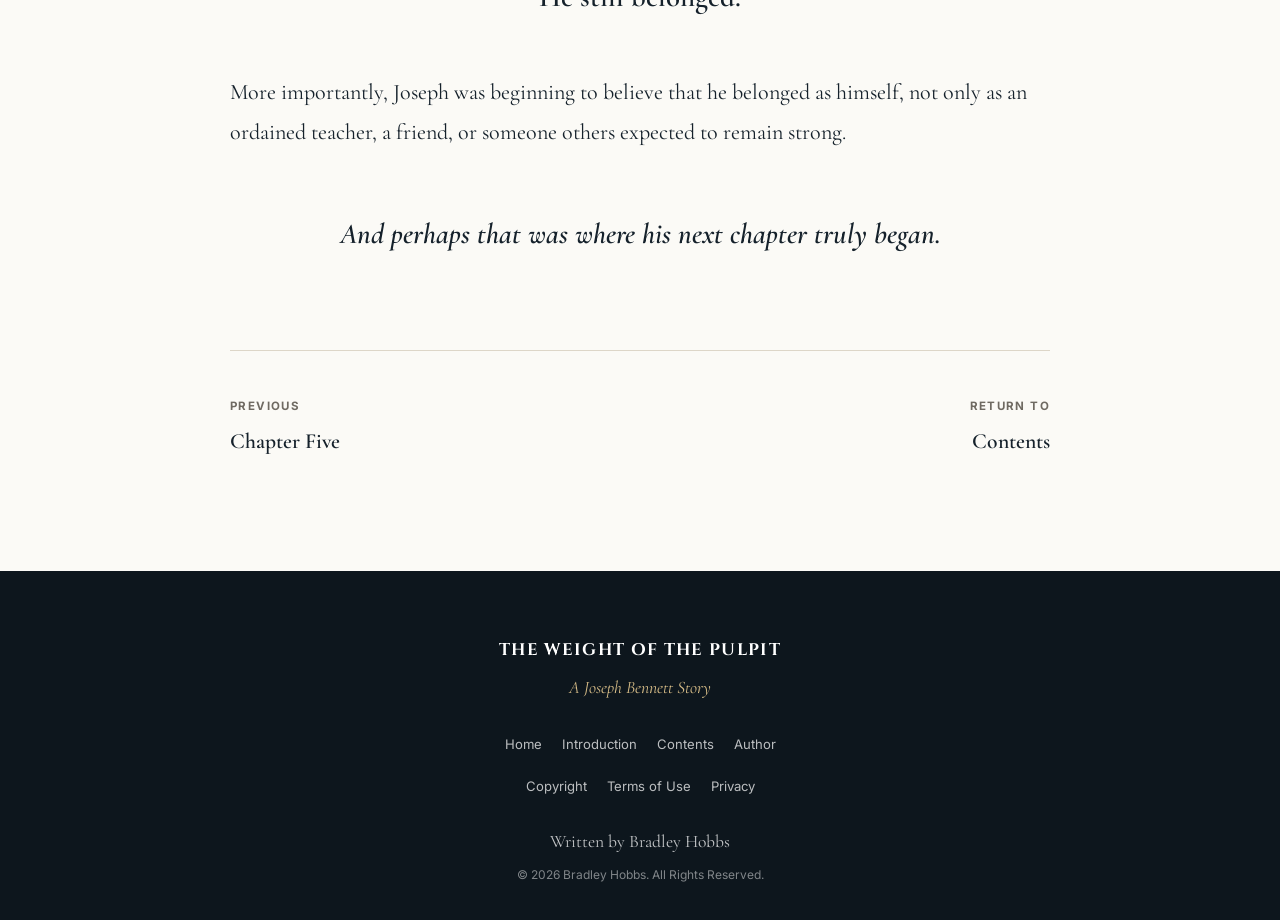
<file: epilogue.html>
<!DOCTYPE html>

<html lang="en">

<head>

  <meta charset="UTF-8">

  <meta
    name="viewport"
    content="width=device-width, initial-scale=1.0">

  <title>
    Epilogue | The Weight of the Pulpit
  </title>

  <meta
    name="description"
    content="Read the epilogue, What He Chose to Carry, from The Weight of the Pulpit: A Joseph Bennett Story by Bradley Hobbs.">

  <meta
    name="author"
    content="Bradley Hobbs">


  <!-- ======================================================
       FONTS
  ======================================================= -->

  <link
    rel="preconnect"
    href="https://fonts.googleapis.com">

  <link
    rel="preconnect"
    href="https://fonts.gstatic.com"
    crossorigin>

  <link
    href="https://fonts.googleapis.com/css2?family=Cinzel:wght@400;500;600;700&family=Cormorant+Garamond:ital,wght@0,400;0,500;0,600;0,700;1,400;1,500;1,600&family=Inter:wght@400;500;600;700&display=swap"
    rel="stylesheet">


  <!-- ======================================================
       EPILOGUE STYLES
  ======================================================= -->

  <link
    rel="stylesheet"
    href="css/epilogue.css">

</head>


<body>


  <!-- ======================================================
       SITE HEADER
  ======================================================= -->

  <header class="site-header">

    <div class="nav-container">


      <a
        href="index.html"
        class="site-brand"
        aria-label="The Weight of the Pulpit Home">


        <span class="brand-main">

          THE WEIGHT OF THE PULPIT

        </span>


        <span class="brand-subtitle">

          A Joseph Bennett Story

        </span>


      </a>


      <button
        class="menu-toggle"
        type="button"
        aria-label="Open navigation"
        aria-expanded="false">


        <span></span>

        <span></span>

        <span></span>


      </button>


      <nav
        class="site-navigation"
        aria-label="Main Navigation">


        <a href="index.html">

          Home

        </a>


        <a href="introduction.html">

          Introduction

        </a>


        <a href="contents.html">

          Contents

        </a>


        <a href="author.html">

          Author

        </a>


      </nav>


    </div>

  </header>


  <main>


    <!-- ======================================================
         EPILOGUE HERO
    ======================================================= -->

    <section class="epilogue-hero">


      <div class="epilogue-hero-content">


        <p class="epilogue-label">

          Epilogue

        </p>


        <h1>

          What He Chose to Carry

        </h1>


        <div class="hero-divider"></div>


        <p class="hero-description">

          Joseph had spent much of his life carrying what others
          needed. What changed was his understanding of what was
          actually his to carry.

        </p>


      </div>


    </section>


    <!-- ======================================================
         EPILOGUE CONTENT
    ======================================================= -->

    <section class="epilogue-section">


      <article class="epilogue-content">


        <p>
          Joseph did not leave the church with every question answered. The friendships that had become complicated were still important to him, and the leaders he respected were still human beings carrying responsibilities and difficulties of their own. The church remained a community filled with people who were learning, growing, succeeding, failing, and trying again, and Joseph understood that he was part of that reality as well.
        </p>


        <p class="reflection-line">
          What changed was Joseph's understanding of what he was responsible for carrying.
        </p>


        <p>
          He could care deeply about his friends without believing that he was responsible for every conversation that took place around him. He could respect leadership while recognizing that their exhaustion did not mean his own needs no longer mattered. He could continue serving as an ordained teacher without pretending that ministry had removed his need for rest, encouragement, support, and understanding.
        </p>


        <p>
          Joseph had spent much of his life making room for other people. He was beginning to understand that making room for himself did not require him to love anyone less or care less deeply about the people around him.
        </p>


        <div class="chapter-divider"></div>


        <p>
          The church remained a place Joseph cared deeply about because he still believed in what it could be. He believed in a community where people could be accepted, where questions could be asked without shame, and where a person's struggles did not automatically remove their place among others. Yet Joseph was beginning to recognize that he deserved the same grace and understanding that he had spent so much of his life offering to everyone else.
        </p>


        <p>
          He could no longer believe that silence was always evidence of peace or that carrying everything quietly made him stronger. Some things needed to be released, some conversations required honesty, and some responsibilities belonged to other people rather than to him. Joseph was learning that he could acknowledge what affected him without becoming consumed by it and that he could speak honestly without believing that every difficult conversation would destroy the relationships he valued.
        </p>


        <blockquote class="featured-reflection">


          <p>
            There were also parts of Joseph's life that belonged to Joseph.
          </p>


        </blockquote>


        <p>
          He still had his faith, his calling, and the people he loved, but he was beginning to carry those things differently. He no longer wanted his role as a teacher, his friendships, or his responsibilities within the church to become reasons for him to disappear beneath the expectations of everyone around him.
        </p>


        <p>
          Perhaps that was the lesson beneath everything he had experienced within the church. He could remain compassionate without becoming consumed by the circumstances of others, and he could remain faithful without losing his own voice. He could continue belonging to a community while also allowing himself to exist within it as a complete person with his own needs, concerns, questions, and experiences.
        </p>


        <div class="chapter-divider"></div>


        <p>
          Joseph did not know exactly what the future would require of him, and he understood that the relationships and responsibilities around him would continue to change. What he knew was that he no longer wanted to measure his place in the church by how much of himself he was willing to hide or how much weight he could quietly carry.
        </p>


        <p class="emphasis-line">
          He still belonged.
        </p>


        <p>
          More importantly, Joseph was beginning to believe that he belonged as himself, not only as an ordained teacher, a friend, or someone others expected to remain strong.
        </p>


        <p class="epilogue-closing">
          And perhaps that was where his next chapter truly began.
        </p>


        <!-- ==================================================
             STORY NAVIGATION
        =================================================== -->

        <nav
          class="chapter-navigation"
          aria-label="Story Navigation">


          <a
            href="chapter-5.html"
            class="navigation-link previous">


            <span>

              Previous

            </span>


            <strong>

              Chapter Five

            </strong>


          </a>


          <a
            href="contents.html"
            class="navigation-link next">


            <span>

              Return To

            </span>


            <strong>

              Contents

            </strong>


          </a>


        </nav>


      </article>


    </section>


  </main>


  <!-- ======================================================
       FOOTER
  ======================================================= -->

  <footer class="site-footer">


    <div class="footer-content">


      <div class="footer-brand">


        <strong>

          THE WEIGHT OF THE PULPIT

        </strong>


        <span>

          A Joseph Bennett Story

        </span>


      </div>


      <nav
        class="footer-links"
        aria-label="Book Navigation">


        <a href="index.html">

          Home

        </a>


        <a href="introduction.html">

          Introduction

        </a>


        <a href="contents.html">

          Contents

        </a>


        <a href="author.html">

          Author

        </a>


      </nav>


      <nav
        class="footer-legal"
        aria-label="Legal Navigation">


        <a href="copyright.html">

          Copyright

        </a>


        <a href="terms.html">

          Terms of Use

        </a>


        <a href="privacy.html">

          Privacy

        </a>


      </nav>


      <p class="footer-author">

        Written by Bradley Hobbs

      </p>


      <p class="footer-copyright">

        © 2026 Bradley Hobbs. All Rights Reserved.

      </p>


    </div>


  </footer>


  <!-- ======================================================
       EPILOGUE JAVASCRIPT
  ======================================================= -->

  <script src="js/epilogue.js"></script>


</body>

</html>
</file>
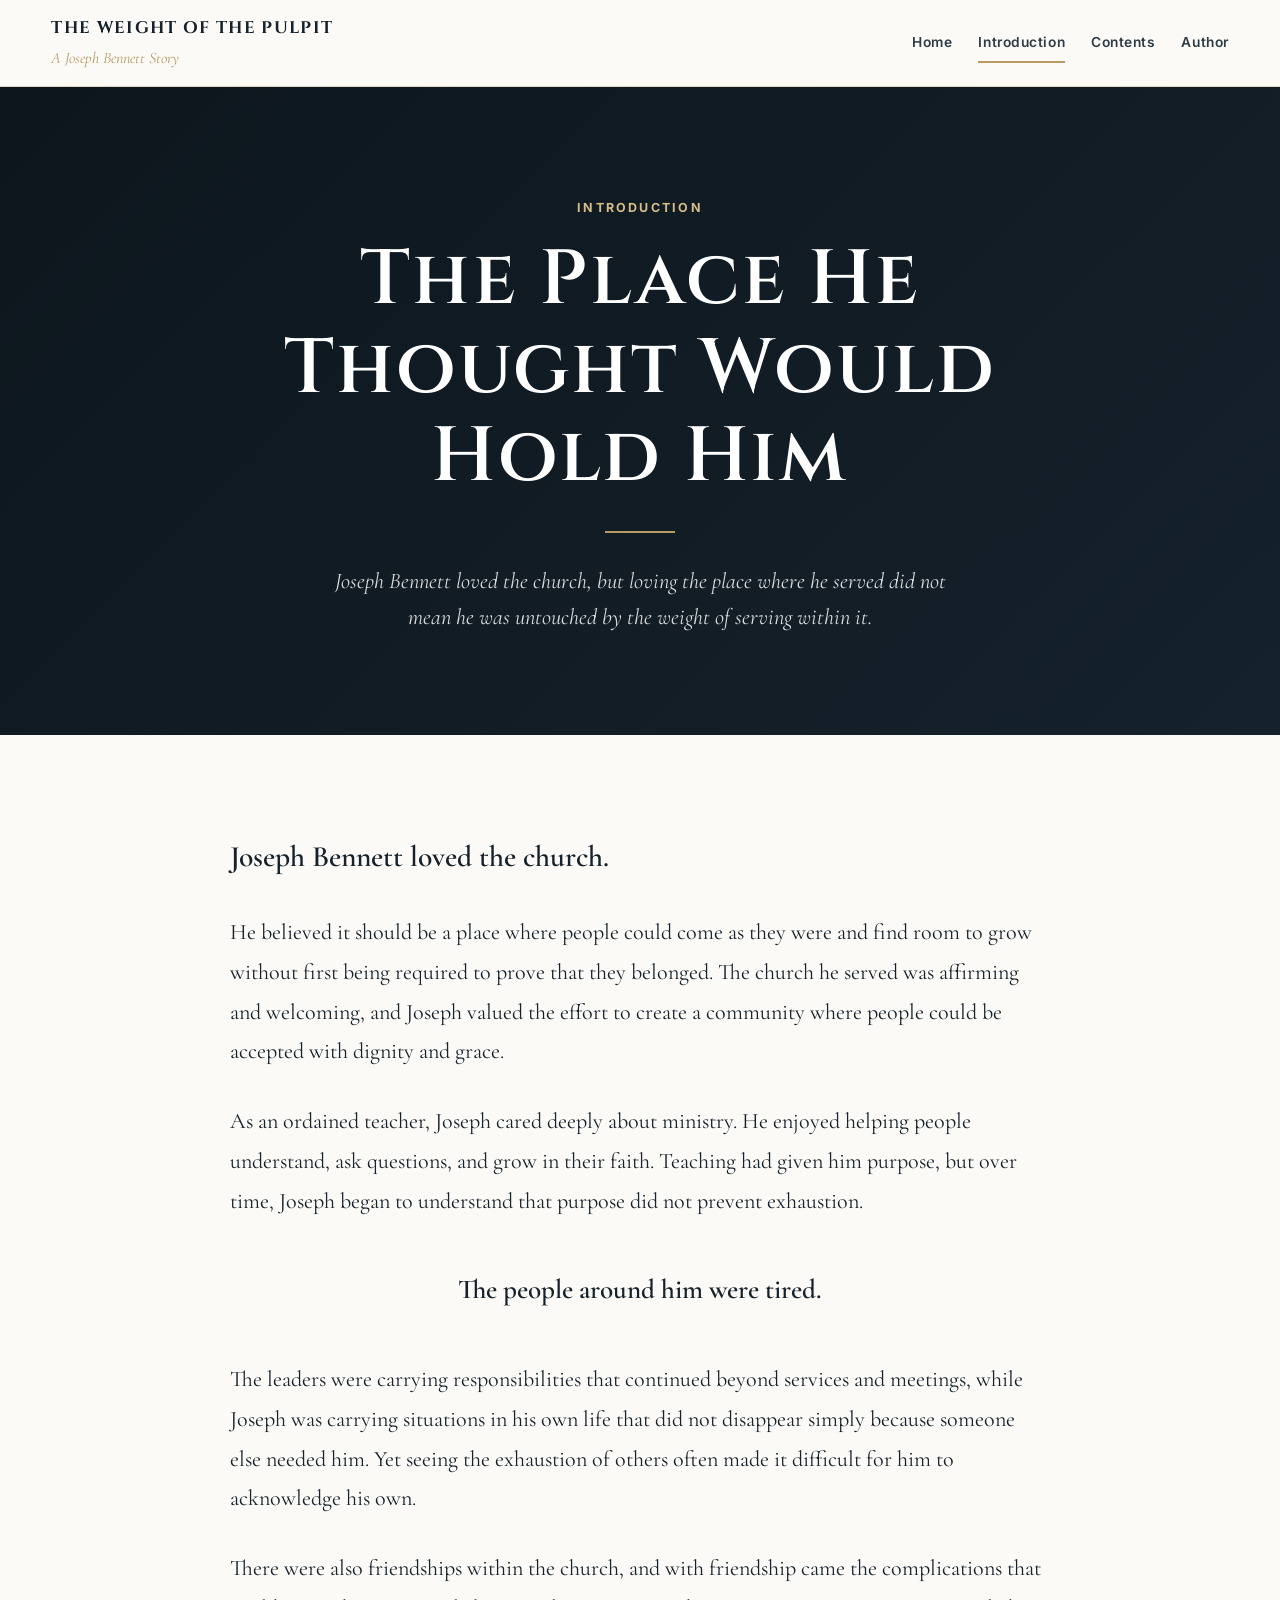
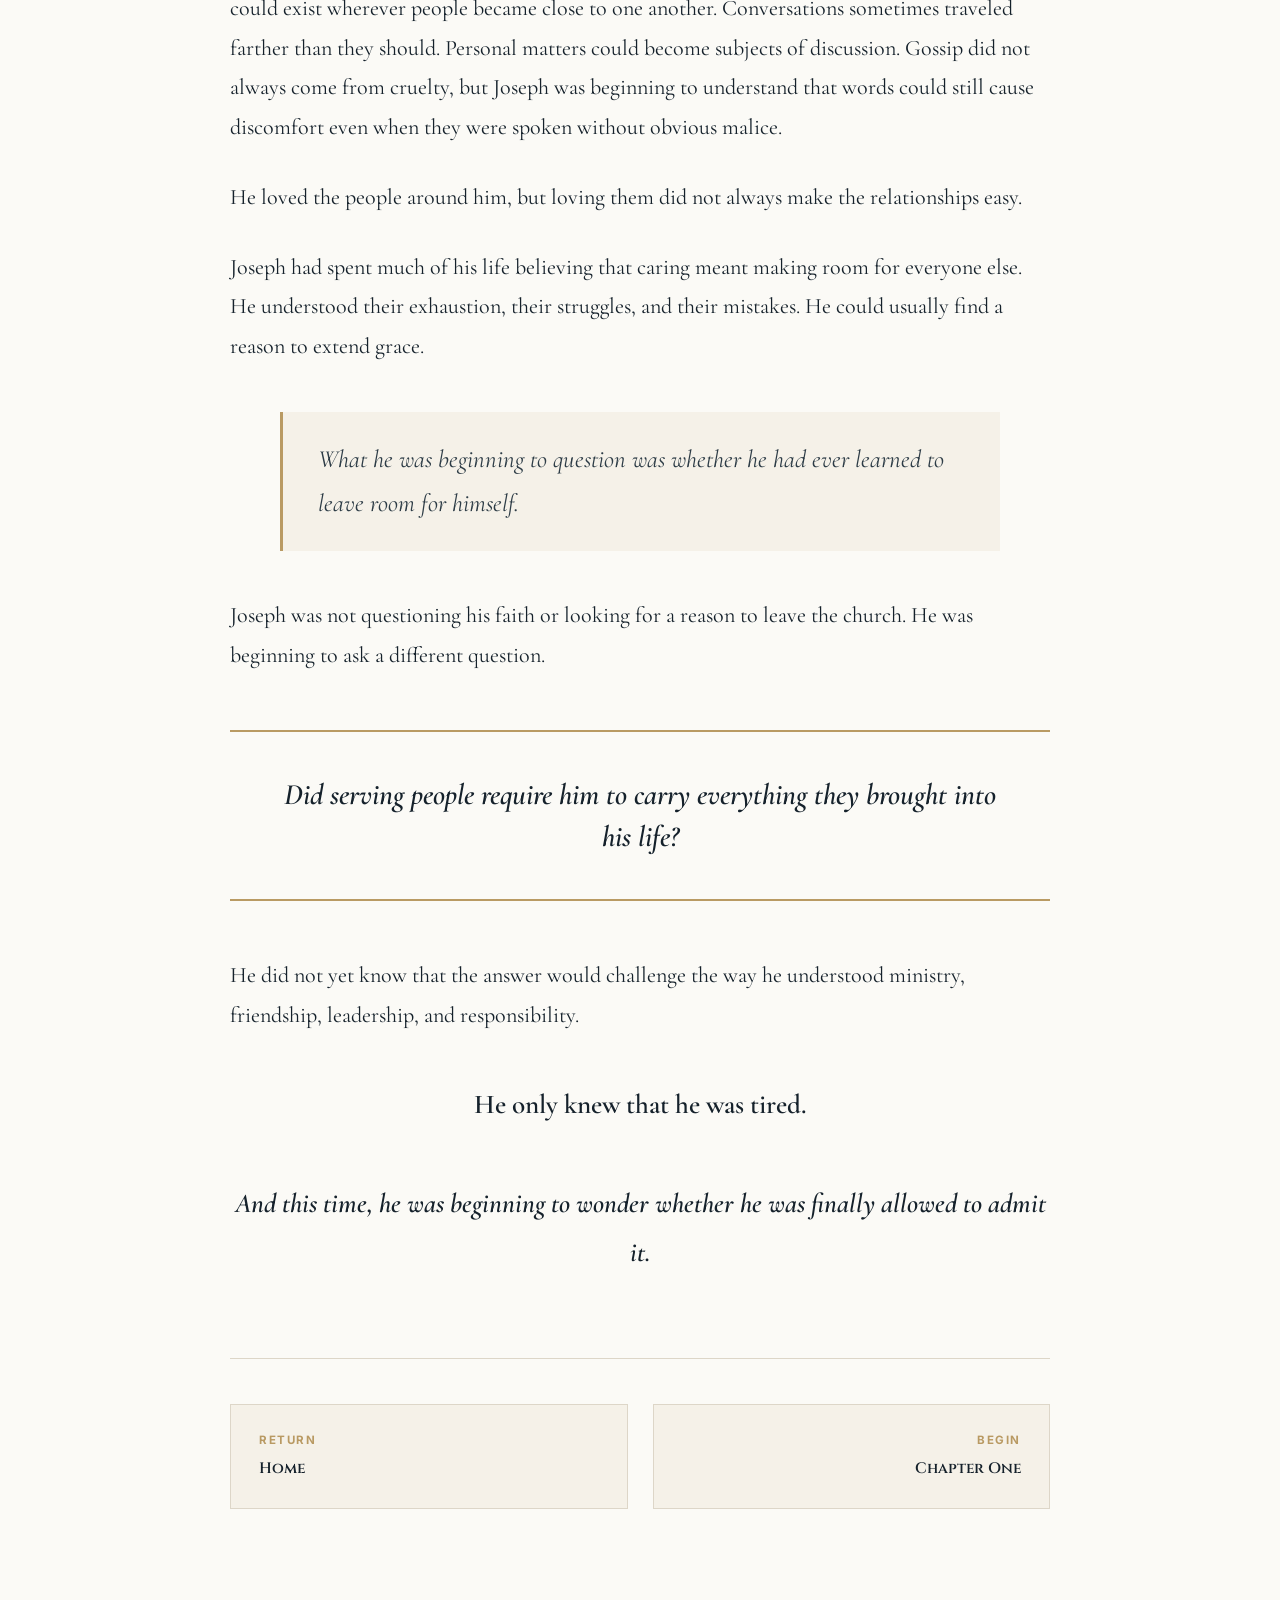
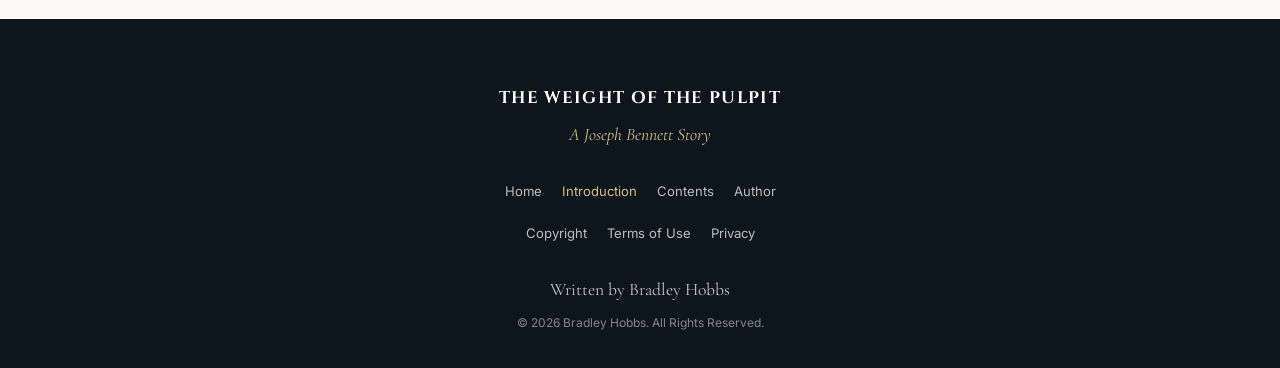
<file: introduction.html>
<!DOCTYPE html>

<html lang="en">

<head>

  <meta charset="UTF-8">

  <meta
    name="viewport"
    content="width=device-width, initial-scale=1.0">

  <title>
    Introduction | The Weight of the Pulpit
  </title>

  <meta
    name="description"
    content="Read the introduction to The Weight of the Pulpit: A Joseph Bennett Story by Bradley Hobbs.">

  <meta
    name="author"
    content="Bradley Hobbs">


  <!-- ======================================================
       FONTS
  ======================================================= -->

  <link
    rel="preconnect"
    href="https://fonts.googleapis.com">

  <link
    rel="preconnect"
    href="https://fonts.gstatic.com"
    crossorigin>

  <link
    href="https://fonts.googleapis.com/css2?family=Cinzel:wght@400;500;600;700&family=Cormorant+Garamond:ital,wght@0,400;0,500;0,600;0,700;1,400;1,500;1,600&family=Inter:wght@400;500;600;700&display=swap"
    rel="stylesheet">


  <!-- ======================================================
       INTRODUCTION STYLES
  ======================================================= -->

  <link
    rel="stylesheet"
    href="css/introduction.css">

</head>


<body>


  <!-- ======================================================
       SITE HEADER
  ======================================================= -->

  <header class="site-header">

    <div class="nav-container">


      <a
        href="index.html"
        class="site-brand"
        aria-label="The Weight of the Pulpit Home">


        <span class="brand-main">

          THE WEIGHT OF THE PULPIT

        </span>


        <span class="brand-subtitle">

          A Joseph Bennett Story

        </span>


      </a>


      <button
        class="menu-toggle"
        type="button"
        aria-label="Open navigation"
        aria-expanded="false">


        <span></span>

        <span></span>

        <span></span>


      </button>


      <nav
        class="site-navigation"
        aria-label="Main Navigation">


        <a href="index.html">

          Home

        </a>


        <a
          href="introduction.html"
          aria-current="page">

          Introduction

        </a>


        <a href="contents.html">

          Contents

        </a>


        <a href="author.html">

          Author

        </a>


      </nav>


    </div>

  </header>


  <main>


    <!-- ======================================================
         INTRODUCTION HERO
    ======================================================= -->

    <section class="introduction-hero">


      <div class="introduction-hero-content">


        <p class="chapter-label">

          Introduction

        </p>


        <h1>

          The Place He Thought Would Hold Him

        </h1>


        <div class="hero-divider"></div>


        <p class="hero-description">

          Joseph Bennett loved the church, but loving the place
          where he served did not mean he was untouched by the
          weight of serving within it.

        </p>


      </div>


    </section>


    <!-- ======================================================
         INTRODUCTION CONTENT
    ======================================================= -->

    <section class="introduction-section">


      <article class="introduction-content">


        <p>
          Joseph Bennett loved the church.
        </p>


        <p>
          He believed it should be a place where people could come as they were and find room to grow without first being required to prove that they belonged. The church he served was affirming and welcoming, and Joseph valued the effort to create a community where people could be accepted with dignity and grace.
        </p>


        <p>
          As an ordained teacher, Joseph cared deeply about ministry. He enjoyed helping people understand, ask questions, and grow in their faith. Teaching had given him purpose, but over time, Joseph began to understand that purpose did not prevent exhaustion.
        </p>


        <p class="emphasis-line">
          The people around him were tired.
        </p>


        <p>
          The leaders were carrying responsibilities that continued beyond services and meetings, while Joseph was carrying situations in his own life that did not disappear simply because someone else needed him. Yet seeing the exhaustion of others often made it difficult for him to acknowledge his own.
        </p>


        <p>
          There were also friendships within the church, and with friendship came the complications that could exist wherever people became close to one another. Conversations sometimes traveled farther than they should. Personal matters could become subjects of discussion. Gossip did not always come from cruelty, but Joseph was beginning to understand that words could still cause discomfort even when they were spoken without obvious malice.
        </p>


        <p>
          He loved the people around him, but loving them did not always make the relationships easy.
        </p>


        <p>
          Joseph had spent much of his life believing that caring meant making room for everyone else. He understood their exhaustion, their struggles, and their mistakes. He could usually find a reason to extend grace.
        </p>


        <p class="reflection-line">
          What he was beginning to question was whether he had ever learned to leave room for himself.
        </p>


        <p>
          Joseph was not questioning his faith or looking for a reason to leave the church. He was beginning to ask a different question.
        </p>


        <!-- ==================================================
             FEATURED QUESTION
        =================================================== -->

        <blockquote class="featured-question">


          <p>
            Did serving people require him to carry everything they brought into his life?
          </p>


        </blockquote>


        <p>
          He did not yet know that the answer would challenge the way he understood ministry, friendship, leadership, and responsibility.
        </p>


        <p class="emphasis-line">
          He only knew that he was tired.
        </p>


        <p class="introduction-closing">
          And this time, he was beginning to wonder whether he was finally allowed to admit it.
        </p>


        <!-- ==================================================
             STORY NAVIGATION
        =================================================== -->

        <nav
          class="chapter-navigation"
          aria-label="Story Navigation">


          <a
            href="index.html"
            class="navigation-link previous">


            <span>

              Return

            </span>


            <strong>

              Home

            </strong>


          </a>


          <a
            href="chapter-1.html"
            class="navigation-link next">


            <span>

              Begin

            </span>


            <strong>

              Chapter One

            </strong>


          </a>


        </nav>


      </article>


    </section>


  </main>


  <!-- ======================================================
       FOOTER
  ======================================================= -->

  <footer class="site-footer">


    <div class="footer-content">


      <div class="footer-brand">


        <strong>

          THE WEIGHT OF THE PULPIT

        </strong>


        <span>

          A Joseph Bennett Story

        </span>


      </div>


      <!-- ==================================================
           BOOK NAVIGATION
      =================================================== -->

      <nav
        class="footer-links"
        aria-label="Book Navigation">


        <a href="index.html">

          Home

        </a>


        <a
          href="introduction.html"
          aria-current="page">

          Introduction

        </a>


        <a href="contents.html">

          Contents

        </a>


        <a href="author.html">

          Author

        </a>


      </nav>


      <!-- ==================================================
           LEGAL NAVIGATION
      =================================================== -->

      <nav
        class="footer-legal"
        aria-label="Legal Navigation">


        <a href="copyright.html">

          Copyright

        </a>


        <a href="terms.html">

          Terms of Use

        </a>


        <a href="privacy.html">

          Privacy

        </a>


      </nav>


      <p class="footer-author">

        Written by Bradley Hobbs

      </p>


      <p class="footer-copyright">

        © 2026 Bradley Hobbs. All Rights Reserved.

      </p>


    </div>


  </footer>


  <!-- ======================================================
       INTRODUCTION JAVASCRIPT
  ======================================================= -->

  <script src="js/introduction.js"></script>


</body>

</html>
</file>
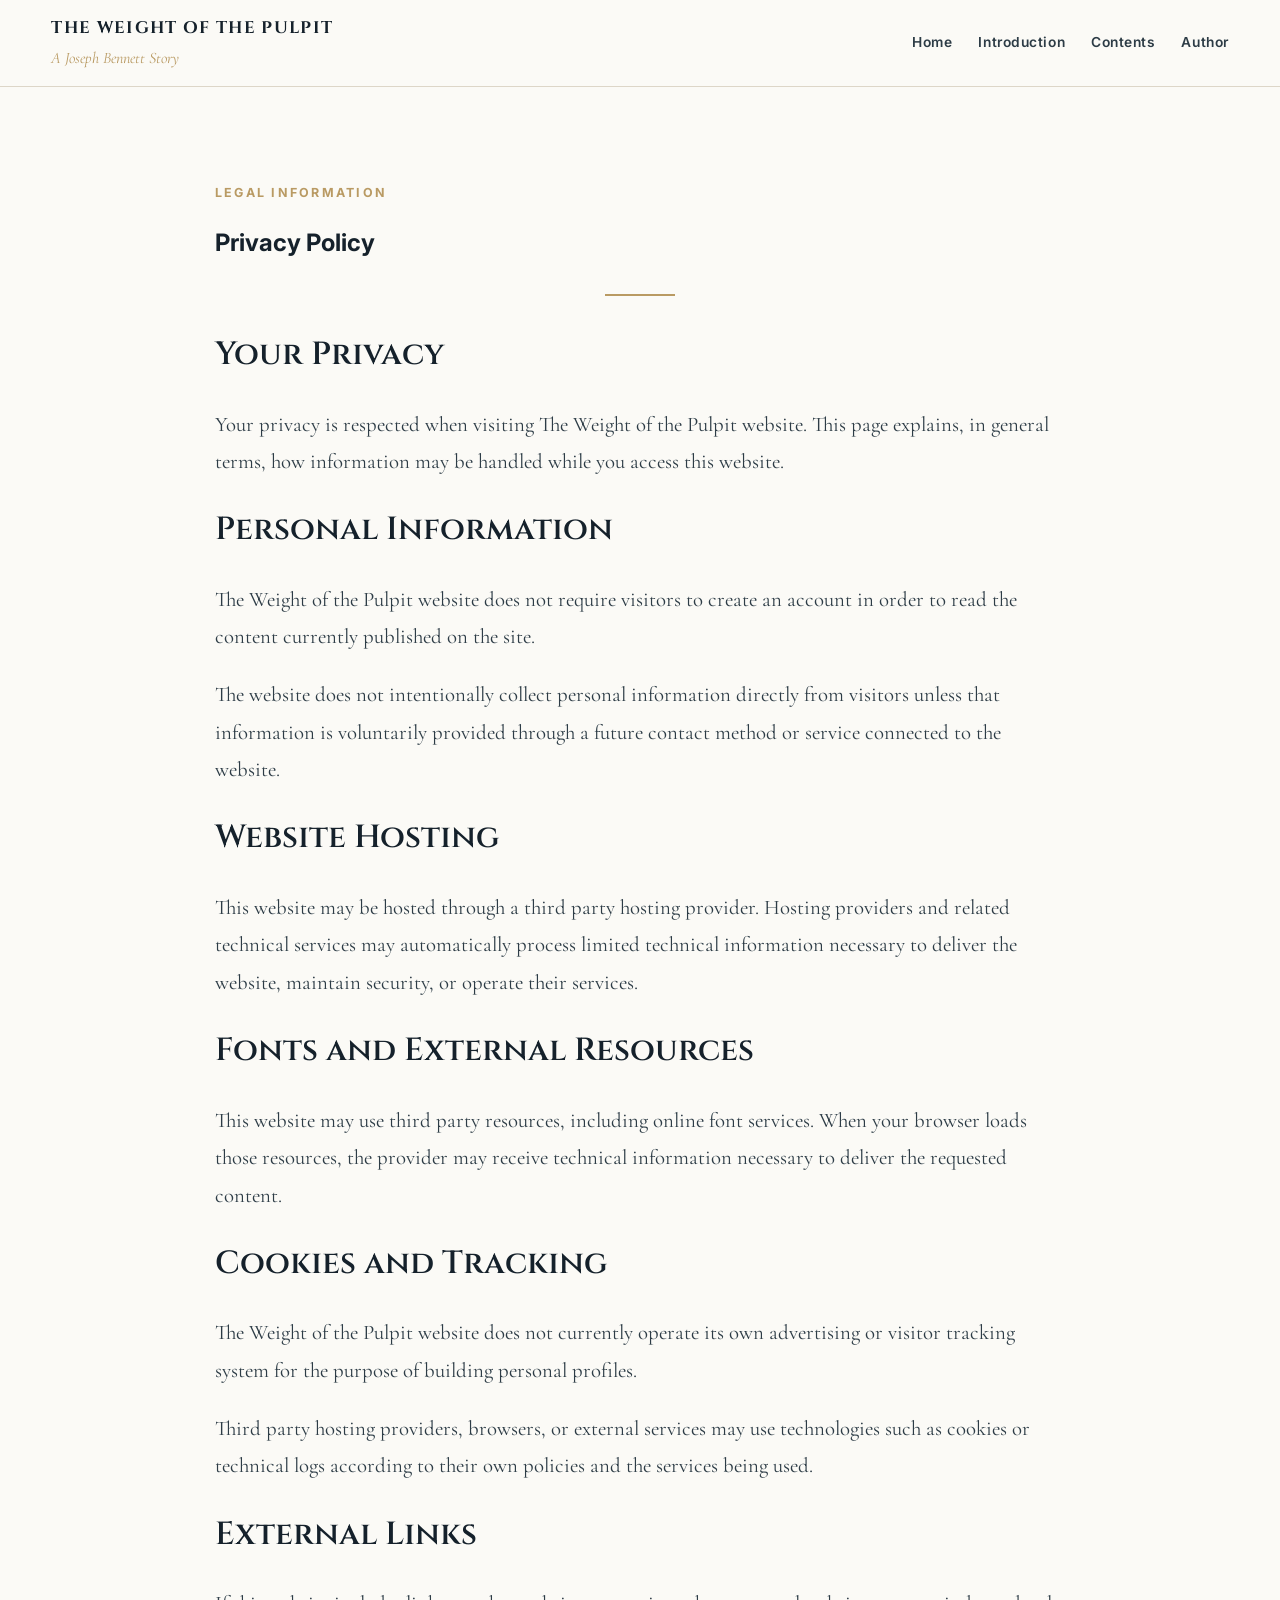
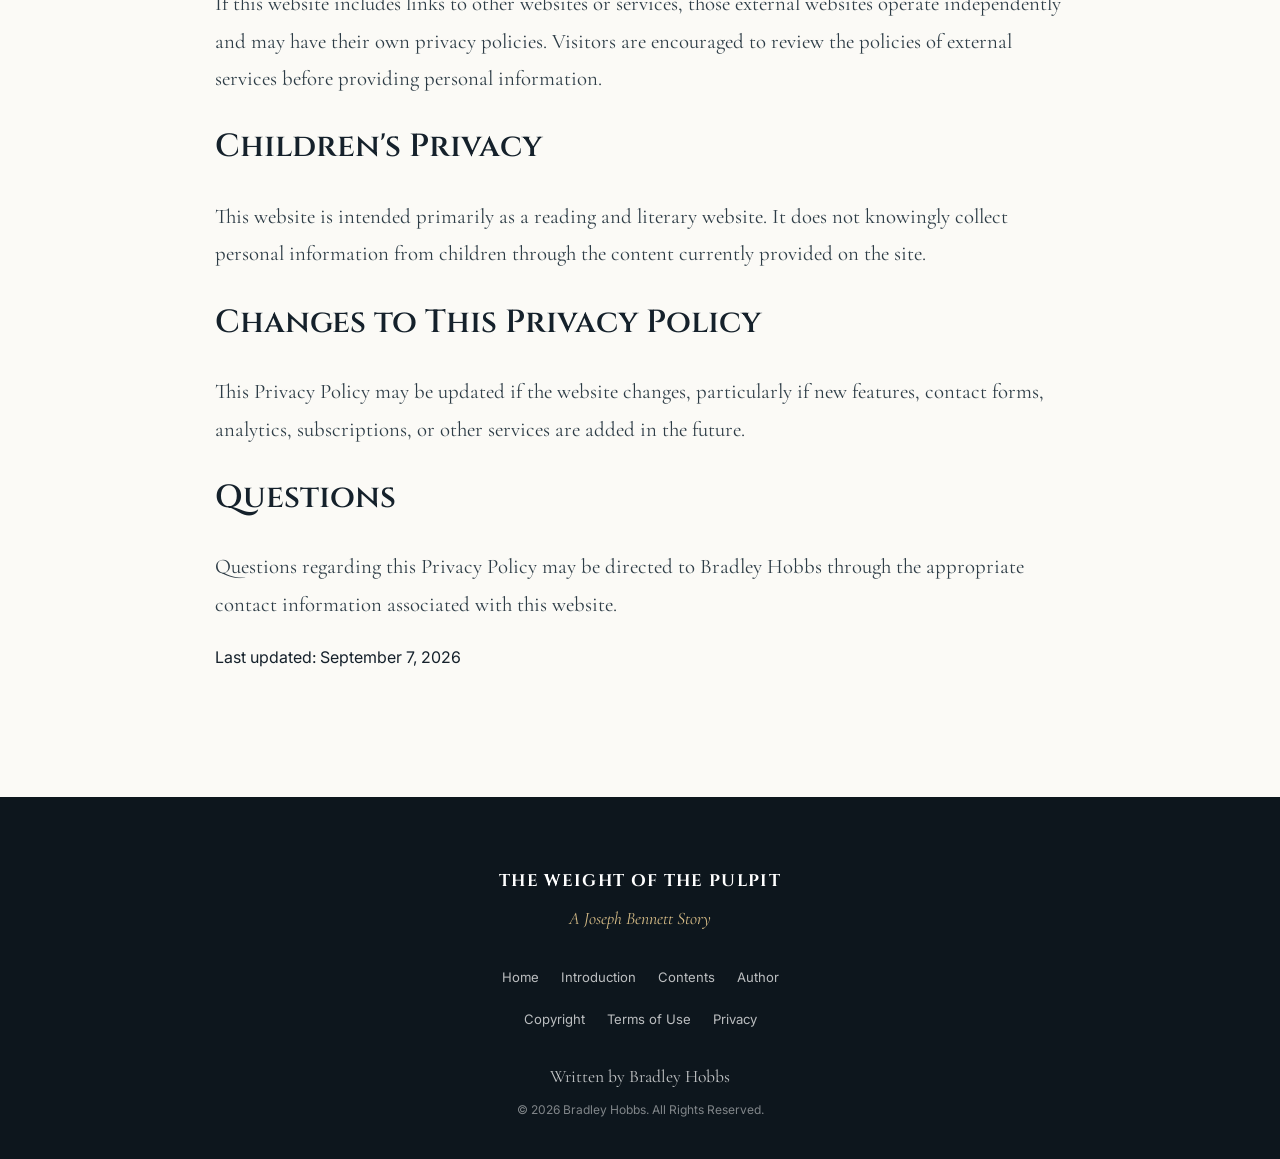
<file: privacy.html>
<!DOCTYPE html>

<html lang="en">

<head>

  <meta charset="UTF-8">

  <meta
    name="viewport"
    content="width=device-width, initial-scale=1.0">

  <title>
    Privacy Policy | The Weight of the Pulpit
  </title>

  <meta
    name="description"
    content="Privacy information for The Weight of the Pulpit: A Joseph Bennett Story by Bradley Hobbs.">

  <meta
    name="author"
    content="Bradley Hobbs">


  <!-- ======================================================
       FONTS
  ======================================================= -->

  <link
    rel="preconnect"
    href="https://fonts.googleapis.com">

  <link
    rel="preconnect"
    href="https://fonts.gstatic.com"
    crossorigin>

  <link
    href="https://fonts.googleapis.com/css2?family=Cinzel:wght@400;500;600;700&family=Cormorant+Garamond:ital,wght@0,400;0,500;0,600;0,700;1,400;1,500;1,600&family=Inter:wght@400;500;600;700&display=swap"
    rel="stylesheet">


  <!-- ======================================================
       SHARED LANDING PAGE STYLES
  ======================================================= -->

  <link
    rel="stylesheet"
    href="css/landing.css">

</head>


<body>


  <!-- ======================================================
       SITE HEADER
  ======================================================= -->

  <header class="site-header">

    <div class="nav-container">


      <a
        href="index.html"
        class="site-brand"
        aria-label="The Weight of the Pulpit Home">


        <span class="brand-main">
          THE WEIGHT OF THE PULPIT
        </span>


        <span class="brand-subtitle">
          A Joseph Bennett Story
        </span>


      </a>


      <button
        class="menu-toggle"
        type="button"
        aria-label="Open navigation"
        aria-expanded="false">

        <span></span>
        <span></span>
        <span></span>

      </button>


      <nav
        class="site-navigation"
        aria-label="Main Navigation">


        <a href="index.html">
          Home
        </a>


        <a href="introduction.html">
          Introduction
        </a>


        <a href="contents.html">
          Contents
        </a>


        <a href="author.html">
          Author
        </a>


      </nav>


    </div>

  </header>


  <main>


    <!-- ======================================================
         PRIVACY CONTENT
    ======================================================= -->

    <section class="legal-page">


      <div class="legal-container">


        <header class="legal-header">


          <p class="section-eyebrow">
            Legal Information
          </p>


          <h1>
            Privacy Policy
          </h1>


          <div class="section-divider"></div>


        </header>


        <article class="legal-content">


          <section>


            <h2>
              Your Privacy
            </h2>


            <p>
              Your privacy is respected when visiting The Weight of the Pulpit website. This page explains, in general terms, how information may be handled while you access this website.
            </p>


          </section>


          <section>


            <h2>
              Personal Information
            </h2>


            <p>
              The Weight of the Pulpit website does not require visitors to create an account in order to read the content currently published on the site.
            </p>


            <p>
              The website does not intentionally collect personal information directly from visitors unless that information is voluntarily provided through a future contact method or service connected to the website.
            </p>


          </section>


          <section>


            <h2>
              Website Hosting
            </h2>


            <p>
              This website may be hosted through a third party hosting provider. Hosting providers and related technical services may automatically process limited technical information necessary to deliver the website, maintain security, or operate their services.
            </p>


          </section>


          <section>


            <h2>
              Fonts and External Resources
            </h2>


            <p>
              This website may use third party resources, including online font services. When your browser loads those resources, the provider may receive technical information necessary to deliver the requested content.
            </p>


          </section>


          <section>


            <h2>
              Cookies and Tracking
            </h2>


            <p>
              The Weight of the Pulpit website does not currently operate its own advertising or visitor tracking system for the purpose of building personal profiles.
            </p>


            <p>
              Third party hosting providers, browsers, or external services may use technologies such as cookies or technical logs according to their own policies and the services being used.
            </p>


          </section>


          <section>


            <h2>
              External Links
            </h2>


            <p>
              If this website includes links to other websites or services, those external websites operate independently and may have their own privacy policies. Visitors are encouraged to review the policies of external services before providing personal information.
            </p>


          </section>


          <section>


            <h2>
              Children's Privacy
            </h2>


            <p>
              This website is intended primarily as a reading and literary website. It does not knowingly collect personal information from children through the content currently provided on the site.
            </p>


          </section>


          <section>


            <h2>
              Changes to This Privacy Policy
            </h2>


            <p>
              This Privacy Policy may be updated if the website changes, particularly if new features, contact forms, analytics, subscriptions, or other services are added in the future.
            </p>


          </section>


          <section>


            <h2>
              Questions
            </h2>


            <p>
              Questions regarding this Privacy Policy may be directed to Bradley Hobbs through the appropriate contact information associated with this website.
            </p>


          </section>


        </article>


        <p class="legal-updated">
          Last updated: September 7, 2026
        </p>


      </div>


    </section>


  </main>


  <!-- ======================================================
       FOOTER
  ======================================================= -->

  <footer class="site-footer">


    <div class="footer-content">


      <div class="footer-brand">


        <strong>
          THE WEIGHT OF THE PULPIT
        </strong>


        <span>
          A Joseph Bennett Story
        </span>


      </div>


      <nav
        class="footer-links"
        aria-label="Book Navigation">


        <a href="index.html">
          Home
        </a>


        <a href="introduction.html">
          Introduction
        </a>


        <a href="contents.html">
          Contents
        </a>


        <a href="author.html">
          Author
        </a>


      </nav>


      <nav
        class="footer-legal"
        aria-label="Legal Navigation">


        <a href="copyright.html">
          Copyright
        </a>


        <a href="terms.html">
          Terms of Use
        </a>


        <a
          href="privacy.html"
          aria-current="page">

          Privacy

        </a>


      </nav>


      <p class="footer-author">
        Written by Bradley Hobbs
      </p>


      <p class="footer-copyright">
        © 2026 Bradley Hobbs. All Rights Reserved.
      </p>


    </div>


  </footer>


  <!-- ======================================================
       SHARED JAVASCRIPT
  ======================================================= -->

  <script src="js/landing.js"></script>


</body>

</html>
</file>
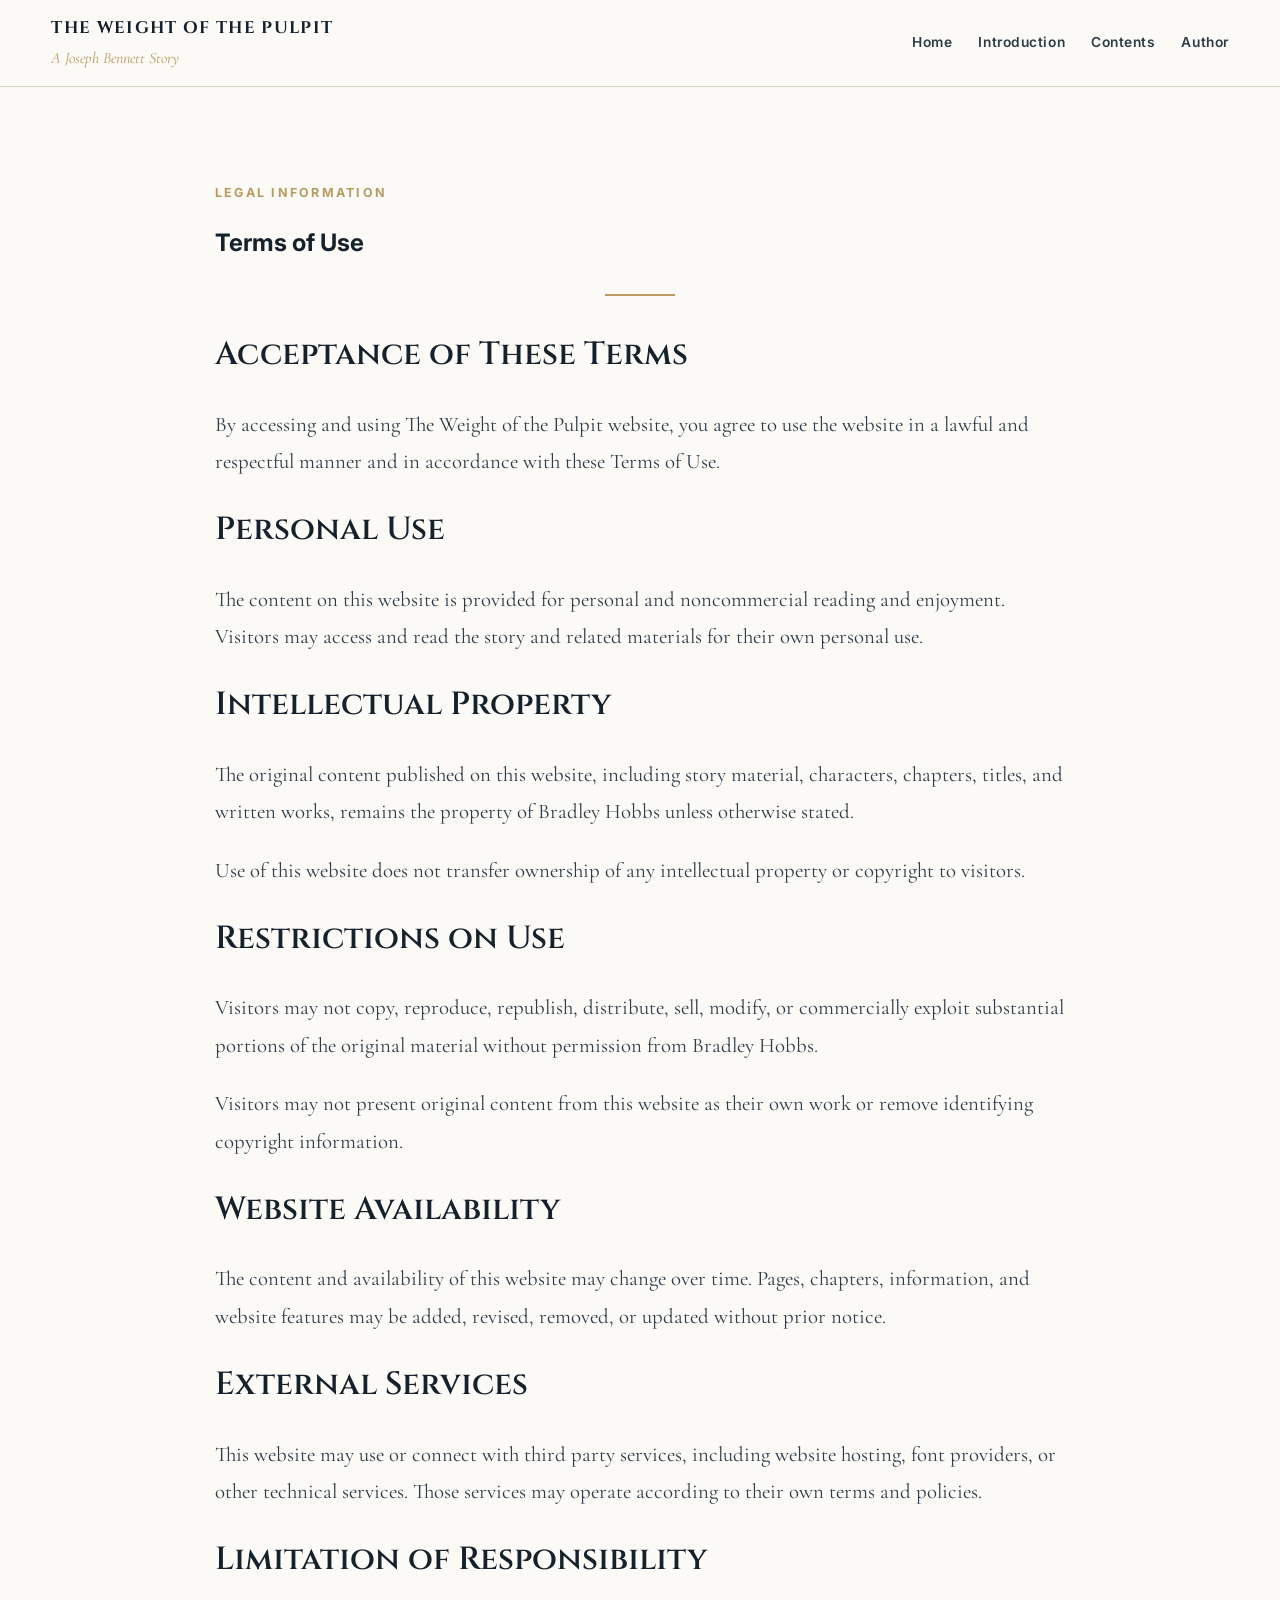
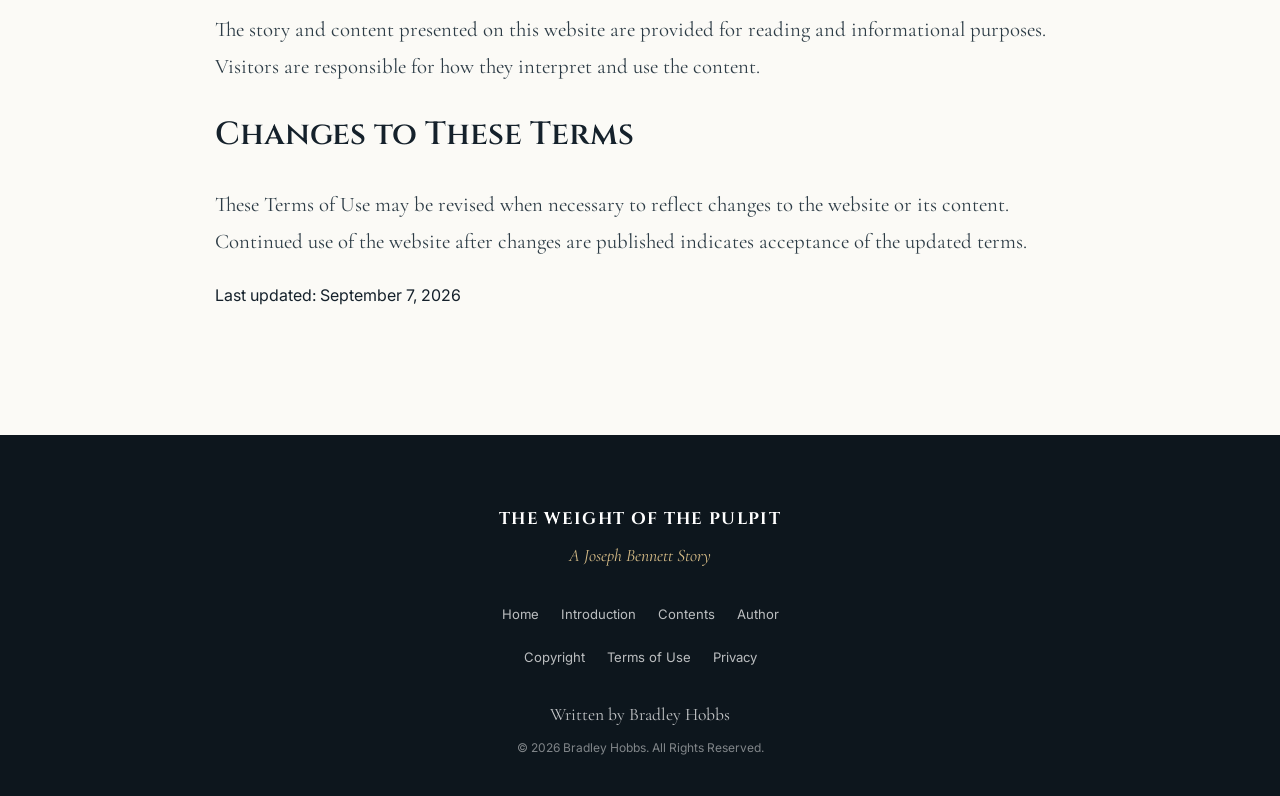
<file: terms.html>
<!DOCTYPE html>

<html lang="en">

<head>

  <meta charset="UTF-8">

  <meta
    name="viewport"
    content="width=device-width, initial-scale=1.0">

  <title>
    Terms of Use | The Weight of the Pulpit
  </title>

  <meta
    name="description"
    content="Terms of Use for The Weight of the Pulpit: A Joseph Bennett Story by Bradley Hobbs.">

  <meta
    name="author"
    content="Bradley Hobbs">


  <!-- ======================================================
       FONTS
  ======================================================= -->

  <link
    rel="preconnect"
    href="https://fonts.googleapis.com">

  <link
    rel="preconnect"
    href="https://fonts.gstatic.com"
    crossorigin>

  <link
    href="https://fonts.googleapis.com/css2?family=Cinzel:wght@400;500;600;700&family=Cormorant+Garamond:ital,wght@0,400;0,500;0,600;0,700;1,400;1,500;1,600&family=Inter:wght@400;500;600;700&display=swap"
    rel="stylesheet">


  <!-- ======================================================
       SHARED LANDING PAGE STYLES
  ======================================================= -->

  <link
    rel="stylesheet"
    href="css/landing.css">

</head>


<body>


  <!-- ======================================================
       SITE HEADER
  ======================================================= -->

  <header class="site-header">

    <div class="nav-container">


      <a
        href="index.html"
        class="site-brand"
        aria-label="The Weight of the Pulpit Home">


        <span class="brand-main">
          THE WEIGHT OF THE PULPIT
        </span>


        <span class="brand-subtitle">
          A Joseph Bennett Story
        </span>


      </a>


      <button
        class="menu-toggle"
        type="button"
        aria-label="Open navigation"
        aria-expanded="false">

        <span></span>
        <span></span>
        <span></span>

      </button>


      <nav
        class="site-navigation"
        aria-label="Main Navigation">


        <a href="index.html">
          Home
        </a>


        <a href="introduction.html">
          Introduction
        </a>


        <a href="contents.html">
          Contents
        </a>


        <a href="author.html">
          Author
        </a>


      </nav>


    </div>

  </header>


  <main>


    <!-- ======================================================
         TERMS CONTENT
    ======================================================= -->

    <section class="legal-page">


      <div class="legal-container">


        <header class="legal-header">


          <p class="section-eyebrow">
            Legal Information
          </p>


          <h1>
            Terms of Use
          </h1>


          <div class="section-divider"></div>


        </header>


        <article class="legal-content">


          <section>


            <h2>
              Acceptance of These Terms
            </h2>


            <p>
              By accessing and using The Weight of the Pulpit website, you agree to use the website in a lawful and respectful manner and in accordance with these Terms of Use.
            </p>


          </section>


          <section>


            <h2>
              Personal Use
            </h2>


            <p>
              The content on this website is provided for personal and noncommercial reading and enjoyment. Visitors may access and read the story and related materials for their own personal use.
            </p>


          </section>


          <section>


            <h2>
              Intellectual Property
            </h2>


            <p>
              The original content published on this website, including story material, characters, chapters, titles, and written works, remains the property of Bradley Hobbs unless otherwise stated.
            </p>


            <p>
              Use of this website does not transfer ownership of any intellectual property or copyright to visitors.
            </p>


          </section>


          <section>


            <h2>
              Restrictions on Use
            </h2>


            <p>
              Visitors may not copy, reproduce, republish, distribute, sell, modify, or commercially exploit substantial portions of the original material without permission from Bradley Hobbs.
            </p>


            <p>
              Visitors may not present original content from this website as their own work or remove identifying copyright information.
            </p>


          </section>


          <section>


            <h2>
              Website Availability
            </h2>


            <p>
              The content and availability of this website may change over time. Pages, chapters, information, and website features may be added, revised, removed, or updated without prior notice.
            </p>


          </section>


          <section>


            <h2>
              External Services
            </h2>


            <p>
              This website may use or connect with third party services, including website hosting, font providers, or other technical services. Those services may operate according to their own terms and policies.
            </p>


          </section>


          <section>


            <h2>
              Limitation of Responsibility
            </h2>


            <p>
              The story and content presented on this website are provided for reading and informational purposes. Visitors are responsible for how they interpret and use the content.
            </p>


          </section>


          <section>


            <h2>
              Changes to These Terms
            </h2>


            <p>
              These Terms of Use may be revised when necessary to reflect changes to the website or its content. Continued use of the website after changes are published indicates acceptance of the updated terms.
            </p>


          </section>


        </article>


        <p class="legal-updated">
          Last updated: September 7, 2026
        </p>


      </div>


    </section>


  </main>


  <!-- ======================================================
       FOOTER
  ======================================================= -->

  <footer class="site-footer">


    <div class="footer-content">


      <div class="footer-brand">


        <strong>
          THE WEIGHT OF THE PULPIT
        </strong>


        <span>
          A Joseph Bennett Story
        </span>


      </div>


      <nav
        class="footer-links"
        aria-label="Book Navigation">


        <a href="index.html">
          Home
        </a>


        <a href="introduction.html">
          Introduction
        </a>


        <a href="contents.html">
          Contents
        </a>


        <a href="author.html">
          Author
        </a>


      </nav>


      <nav
        class="footer-legal"
        aria-label="Legal Navigation">


        <a href="copyright.html">
          Copyright
        </a>


        <a
          href="terms.html"
          aria-current="page">

          Terms of Use

        </a>


        <a href="privacy.html">
          Privacy
        </a>


      </nav>


      <p class="footer-author">
        Written by Bradley Hobbs
      </p>


      <p class="footer-copyright">
        © 2026 Bradley Hobbs. All Rights Reserved.
      </p>


    </div>


  </footer>


  <!-- ======================================================
       SHARED JAVASCRIPT
  ======================================================= -->

  <script src="js/landing.js"></script>


</body>

</html>
</file>
<file: css/landing.css>
/* ======================================================
   THE WEIGHT OF THE PULPIT
   MASTER LANDING STYLESHEET

   Pages:
   index.html
   author.html
   copyright.html
   terms.html
   privacy.html
====================================================== */


/* ======================================================
   ROOT
====================================================== */

:root {

  --navy: #15212b;
  --navy-deep: #0d161d;
  --slate: #2d3c46;

  --gold: #b99a63;
  --gold-light: #d6bc87;

  --cream: #f5f1e8;
  --paper: #fbfaf6;

  --warm-gray: #6f6a62;
  --border: #ddd6c8;

  --white: #ffffff;

  --shadow:
    0 18px 45px rgba(0, 0, 0, 0.10);

}


/* ======================================================
   RESET
====================================================== */

* {

  box-sizing: border-box;

}


html {

  scroll-behavior: smooth;

}


body {

  margin: 0;

  background: var(--paper);

  color: var(--navy);

  font-family: "Inter", sans-serif;

  line-height: 1.7;

}


a {

  color: inherit;

  text-decoration: none;

}


img {

  display: block;

  max-width: 100%;

}


button {

  font: inherit;

}


/* ======================================================
   SITE HEADER
====================================================== */

.site-header {

  position: sticky;

  top: 0;

  z-index: 1000;

  background:
    rgba(251, 250, 246, 0.97);

  border-bottom:
    1px solid var(--border);

  backdrop-filter:
    blur(12px);

}


.nav-container {

  width:
    min(1200px, 92%);

  min-height:
    86px;

  margin:
    0 auto;

  display:
    flex;

  align-items:
    center;

  justify-content:
    space-between;

  gap:
    30px;

}


/* ======================================================
   SITE BRAND
====================================================== */

.site-brand {

  display:
    flex;

  flex-direction:
    column;

  gap:
    3px;

}


.brand-main {

  color:
    var(--navy);

  font-family:
    "Cinzel", serif;

  font-size:
    1.05rem;

  font-weight:
    700;

  letter-spacing:
    0.08em;

}


.brand-subtitle {

  color:
    var(--gold);

  font-family:
    "Cormorant Garamond", serif;

  font-size:
    1rem;

  font-style:
    italic;

}


/* ======================================================
   SITE NAVIGATION
====================================================== */

.site-navigation {

  display:
    flex;

  align-items:
    center;

  gap:
    26px;

}


.site-navigation a {

  position:
    relative;

  color:
    var(--slate);

  font-size:
    0.86rem;

  font-weight:
    600;

  letter-spacing:
    0.04em;

  transition:
    color 0.25s ease;

}


.site-navigation a:hover {

  color:
    var(--navy);

}


.site-navigation a::after {

  content:
    "";

  position:
    absolute;

  left:
    0;

  bottom:
    -8px;

  width:
    0;

  height:
    2px;

  background:
    var(--gold);

  transition:
    width 0.25s ease;

}


.site-navigation a:hover::after,

.site-navigation a[aria-current="page"]::after {

  width:
    100%;

}


/* ======================================================
   MOBILE MENU BUTTON
====================================================== */

.menu-toggle {

  display:
    none;

  width:
    44px;

  height:
    44px;

  padding:
    8px;

  border:
    1px solid var(--border);

  background:
    transparent;

  cursor:
    pointer;

}


.menu-toggle span {

  display:
    block;

  width:
    100%;

  height:
    2px;

  margin:
    5px 0;

  background:
    var(--navy);

  transition:
    transform 0.25s ease,
    opacity 0.25s ease;

}


.menu-toggle.active span:nth-child(1) {

  transform:
    translateY(7px)
    rotate(45deg);

}


.menu-toggle.active span:nth-child(2) {

  opacity:
    0;

}


.menu-toggle.active span:nth-child(3) {

  transform:
    translateY(-7px)
    rotate(-45deg);

}


/* ======================================================
   SHARED SECTIONS
====================================================== */

.section-eyebrow {

  margin:
    0 0 16px;

  color:
    var(--gold);

  font-size:
    0.78rem;

  font-weight:
    700;

  letter-spacing:
    0.18em;

  text-transform:
    uppercase;

}


.section-divider {

  width:
    70px;

  height:
    2px;

  margin:
    30px auto;

  background:
    var(--gold);

}


.content-container {

  width:
    min(1100px, 92%);

  margin:
    0 auto;

}


/* ======================================================
   BOOK BANNER
====================================================== */

.book-banner {

  width:
    100%;

  background:
    var(--navy-deep);

}


.book-banner img {

  width:
    100%;

  height:
    auto;

  max-height:
    720px;

  object-fit:
    contain;

  margin:
    0 auto;

}


/* ======================================================
   BOOK OVERVIEW
====================================================== */

.book-overview {

  padding:
    100px 20px;

  text-align:
    center;

  background:
    var(--paper);

}


.book-overview .content-container {

  width:
    min(850px, 100%);

}


.book-overview h1 {

  margin:
    0;

  color:
    var(--navy);

  font-family:
    "Cinzel", serif;

  font-size:
    clamp(2rem, 5vw, 3.8rem);

  font-weight:
    600;

  line-height:
    1.25;

}


.book-overview-content {

  color:
    var(--slate);

  font-family:
    "Cormorant Garamond", serif;

  font-size:
    1.35rem;

  line-height:
    1.8;

  text-align:
    left;

}


.book-overview-content p {

  margin:
    0 0 30px;

}


.book-overview-content p:first-child {

  color:
    var(--navy);

  font-size:
    1.65rem;

  font-weight:
    600;

}


/* ======================================================
   FEATURED QUESTION
====================================================== */

.featured-question {

  margin:
    55px 0;

  padding:
    40px;

  border-top:
    2px solid var(--gold);

  border-bottom:
    2px solid var(--gold);

  text-align:
    center;

}


.featured-question p {

  margin:
    0;

  color:
    var(--navy);

  font-family:
    "Cormorant Garamond", serif;

  font-size:
    clamp(1.6rem, 3vw, 2.2rem);

  font-style:
    italic;

  line-height:
    1.4;

}


/* ======================================================
   BOOK ACTIONS
====================================================== */

.book-actions {

  display:
    flex;

  flex-wrap:
    wrap;

  justify-content:
    center;

  gap:
    16px;

  margin-top:
    50px;

}


/* ======================================================
   BUTTONS
====================================================== */

.primary-button,

.secondary-button,

.outline-button {

  display:
    inline-flex;

  align-items:
    center;

  justify-content:
    center;

  min-width:
    190px;

  padding:
    15px 26px;

  font-family:
    "Inter", sans-serif;

  font-size:
    0.82rem;

  font-weight:
    700;

  letter-spacing:
    0.07em;

  text-transform:
    uppercase;

  transition:
    transform 0.25s ease,
    background 0.25s ease,
    color 0.25s ease,
    border-color 0.25s ease;

}


.primary-button {

  background:
    var(--navy);

  color:
    var(--white);

  border:
    1px solid var(--navy);

}


.primary-button:hover {

  background:
    var(--gold);

  border-color:
    var(--gold);

  transform:
    translateY(-3px);

}


.secondary-button,

.outline-button {

  background:
    transparent;

  color:
    var(--navy);

  border:
    1px solid var(--navy);

}


.secondary-button:hover,

.outline-button:hover {

  background:
    var(--navy);

  color:
    var(--white);

  transform:
    translateY(-3px);

}


/* ======================================================
   STORY THEMES
====================================================== */

.story-themes {

  padding:
    100px 20px;

  background:
    var(--cream);

  text-align:
    center;

}


.story-themes h2 {

  margin:
    0;

  color:
    var(--navy);

  font-family:
    "Cinzel", serif;

  font-size:
    clamp(2rem, 5vw, 3.5rem);

  font-weight:
    600;

  line-height:
    1.3;

}


.themes-grid {

  display:
    grid;

  grid-template-columns:
    repeat(4, 1fr);

  gap:
    24px;

  margin-top:
    55px;

}


.theme-card {

  padding:
    35px 28px;

  background:
    var(--white);

  border:
    1px solid var(--border);

  box-shadow:
    var(--shadow);

  text-align:
    left;

}


.theme-card h3 {

  margin:
    0 0 15px;

  color:
    var(--navy);

  font-family:
    "Cinzel", serif;

  font-size:
    1.15rem;

  font-weight:
    600;

}


.theme-card p {

  margin:
    0;

  color:
    var(--warm-gray);

  font-family:
    "Cormorant Garamond", serif;

  font-size:
    1.2rem;

  line-height:
    1.7;

}


/* ======================================================
   CONTINUE STORY
====================================================== */

.continue-story {

  padding:
    100px 20px;

  background:
    var(--paper);

  text-align:
    center;

}


.preview-container {

  width:
    min(750px, 100%);

  margin:
    0 auto;

}


.continue-story h2 {

  margin:
    0;

  color:
    var(--navy);

  font-family:
    "Cinzel", serif;

  font-size:
    clamp(2rem, 5vw, 3.5rem);

  font-weight:
    600;

  line-height:
    1.3;

}


.continue-story p:last-of-type {

  margin:
    0 auto 35px;

  color:
    var(--warm-gray);

  font-family:
    "Cormorant Garamond", serif;

  font-size:
    1.35rem;

  line-height:
    1.75;

}


/* ======================================================
   AUTHOR HERO
====================================================== */

.author-hero {

  padding:
    110px 20px 100px;

  background:
    linear-gradient(
      135deg,
      var(--navy-deep),
      var(--navy)
    );

  color:
    var(--white);

  text-align:
    center;

}


.author-hero-content {

  width:
    min(850px, 100%);

  margin:
    0 auto;

}


.author-hero .section-eyebrow {

  color:
    var(--gold-light);

}


.author-hero h1 {

  margin:
    0;

  color:
    var(--white);

  font-family:
    "Cinzel", serif;

  font-size:
    clamp(2.6rem, 6vw, 5rem);

  font-weight:
    600;

  line-height:
    1.15;

}


.author-hero-description {

  width:
    min(680px, 100%);

  margin:
    0 auto;

  color:
    rgba(255, 255, 255, 0.82);

  font-family:
    "Cormorant Garamond", serif;

  font-size:
    1.45rem;

  font-style:
    italic;

}


/* ======================================================
   AUTHOR PAGE
====================================================== */

.author-page {

  padding:
    100px 20px 0;

  background:
    var(--paper);

}


.author-container {

  width:
    min(850px, 100%);

  margin:
    0 auto;

}


.author-content {

  color:
    var(--slate);

  font-family:
    "Cormorant Garamond", serif;

  font-size:
    1.4rem;

  line-height:
    1.85;

}


.author-content p {

  margin:
    0 0 32px;

}


.author-opening {

  color:
    var(--navy);

  font-size:
    1.7rem;

  font-weight:
    600;

}


/* ======================================================
   AUTHOR QUOTE
====================================================== */

.author-quote {

  margin:
    65px 0;

  padding:
    45px 50px;

  border-top:
    2px solid var(--gold);

  border-bottom:
    2px solid var(--gold);

  text-align:
    center;

}


.author-quote p {

  margin:
    0;

  color:
    var(--navy);

  font-family:
    "Cormorant Garamond", serif;

  font-size:
    clamp(1.7rem, 3vw, 2.35rem);

  font-style:
    italic;

  line-height:
    1.4;

}


/* ======================================================
   FEATURED BOOK
====================================================== */

.author-book-section {

  margin-top:
    95px;

  padding:
    80px 20px;

  background:
    var(--cream);

  border-top:
    1px solid var(--border);

}


.author-book-grid {

  width:
    min(950px, 100%);

  margin:
    0 auto;

  display:
    grid;

  grid-template-columns:
    minmax(220px, 300px)
    minmax(0, 1fr);

  align-items:
    center;

  gap:
    75px;

}


.author-book-cover {

  display:
    flex;

  align-items:
    center;

  justify-content:
    center;

}


.author-book-cover img {

  width:
    100%;

  max-width:
    290px;

  border:
    1px solid rgba(185, 154, 99, 0.45);

  box-shadow:
    0 28px 60px rgba(0, 0, 0, 0.24);

}


.author-book-details {

  text-align:
    left;

}


.author-book-details h2 {

  margin:
    0;

  color:
    var(--navy);

  font-family:
    "Cinzel", serif;

  font-size:
    clamp(1.8rem, 4vw, 2.9rem);

  font-weight:
    600;

  line-height:
    1.3;

}


.author-book-details .section-divider {

  margin:
    28px 0;

}


.author-book-details p:last-of-type {

  margin:
    0 0 35px;

  color:
    var(--warm-gray);

  font-family:
    "Cormorant Garamond", serif;

  font-size:
    1.35rem;

}


/* ======================================================
   LEGAL PAGE HERO
====================================================== */

.legal-hero {

  padding:
    105px 20px 95px;

  background:
    linear-gradient(
      135deg,
      var(--navy-deep),
      var(--navy)
    );

  color:
    var(--white);

  text-align:
    center;

}


.legal-hero-content {

  width:
    min(820px, 100%);

  margin:
    0 auto;

}


.legal-hero .section-eyebrow {

  color:
    var(--gold-light);

}


.legal-hero h1 {

  margin:
    0;

  color:
    var(--white);

  font-family:
    "Cinzel", serif;

  font-size:
    clamp(2.4rem, 6vw, 4.8rem);

  font-weight:
    600;

  line-height:
    1.2;

}


.legal-hero-description {

  width:
    min(680px, 100%);

  margin:
    0 auto;

  color:
    rgba(255, 255, 255, 0.82);

  font-family:
    "Cormorant Garamond", serif;

  font-size:
    1.35rem;

  font-style:
    italic;

}


/* ======================================================
   LEGAL PAGE
====================================================== */

.legal-page {

  padding:
    95px 20px 110px;

  background:
    var(--paper);

}


.legal-container {

  width:
    min(850px, 100%);

  margin:
    0 auto;

}


.legal-content {

  color:
    var(--slate);

  font-family:
    "Cormorant Garamond", serif;

  font-size:
    1.3rem;

  line-height:
    1.8;

}


.legal-content > p {

  margin:
    0 0 30px;

}


.legal-opening {

  color:
    var(--navy);

  font-size:
    1.6rem;

  font-weight:
    600;

}


.legal-content h2 {

  margin:
    65px 0 22px;

  color:
    var(--navy);

  font-family:
    "Cinzel", serif;

  font-size:
    clamp(1.45rem, 3vw, 2rem);

  font-weight:
    600;

}


.legal-content h2:first-child {

  margin-top:
    0;

}


.legal-content h3 {

  margin:
    42px 0 16px;

  color:
    var(--navy);

  font-family:
    "Cinzel", serif;

  font-size:
    1.2rem;

}


.legal-content ul {

  margin:
    0 0 30px;

  padding-left:
    28px;

}


.legal-content li {

  margin-bottom:
    12px;

}


.legal-content strong {

  color:
    var(--navy);

}


/* ======================================================
   LEGAL NOTICE
====================================================== */

.legal-notice {

  margin:
    45px 0;

  padding:
    30px 35px;

  background:
    var(--cream);

  border-left:
    3px solid var(--gold);

}


.legal-notice p {

  margin:
    0;

}


.legal-notice p + p {

  margin-top:
    15px;

}


/* ======================================================
   LEGAL INFORMATION
====================================================== */

.legal-information {

  margin:
    40px 0;

  padding:
    35px;

  background:
    var(--white);

  border:
    1px solid var(--border);

  box-shadow:
    var(--shadow);

}


.legal-information h2,

.legal-information h3 {

  margin-top:
    0;

}


.legal-information p:last-child {

  margin-bottom:
    0;

}


/* ======================================================
   LEGAL META
====================================================== */

.legal-meta {

  margin:
    0 0 50px;

  padding-bottom:
    25px;

  border-bottom:
    1px solid var(--border);

  color:
    var(--warm-gray);

  font-family:
    "Inter", sans-serif;

  font-size:
    0.82rem;

}


/* ======================================================
   LEGAL NAVIGATION
====================================================== */

.legal-navigation {

  display:
    flex;

  flex-wrap:
    wrap;

  justify-content:
    space-between;

  gap:
    20px;

  margin-top:
    80px;

  padding-top:
    35px;

  border-top:
    1px solid var(--border);

}


.legal-navigation a {

  display:
    inline-flex;

  align-items:
    center;

  justify-content:
    center;

  min-height:
    48px;

  padding:
    12px 20px;

  color:
    var(--navy);

  border:
    1px solid var(--border);

  font-size:
    0.8rem;

  font-weight:
    700;

  letter-spacing:
    0.05em;

  text-transform:
    uppercase;

}


.legal-navigation a:hover {

  background:
    var(--navy);

  color:
    var(--white);

  border-color:
    var(--navy);

}


/* ======================================================
   FOOTER
====================================================== */

.site-footer {

  padding:
    70px 20px 38px;

  background:
    var(--navy-deep);

  color:
    var(--white);

}


.footer-content {

  width:
    min(1100px, 100%);

  margin:
    0 auto;

  text-align:
    center;

}


.footer-brand {

  display:
    flex;

  flex-direction:
    column;

  gap:
    8px;

  margin-bottom:
    32px;

}


.footer-brand strong {

  font-family:
    "Cinzel", serif;

  font-size:
    1.05rem;

  letter-spacing:
    0.08em;

}


.footer-brand span {

  color:
    var(--gold-light);

  font-family:
    "Cormorant Garamond", serif;

  font-size:
    1.1rem;

  font-style:
    italic;

}


.footer-links,

.footer-legal {

  display:
    flex;

  flex-wrap:
    wrap;

  justify-content:
    center;

  gap:
    22px;

  margin:
    20px 0;

}


.footer-links a,

.footer-legal a {

  color:
    rgba(255, 255, 255, 0.72);

  font-size:
    0.82rem;

}


.footer-links a:hover,

.footer-legal a:hover {

  color:
    var(--gold-light);

}


.footer-author {

  margin:
    32px 0 8px;

  color:
    rgba(255, 255, 255, 0.75);

  font-family:
    "Cormorant Garamond", serif;

  font-size:
    1.1rem;

}


.footer-copyright {

  margin:
    0;

  color:
    rgba(255, 255, 255, 0.48);

  font-size:
    0.75rem;

}


/* ======================================================
   TABLET
====================================================== */

@media screen and (max-width: 1000px) {


  .themes-grid {

    grid-template-columns:
      repeat(2, 1fr);

  }

}


/* ======================================================
   MOBILE
====================================================== */

@media screen and (max-width: 800px) {


  .nav-container {

    min-height:
      76px;

  }


  .menu-toggle {

    display:
      block;

  }


  .site-navigation {

    position:
      absolute;

    top:
      76px;

    left:
      0;

    width:
      100%;

    display:
      none;

    flex-direction:
      column;

    align-items:
      stretch;

    gap:
      0;

    padding:
      15px 5% 25px;

    background:
      var(--paper);

    border-bottom:
      1px solid var(--border);

    box-shadow:
      0 15px 30px rgba(0, 0, 0, 0.08);

  }


  .site-navigation.active {

    display:
      flex;

  }


  .site-navigation a {

    padding:
      14px 0;

  }


  .site-navigation a::after {

    display:
      none;

  }


  .book-overview,

  .story-themes,

  .continue-story {

    padding:
      75px 20px;

  }


  .author-hero,

  .legal-hero {

    padding:
      80px 20px 75px;

  }


  .author-page {

    padding-top:
      75px;

  }


  .legal-page {

    padding:
      70px 20px 85px;

  }


  .author-content {

    font-size:
      1.25rem;

  }


  .legal-content {

    font-size:
      1.2rem;

  }


  .author-opening {

    font-size:
      1.48rem;

  }


  .legal-opening {

    font-size:
      1.4rem;

  }


  .author-quote,

  .featured-question {

    margin:
      45px 0;

    padding:
      32px 25px;

  }


  .author-book-section {

    margin-top:
      75px;

    padding:
      70px 20px;

  }


  .author-book-grid {

    grid-template-columns:
      1fr;

    gap:
      50px;

  }


  .author-book-details {

    text-align:
      center;

  }


  .author-book-details .section-divider {

    margin:
      28px auto;

  }


  .legal-notice,

  .legal-information {

    padding:
      28px 25px;

  }


  .legal-navigation {

    margin-top:
      60px;

  }

}


/* ======================================================
   SMALL MOBILE
====================================================== */

@media screen and (max-width: 500px) {


  .brand-main {

    font-size:
      0.82rem;

    letter-spacing:
      0.05em;

  }


  .brand-subtitle {

    font-size:
      0.9rem;

  }


  .book-overview-content {

    font-size:
      1.15rem;

  }


  .book-overview-content p:first-child {

    font-size:
      1.4rem;

  }


  .themes-grid {

    grid-template-columns:
      1fr;

  }


  .author-hero,

  .legal-hero {

    padding:
      70px 20px;

  }


  .author-hero h1,

  .legal-hero h1 {

    font-size:
      2.3rem;

  }


  .author-hero-description,

  .legal-hero-description {

    font-size:
      1.18rem;

  }


  .author-page {

    padding-top:
      60px;

  }


  .legal-page {

    padding:
      60px 20px 75px;

  }


  .author-content,

  .legal-content {

    font-size:
      1.12rem;

    line-height:
      1.75;

  }


  .author-opening,

  .legal-opening {

    font-size:
      1.3rem;

  }


  .author-quote,

  .featured-question {

    padding:
      28px 20px;

  }


  .author-quote p,

  .featured-question p {

    font-size:
      1.55rem;

  }


  .author-book-section {

    padding:
      55px 20px;

  }


  .author-book-cover img {

    max-width:
      220px;

  }


  .author-book-details p:last-of-type {

    font-size:
      1.18rem;

  }


  .legal-notice,

  .legal-information {

    padding:
      25px 20px;

  }


  .legal-navigation {

    flex-direction:
      column;

  }


  .legal-navigation a {

    width:
      100%;

  }


  .footer-links,

  .footer-legal {

    gap:
      14px;

  }

}
</file>
<file: css/chapter-1.css>
/* ======================================================
   THE WEIGHT OF THE PULPIT
   CHAPTER ONE STYLES
   ====================================================== */


/* ======================================================
   ROOT
====================================================== */

:root {

  --navy: #15212b;

  --navy-deep: #0d161d;

  --slate: #2d3c46;

  --gold: #b99a63;

  --gold-light: #d6bc87;

  --cream: #f5f1e8;

  --paper: #fbfaf6;

  --warm-gray: #6f6a62;

  --border: #ddd6c8;

  --white: #ffffff;

  --shadow: 0 18px 45px rgba(0, 0, 0, 0.10);

}


/* ======================================================
   RESET
====================================================== */

* {

  box-sizing: border-box;

}


html {

  scroll-behavior: smooth;

}


body {

  margin: 0;

  background: var(--paper);

  color: var(--navy);

  font-family: "Inter", sans-serif;

  line-height: 1.7;

}


a {

  color: inherit;

  text-decoration: none;

}


img {

  display: block;

  max-width: 100%;

}


/* ======================================================
   SITE HEADER
====================================================== */

.site-header {

  position: sticky;

  top: 0;

  z-index: 1000;

  background: rgba(251, 250, 246, 0.96);

  border-bottom: 1px solid var(--border);

  backdrop-filter: blur(12px);

}


.nav-container {

  width: min(1200px, 92%);

  min-height: 86px;

  margin: 0 auto;

  display: flex;

  align-items: center;

  justify-content: space-between;

  gap: 30px;

}


/* ======================================================
   BRAND
====================================================== */

.site-brand {

  display: flex;

  flex-direction: column;

  gap: 3px;

}


.brand-main {

  color: var(--navy);

  font-family: "Cinzel", serif;

  font-size: 1.05rem;

  font-weight: 700;

  letter-spacing: 0.08em;

}


.brand-subtitle {

  color: var(--gold);

  font-family: "Cormorant Garamond", serif;

  font-size: 1rem;

  font-style: italic;

}


/* ======================================================
   NAVIGATION
====================================================== */

.site-navigation {

  display: flex;

  align-items: center;

  gap: 26px;

}


.site-navigation a {

  position: relative;

  color: var(--slate);

  font-size: 0.86rem;

  font-weight: 600;

  letter-spacing: 0.04em;

}


.site-navigation a::after {

  content: "";

  position: absolute;

  left: 0;

  bottom: -8px;

  width: 0;

  height: 2px;

  background: var(--gold);

  transition: width 0.25s ease;

}


.site-navigation a:hover::after,

.site-navigation a[aria-current="page"]::after {

  width: 100%;

}


/* ======================================================
   MOBILE MENU BUTTON
====================================================== */

.menu-toggle {

  display: none;

  width: 42px;

  height: 42px;

  padding: 8px;

  border: 1px solid var(--border);

  background: transparent;

  cursor: pointer;

}


.menu-toggle span {

  display: block;

  width: 100%;

  height: 2px;

  margin: 5px 0;

  background: var(--navy);

  transition:

    transform 0.25s ease,

    opacity 0.25s ease;

}


.menu-toggle.active span:nth-child(1) {

  transform:

    translateY(7px)

    rotate(45deg);

}


.menu-toggle.active span:nth-child(2) {

  opacity: 0;

}


.menu-toggle.active span:nth-child(3) {

  transform:

    translateY(-7px)

    rotate(-45deg);

}


/* ======================================================
   CHAPTER HERO
====================================================== */

.chapter-hero {

  padding: 105px 20px 95px;

  text-align: center;

  background:

    linear-gradient(
      135deg,
      var(--navy-deep),
      var(--navy)
    );

  color: var(--white);

}


.chapter-hero-content {

  width: min(850px, 100%);

  margin: 0 auto;

}


.chapter-label {

  margin: 0 0 18px;

  color: var(--gold-light);

  font-size: 0.78rem;

  font-weight: 700;

  letter-spacing: 0.18em;

  text-transform: uppercase;

}


.chapter-hero h1 {

  margin: 0;

  font-family: "Cinzel", serif;

  font-size:

    clamp(
      2.3rem,
      6vw,
      4.8rem
    );

  font-weight: 600;

  line-height: 1.15;

  letter-spacing: 0.03em;

}


.hero-divider {

  width: 70px;

  height: 2px;

  margin: 30px auto;

  background: var(--gold);

}


.hero-description {

  width: min(660px, 100%);

  margin: 0 auto;

  color:

    rgba(
      255,
      255,
      255,
      0.82
    );

  font-family:

    "Cormorant Garamond",
    serif;

  font-size: 1.35rem;

  font-style: italic;

}


/* ======================================================
   CHAPTER CONTENT
====================================================== */

.chapter-section {

  padding:

    95px
    20px
    110px;

}


.chapter-content {

  width:

    min(
      820px,
      100%
    );

  margin: 0 auto;

  font-family:

    "Cormorant Garamond",
    serif;

  font-size: 1.38rem;

  line-height: 1.8;

}


.chapter-content p {

  margin:

    0
    0
    30px;

}


.chapter-content p:first-child {

  color: var(--navy);

  font-size: 1.8rem;

  font-weight: 600;

}


/* ======================================================
   EMPHASIS
====================================================== */

.emphasis-line {

  margin:

    45px
    0
    45px !important;

  color: var(--navy);

  font-size: 1.65rem;

  font-weight: 600;

  text-align: center;

}


.reflection-line {

  margin:

    45px
    0
    45px !important;

  padding:

    28px
    30px;

  border-left:

    3px solid
    var(--gold);

  background:

    var(--cream);

  color: var(--navy);

  font-size: 1.55rem;

  font-style: italic;

}


/* ======================================================
   FEATURED QUESTION
====================================================== */

.featured-question {

  margin:

    55px
    0;

  padding:

    38px
    42px;

  border-top:

    2px solid
    var(--gold);

  border-bottom:

    2px solid
    var(--gold);

  text-align: center;

}


.featured-question p {

  margin: 0;

  color: var(--navy);

  font-family:

    "Cormorant Garamond",
    serif;

  font-size:

    clamp(
      1.6rem,
      3vw,
      2.15rem
    );

  font-style: italic;

  line-height: 1.4;

}


/* ======================================================
   CHAPTER CLOSING
====================================================== */

.chapter-closing {

  margin-top:

    45px !important;

  color: var(--navy);

  font-size: 1.7rem;

  font-style: italic;

  font-weight: 600;

  text-align: center;

}


/* ======================================================
   CHAPTER NAVIGATION
====================================================== */

.chapter-navigation {

  display: grid;

  grid-template-columns:

    repeat(
      2,
      minmax(
        0,
        1fr
      )
    );

  gap: 20px;

  margin-top: 80px;

  padding-top: 45px;

  border-top:

    1px solid
    var(--border);

}


.navigation-link {

  display: flex;

  flex-direction: column;

  gap: 6px;

  padding:

    25px
    28px;

  border:

    1px solid
    var(--border);

  background: var(--white);

  transition:

    transform 0.25s ease,

    border-color 0.25s ease,

    box-shadow 0.25s ease;

}


.navigation-link:hover {

  transform:

    translateY(-4px);

  border-color:

    var(--gold);

  box-shadow:

    var(--shadow);

}


.navigation-link.next {

  text-align: right;

}


.navigation-link span {

  color: var(--gold);

  font-family:

    "Inter",
    sans-serif;

  font-size: 0.75rem;

  font-weight: 700;

  letter-spacing: 0.12em;

  text-transform: uppercase;

}


.navigation-link strong {

  color: var(--navy);

  font-family:

    "Cinzel",
    serif;

  font-size: 1rem;

  font-weight: 600;

}


/* ======================================================
   FOOTER
====================================================== */

.site-footer {

  padding:

    65px
    20px
    35px;

  background:

    var(--navy-deep);

  color: var(--white);

}


.footer-content {

  width:

    min(
      1100px,
      100%
    );

  margin: 0 auto;

  text-align: center;

}


.footer-brand {

  display: flex;

  flex-direction: column;

  gap: 8px;

  margin-bottom: 30px;

}


.footer-brand strong {

  font-family:

    "Cinzel",
    serif;

  font-size: 1.05rem;

  letter-spacing: 0.08em;

}


.footer-brand span {

  color:

    var(--gold-light);

  font-family:

    "Cormorant Garamond",
    serif;

  font-size: 1.1rem;

  font-style: italic;

}


.footer-links,

.footer-legal {

  display: flex;

  flex-wrap: wrap;

  justify-content: center;

  gap: 20px;

  margin:

    20px
    0;

}


.footer-links a,

.footer-legal a {

  color:

    rgba(
      255,
      255,
      255,
      0.72
    );

  font-size: 0.82rem;

}


.footer-links a:hover,

.footer-legal a:hover {

  color:

    var(--gold-light);

}


.footer-author {

  margin:

    30px
    0
    8px;

  color:

    rgba(
      255,
      255,
      255,
      0.75
    );

  font-family:

    "Cormorant Garamond",
    serif;

  font-size: 1.1rem;

}


.footer-copyright {

  margin: 0;

  color:

    rgba(
      255,
      255,
      255,
      0.48
    );

  font-size: 0.75rem;

}


/* ======================================================
   RESPONSIVE
====================================================== */

@media screen and (max-width: 800px) {


  .nav-container {

    min-height: 76px;

  }


  .menu-toggle {

    display: block;

  }


  .site-navigation {

    position: absolute;

    top: 76px;

    left: 0;

    width: 100%;

    display: none;

    flex-direction: column;

    align-items: stretch;

    gap: 0;

    padding:

      15px
      5%
      25px;

    background:

      var(--paper);

    border-bottom:

      1px solid
      var(--border);

  }


  .site-navigation.active {

    display: flex;

  }


  .site-navigation a {

    padding:

      14px
      0;

  }


  .site-navigation a::after {

    display: none;

  }


  .chapter-hero {

    padding:

      80px
      20px
      75px;

  }


  .chapter-section {

    padding:

      70px
      20px
      80px;

  }


  .chapter-content {

    font-size: 1.22rem;

  }


  .reflection-line {

    padding:

      24px
      22px;

  }


  .featured-question {

    padding:

      30px
      20px;

    margin:

      40px
      0;

  }


  .chapter-navigation {

    margin-top: 60px;

  }

}


@media screen and (max-width: 600px) {


  .chapter-navigation {

    grid-template-columns:

      1fr;

  }


  .navigation-link.next {

    text-align: left;

  }

}


@media screen and (max-width: 500px) {


  .brand-main {

    font-size: 0.85rem;

  }


  .brand-subtitle {

    font-size: 0.9rem;

  }


  .chapter-hero h1 {

    font-size: 2.2rem;

  }


  .chapter-content {

    font-size: 1.15rem;

    line-height: 1.75;

  }


  .chapter-content p:first-child {

    font-size: 1.5rem;

  }


  .emphasis-line {

    font-size: 1.4rem;

  }


  .reflection-line {

    font-size: 1.35rem;

  }


  .featured-question p {

    font-size: 1.55rem;

  }


  .footer-links,

  .footer-legal {

    gap: 14px;

  }

}
</file>
<file: css/chapter-2.css>
/* ======================================================
   THE WEIGHT OF THE PULPIT
   CHAPTER TWO STYLES
   ====================================================== */


/* ======================================================
   ROOT
====================================================== */

:root {

  --navy: #15212b;

  --navy-deep: #0d161d;

  --slate: #2d3c46;

  --gold: #b99a63;

  --gold-light: #d6bc87;

  --cream: #f5f1e8;

  --paper: #fbfaf6;

  --warm-gray: #6f6a62;

  --border: #ddd6c8;

  --white: #ffffff;

}


/* ======================================================
   RESET
====================================================== */

* {

  box-sizing: border-box;

}


html {

  scroll-behavior: smooth;

}


body {

  margin: 0;

  background: var(--paper);

  color: var(--navy);

  font-family: "Inter", sans-serif;

  line-height: 1.7;

}


a {

  color: inherit;

  text-decoration: none;

}


/* ======================================================
   SITE HEADER
====================================================== */

.site-header {

  position: sticky;

  top: 0;

  z-index: 1000;

  background: rgba(251, 250, 246, 0.97);

  border-bottom: 1px solid var(--border);

  backdrop-filter: blur(12px);

}


.nav-container {

  width: min(1200px, 92%);

  min-height: 86px;

  margin: 0 auto;

  display: flex;

  align-items: center;

  justify-content: space-between;

  gap: 30px;

}


.site-brand {

  display: flex;

  flex-direction: column;

  gap: 3px;

}


.brand-main {

  color: var(--navy);

  font-family: "Cinzel", serif;

  font-size: 1.05rem;

  font-weight: 700;

  letter-spacing: 0.08em;

}


.brand-subtitle {

  color: var(--gold);

  font-family: "Cormorant Garamond", serif;

  font-size: 1rem;

  font-style: italic;

}


.site-navigation {

  display: flex;

  align-items: center;

  gap: 26px;

}


.site-navigation a {

  position: relative;

  color: var(--slate);

  font-size: 0.86rem;

  font-weight: 600;

  letter-spacing: 0.04em;

}


.site-navigation a::after {

  content: "";

  position: absolute;

  left: 0;

  bottom: -8px;

  width: 0;

  height: 2px;

  background: var(--gold);

  transition: width 0.25s ease;

}


.site-navigation a:hover::after {

  width: 100%;

}


/* ======================================================
   MOBILE MENU
====================================================== */

.menu-toggle {

  display: none;

  width: 42px;

  height: 42px;

  padding: 8px;

  border: 1px solid var(--border);

  background: transparent;

  cursor: pointer;

}


.menu-toggle span {

  display: block;

  width: 100%;

  height: 2px;

  margin: 5px 0;

  background: var(--navy);

}


/* ======================================================
   CHAPTER HERO
====================================================== */

.chapter-hero {

  padding: 110px 20px 100px;

  text-align: center;

  background:

    linear-gradient(
      135deg,
      var(--navy-deep),
      var(--navy)
    );

  color: var(--white);

}


.chapter-hero-content {

  width: min(850px, 100%);

  margin: 0 auto;

}


.chapter-number {

  margin: 0 0 20px;

  color: var(--gold-light);

  font-size: 0.8rem;

  font-weight: 700;

  letter-spacing: 0.2em;

  text-transform: uppercase;

}


.chapter-hero h1 {

  margin: 0;

  font-family: "Cinzel", serif;

  font-size: clamp(2.4rem, 6vw, 5rem);

  font-weight: 600;

  line-height: 1.15;

}


.chapter-divider {

  width: 72px;

  height: 2px;

  margin: 32px auto;

  background: var(--gold);

}


.chapter-introduction {

  width: min(650px, 100%);

  margin: 0 auto;

  color: rgba(255, 255, 255, 0.84);

  font-family: "Cormorant Garamond", serif;

  font-size: 1.4rem;

  font-style: italic;

  line-height: 1.5;

}


/* ======================================================
   CHAPTER CONTENT
====================================================== */

.chapter-section {

  padding: 95px 20px 110px;

}


.chapter-content {

  width: min(820px, 100%);

  margin: 0 auto;

  font-family: "Cormorant Garamond", serif;

  font-size: 1.38rem;

  line-height: 1.82;

}


.chapter-content p {

  margin: 0 0 30px;

}


.chapter-content > p:first-child {

  font-size: 1.8rem;

  font-weight: 600;

}


/* ======================================================
   SECTION DIVIDER
====================================================== */

.section-divider {

  width: 55px;

  margin: 60px auto;

}


/* ======================================================
   BLOCKQUOTE
====================================================== */

blockquote {

  margin: 60px 0;

  padding: 38px 42px;

  border-top: 2px solid var(--gold);

  border-bottom: 2px solid var(--gold);

  text-align: center;

}


blockquote p {

  margin: 0;

  color: var(--navy);

  font-family: "Cormorant Garamond", serif;

  font-size: clamp(1.65rem, 3vw, 2.25rem);

  font-style: italic;

  line-height: 1.4;

}


/* ======================================================
   REFLECTION QUESTION
====================================================== */

.reflection-question {

  margin: 60px 0;

  padding: 35px;

  background: var(--cream);

  border-left: 3px solid var(--gold);

}


.reflection-question p {

  margin: 0;

  color: var(--navy);

  font-size: 1.55rem;

  font-style: italic;

  line-height: 1.5;

}


/* ======================================================
   CLOSING QUESTION
====================================================== */

.closing-question {

  margin: 65px 0 35px;

  text-align: center;

}


.closing-question p {

  margin: 0;

  color: var(--navy);

  font-size: clamp(1.7rem, 3vw, 2.35rem);

  font-style: italic;

  font-weight: 600;

  line-height: 1.4;

}


/* ======================================================
   CHAPTER NAVIGATION
====================================================== */

.chapter-navigation {

  display: grid;

  grid-template-columns: 1fr 1fr;

  gap: 25px;

  margin-top: 90px;

  padding-top: 45px;

  border-top: 1px solid var(--border);

}


.navigation-link {

  display: flex;

  flex-direction: column;

  gap: 6px;

  padding: 24px;

  border: 1px solid var(--border);

  transition:

    transform 0.25s ease,

    border-color 0.25s ease,

    background 0.25s ease;

}


.navigation-link:hover {

  background: var(--cream);

  border-color: var(--gold);

  transform: translateY(-4px);

}


.navigation-link.next {

  text-align: right;

}


.navigation-link span {

  color: var(--gold);

  font-family: "Inter", sans-serif;

  font-size: 0.72rem;

  font-weight: 700;

  letter-spacing: 0.12em;

  text-transform: uppercase;

}


.navigation-link strong {

  color: var(--navy);

  font-family: "Cormorant Garamond", serif;

  font-size: 1.45rem;

}


/* ======================================================
   FOOTER
====================================================== */

.site-footer {

  padding: 65px 20px 35px;

  background: var(--navy-deep);

  color: var(--white);

}


.footer-content {

  width: min(1100px, 100%);

  margin: 0 auto;

  text-align: center;

}


.footer-brand {

  display: flex;

  flex-direction: column;

  gap: 8px;

  margin-bottom: 30px;

}


.footer-brand strong {

  font-family: "Cinzel", serif;

  font-size: 1.05rem;

  letter-spacing: 0.08em;

}


.footer-brand span {

  color: var(--gold-light);

  font-family: "Cormorant Garamond", serif;

  font-size: 1.1rem;

  font-style: italic;

}


.footer-links,

.footer-legal {

  display: flex;

  flex-wrap: wrap;

  justify-content: center;

  gap: 20px;

  margin: 20px 0;

}


.footer-links a,

.footer-legal a {

  color: rgba(255, 255, 255, 0.72);

  font-size: 0.82rem;

}


.footer-links a:hover,

.footer-legal a:hover {

  color: var(--gold-light);

}


.footer-author {

  margin: 30px 0 8px;

  color: rgba(255, 255, 255, 0.75);

  font-family: "Cormorant Garamond", serif;

  font-size: 1.1rem;

}


.footer-copyright {

  margin: 0;

  color: rgba(255, 255, 255, 0.48);

  font-size: 0.75rem;

}


/* ======================================================
   RESPONSIVE
====================================================== */

@media screen and (max-width: 800px) {


  .nav-container {

    min-height: 76px;

  }


  .menu-toggle {

    display: block;

  }


  .site-navigation {

    position: absolute;

    top: 76px;

    left: 0;

    width: 100%;

    display: none;

    flex-direction: column;

    align-items: stretch;

    gap: 0;

    padding: 15px 5% 25px;

    background: var(--paper);

    border-bottom: 1px solid var(--border);

  }


  .site-navigation.active {

    display: flex;

  }


  .site-navigation a {

    padding: 14px 0;

  }


  .site-navigation a::after {

    display: none;

  }


  .chapter-hero {

    padding: 80px 20px 75px;

  }


  .chapter-section {

    padding: 70px 20px 80px;

  }


  .chapter-content {

    font-size: 1.22rem;

  }


  blockquote {

    padding: 30px 20px;

    margin: 45px 0;

  }


  .reflection-question {

    padding: 28px 24px;

  }


  .chapter-navigation {

    grid-template-columns: 1fr;

    margin-top: 70px;

  }


  .navigation-link.next {

    text-align: left;

  }

}


@media screen and (max-width: 500px) {


  .brand-main {

    font-size: 0.85rem;

  }


  .brand-subtitle {

    font-size: 0.9rem;

  }


  .chapter-hero h1 {

    font-size: 2.2rem;

  }


  .chapter-content {

    font-size: 1.15rem;

    line-height: 1.75;

  }


  .chapter-content > p:first-child {

    font-size: 1.5rem;

  }


  blockquote p {

    font-size: 1.55rem;

  }


  .reflection-question p {

    font-size: 1.35rem;

  }


  .footer-links,

  .footer-legal {

    gap: 14px;

  }

}
</file>
<file: css/chapter-3.css>
/* ======================================================
   THE WEIGHT OF THE PULPIT
   CHAPTER THREE STYLES
   ====================================================== */


/* ======================================================
   ROOT
====================================================== */

:root {

  --navy: #15212b;

  --navy-deep: #0d161d;

  --slate: #2d3c46;

  --gold: #b99a63;

  --gold-light: #d6bc87;

  --cream: #f5f1e8;

  --paper: #fbfaf6;

  --warm-gray: #6f6a62;

  --border: #ddd6c8;

  --white: #ffffff;

  --shadow: 0 18px 45px rgba(0, 0, 0, 0.10);

}


/* ======================================================
   RESET
====================================================== */

* {

  box-sizing: border-box;

}


html {

  scroll-behavior: smooth;

}


body {

  margin: 0;

  background: var(--paper);

  color: var(--navy);

  font-family: "Inter", sans-serif;

  line-height: 1.7;

}


a {

  color: inherit;

  text-decoration: none;

}


img {

  display: block;

  max-width: 100%;

}


/* ======================================================
   SITE HEADER
====================================================== */

.site-header {

  position: sticky;

  top: 0;

  z-index: 1000;

  background: rgba(251, 250, 246, 0.96);

  border-bottom: 1px solid var(--border);

  backdrop-filter: blur(12px);

}


.nav-container {

  width: min(1200px, 92%);

  min-height: 86px;

  margin: 0 auto;

  display: flex;

  align-items: center;

  justify-content: space-between;

  gap: 30px;

}


/* ======================================================
   BRAND
====================================================== */

.site-brand {

  display: flex;

  flex-direction: column;

  gap: 3px;

}


.brand-main {

  color: var(--navy);

  font-family: "Cinzel", serif;

  font-size: 1.05rem;

  font-weight: 700;

  letter-spacing: 0.08em;

}


.brand-subtitle {

  color: var(--gold);

  font-family: "Cormorant Garamond", serif;

  font-size: 1rem;

  font-style: italic;

}


/* ======================================================
   NAVIGATION
====================================================== */

.site-navigation {

  display: flex;

  align-items: center;

  gap: 26px;

}


.site-navigation a {

  position: relative;

  color: var(--slate);

  font-size: 0.86rem;

  font-weight: 600;

  letter-spacing: 0.04em;

}


.site-navigation a::after {

  content: "";

  position: absolute;

  left: 0;

  bottom: -8px;

  width: 0;

  height: 2px;

  background: var(--gold);

  transition: width 0.25s ease;

}


.site-navigation a:hover::after {

  width: 100%;

}


/* ======================================================
   MOBILE MENU BUTTON
====================================================== */

.menu-toggle {

  display: none;

  width: 42px;

  height: 42px;

  padding: 8px;

  border: 1px solid var(--border);

  background: transparent;

  cursor: pointer;

}


.menu-toggle span {

  display: block;

  width: 100%;

  height: 2px;

  margin: 5px 0;

  background: var(--navy);

}


/* ======================================================
   CHAPTER HERO
====================================================== */

.chapter-hero {

  padding: 110px 20px 100px;

  text-align: center;

  background:
    linear-gradient(
      135deg,
      var(--navy-deep),
      var(--navy)
    );

  color: var(--white);

}


.chapter-hero-content {

  width: min(850px, 100%);

  margin: 0 auto;

}


.chapter-label {

  margin: 0 0 20px;

  color: var(--gold-light);

  font-size: 0.78rem;

  font-weight: 700;

  letter-spacing: 0.18em;

  text-transform: uppercase;

}


.chapter-hero h1 {

  margin: 0;

  font-family: "Cinzel", serif;

  font-size: clamp(2.3rem, 6vw, 4.8rem);

  font-weight: 600;

  line-height: 1.15;

  letter-spacing: 0.03em;

}


.hero-divider {

  width: 72px;

  height: 2px;

  margin: 32px auto;

  background: var(--gold);

}


.hero-description {

  width: min(650px, 100%);

  margin: 0 auto;

  color: rgba(255, 255, 255, 0.82);

  font-family: "Cormorant Garamond", serif;

  font-size: 1.4rem;

  font-style: italic;

  line-height: 1.5;

}


/* ======================================================
   CHAPTER CONTENT
====================================================== */

.chapter-section {

  padding: 95px 20px 110px;

}


.chapter-content {

  width: min(820px, 100%);

  margin: 0 auto;

  color: var(--navy);

  font-family: "Cormorant Garamond", serif;

  font-size: 1.4rem;

  line-height: 1.82;

}


.chapter-content p {

  margin: 0 0 30px;

}


.chapter-content p:first-child {

  font-size: 1.8rem;

  font-weight: 600;

  line-height: 1.65;

}


/* ======================================================
   EMPHASIS
====================================================== */

.emphasis-line {

  margin: 48px 0 !important;

  color: var(--navy);

  font-size: 1.8rem;

  font-style: italic;

  font-weight: 600;

  text-align: center;

}


/* ======================================================
   REFLECTION
====================================================== */

.reflection-line {

  margin: 48px 0 !important;

  padding: 28px 35px;

  border-left: 3px solid var(--gold);

  background: var(--cream);

  color: var(--navy);

  font-size: 1.65rem;

  font-style: italic;

  font-weight: 600;

  line-height: 1.5;

}


/* ======================================================
   DIVIDER
====================================================== */

.chapter-divider {

  width: 72px;

  height: 2px;

  margin: 60px auto;

  background: var(--gold);

}


/* ======================================================
   FEATURED REFLECTION
====================================================== */

.featured-reflection {

  margin: 60px 0;

  padding: 42px 45px;

  border-top: 2px solid var(--gold);

  border-bottom: 2px solid var(--gold);

  text-align: center;

}


.featured-reflection p {

  margin: 0;

  color: var(--navy);

  font-family: "Cormorant Garamond", serif;

  font-size: clamp(1.7rem, 3vw, 2.25rem);

  font-style: italic;

  font-weight: 500;

  line-height: 1.4;

}


/* ======================================================
   CHAPTER CLOSING
====================================================== */

.chapter-closing {

  margin-top: 50px !important;

  color: var(--navy);

  font-size: 1.7rem;

  font-style: italic;

  font-weight: 600;

  text-align: center;

}


/* ======================================================
   CHAPTER NAVIGATION
====================================================== */

.chapter-navigation {

  display: grid;

  grid-template-columns: repeat(2, minmax(0, 1fr));

  gap: 25px;

  margin-top: 90px;

  padding-top: 45px;

  border-top: 1px solid var(--border);

}


.navigation-link {

  min-height: 115px;

  padding: 25px 30px;

  border: 1px solid var(--border);

  background: var(--white);

  display: flex;

  flex-direction: column;

  justify-content: center;

  gap: 6px;

  transition:

    transform 0.25s ease,

    border-color 0.25s ease,

    box-shadow 0.25s ease;

}


.navigation-link:hover {

  transform: translateY(-4px);

  border-color: var(--gold);

  box-shadow: var(--shadow);

}


.navigation-link.previous {

  text-align: left;

}


.navigation-link.next {

  text-align: right;

}


.navigation-link span {

  color: var(--gold);

  font-family: "Inter", sans-serif;

  font-size: 0.75rem;

  font-weight: 700;

  letter-spacing: 0.12em;

  text-transform: uppercase;

}


.navigation-link strong {

  color: var(--navy);

  font-family: "Cinzel", serif;

  font-size: 0.95rem;

  font-weight: 600;

}


/* ======================================================
   FOOTER
====================================================== */

.site-footer {

  padding: 65px 20px 35px;

  background: var(--navy-deep);

  color: var(--white);

}


.footer-content {

  width: min(1100px, 100%);

  margin: 0 auto;

  text-align: center;

}


.footer-brand {

  display: flex;

  flex-direction: column;

  gap: 8px;

  margin-bottom: 30px;

}


.footer-brand strong {

  font-family: "Cinzel", serif;

  font-size: 1.05rem;

  letter-spacing: 0.08em;

}


.footer-brand span {

  color: var(--gold-light);

  font-family: "Cormorant Garamond", serif;

  font-size: 1.1rem;

  font-style: italic;

}


.footer-links,

.footer-legal {

  display: flex;

  flex-wrap: wrap;

  justify-content: center;

  gap: 20px;

  margin: 20px 0;

}


.footer-links a,

.footer-legal a {

  color: rgba(255, 255, 255, 0.72);

  font-size: 0.82rem;

  transition: color 0.25s ease;

}


.footer-links a:hover,

.footer-legal a:hover {

  color: var(--gold-light);

}


.footer-author {

  margin: 30px 0 8px;

  color: rgba(255, 255, 255, 0.75);

  font-family: "Cormorant Garamond", serif;

  font-size: 1.1rem;

}


.footer-copyright {

  margin: 0;

  color: rgba(255, 255, 255, 0.48);

  font-size: 0.75rem;

}


/* ======================================================
   RESPONSIVE
====================================================== */

@media screen and (max-width: 800px) {


  .nav-container {

    min-height: 76px;

  }


  .menu-toggle {

    display: block;

  }


  .site-navigation {

    position: absolute;

    top: 76px;

    left: 0;

    width: 100%;

    display: none;

    flex-direction: column;

    align-items: stretch;

    gap: 0;

    padding: 15px 5% 25px;

    background: var(--paper);

    border-bottom: 1px solid var(--border);

  }


  .site-navigation.active {

    display: flex;

  }


  .site-navigation a {

    padding: 14px 0;

  }


  .site-navigation a::after {

    display: none;

  }


  .chapter-hero {

    padding: 85px 20px 80px;

  }


  .chapter-section {

    padding: 75px 20px 85px;

  }


  .chapter-content {

    font-size: 1.25rem;

  }


  .chapter-navigation {

    gap: 18px;

  }


  .navigation-link {

    padding: 22px;

  }

}


@media screen and (max-width: 600px) {


  .chapter-navigation {

    grid-template-columns: 1fr;

  }


  .navigation-link.next {

    text-align: left;

  }


  .featured-reflection {

    padding: 32px 22px;

    margin: 45px 0;

  }


  .reflection-line {

    padding: 25px 22px;

  }

}


@media screen and (max-width: 500px) {


  .brand-main {

    font-size: 0.85rem;

  }


  .brand-subtitle {

    font-size: 0.9rem;

  }


  .chapter-hero h1 {

    font-size: 2.2rem;

  }


  .hero-description {

    font-size: 1.25rem;

  }


  .chapter-content {

    font-size: 1.16rem;

    line-height: 1.78;

  }


  .chapter-content p:first-child {

    font-size: 1.5rem;

  }


  .emphasis-line {

    font-size: 1.5rem;

  }


  .reflection-line {

    font-size: 1.4rem;

  }


  .featured-reflection p {

    font-size: 1.55rem;

  }


  .chapter-closing {

    font-size: 1.45rem;

  }


  .footer-links,

  .footer-legal {

    gap: 14px;

  }

}
</file>
<file: css/chapter-4.css>
/* ======================================================
   THE WEIGHT OF THE PULPIT
   CHAPTER FOUR STYLES
   ====================================================== */


/* ======================================================
   ROOT
====================================================== */

:root {

  --navy: #15212b;

  --navy-deep: #0d161d;

  --slate: #2d3c46;

  --gold: #b99a63;

  --gold-light: #d6bc87;

  --cream: #f5f1e8;

  --paper: #fbfaf6;

  --warm-gray: #6f6a62;

  --border: #ddd6c8;

  --white: #ffffff;

  --shadow: 0 18px 45px rgba(0, 0, 0, 0.10);

}


/* ======================================================
   RESET
====================================================== */

* {

  box-sizing: border-box;

}


html {

  scroll-behavior: smooth;

}


body {

  margin: 0;

  background: var(--paper);

  color: var(--navy);

  font-family: "Inter", sans-serif;

  line-height: 1.7;

}


a {

  color: inherit;

  text-decoration: none;

}


/* ======================================================
   SITE HEADER
====================================================== */

.site-header {

  position: sticky;

  top: 0;

  z-index: 1000;

  background: rgba(251, 250, 246, 0.96);

  border-bottom: 1px solid var(--border);

  backdrop-filter: blur(12px);

}


.nav-container {

  width: min(1200px, 92%);

  min-height: 86px;

  margin: 0 auto;

  display: flex;

  align-items: center;

  justify-content: space-between;

  gap: 30px;

}


/* ======================================================
   BRAND
====================================================== */

.site-brand {

  display: flex;

  flex-direction: column;

  gap: 3px;

}


.brand-main {

  color: var(--navy);

  font-family: "Cinzel", serif;

  font-size: 1.05rem;

  font-weight: 700;

  letter-spacing: 0.08em;

}


.brand-subtitle {

  color: var(--gold);

  font-family: "Cormorant Garamond", serif;

  font-size: 1rem;

  font-style: italic;

}


/* ======================================================
   NAVIGATION
====================================================== */

.site-navigation {

  display: flex;

  align-items: center;

  gap: 26px;

}


.site-navigation a {

  position: relative;

  color: var(--slate);

  font-size: 0.86rem;

  font-weight: 600;

  letter-spacing: 0.04em;

}


.site-navigation a::after {

  content: "";

  position: absolute;

  left: 0;

  bottom: -8px;

  width: 0;

  height: 2px;

  background: var(--gold);

  transition: width 0.25s ease;

}


.site-navigation a:hover::after {

  width: 100%;

}


/* ======================================================
   MOBILE MENU BUTTON
====================================================== */

.menu-toggle {

  display: none;

  width: 42px;

  height: 42px;

  padding: 8px;

  border: 1px solid var(--border);

  background: transparent;

  cursor: pointer;

}


.menu-toggle span {

  display: block;

  width: 100%;

  height: 2px;

  margin: 5px 0;

  background: var(--navy);

}


/* ======================================================
   CHAPTER HERO
====================================================== */

.chapter-hero {

  padding: 105px 20px 95px;

  background:

    linear-gradient(
      135deg,
      var(--navy-deep),
      var(--navy)
    );

  color: var(--white);

  text-align: center;

}


.chapter-hero-content {

  width: min(850px, 100%);

  margin: 0 auto;

}


.chapter-label {

  margin: 0 0 18px;

  color: var(--gold-light);

  font-size: 0.78rem;

  font-weight: 700;

  letter-spacing: 0.18em;

  text-transform: uppercase;

}


.chapter-hero h1 {

  margin: 0;

  font-family: "Cinzel", serif;

  font-size: clamp(2.3rem, 6vw, 4.8rem);

  font-weight: 600;

  line-height: 1.15;

  letter-spacing: 0.03em;

}


.hero-divider {

  width: 70px;

  height: 2px;

  margin: 30px auto;

  background: var(--gold);

}


.hero-description {

  width: min(680px, 100%);

  margin: 0 auto;

  color: rgba(255, 255, 255, 0.82);

  font-family: "Cormorant Garamond", serif;

  font-size: 1.35rem;

  font-style: italic;

}


/* ======================================================
   CHAPTER CONTENT
====================================================== */

.chapter-section {

  padding: 95px 20px 110px;

}


.chapter-content {

  width: min(820px, 100%);

  margin: 0 auto;

  font-family: "Cormorant Garamond", serif;

  font-size: 1.38rem;

  line-height: 1.8;

}


.chapter-content p {

  margin: 0 0 30px;

}


.chapter-content p:first-child {

  font-size: 1.8rem;

  font-weight: 600;

}


/* ======================================================
   EMPHASIS
====================================================== */

.emphasis-line {

  color: var(--navy);

  font-size: 1.65rem;

  font-weight: 600;

}


.reflection-line {

  margin: 45px 0 !important;

  color: var(--navy);

  font-size: 1.7rem;

  font-style: italic;

  font-weight: 600;

  text-align: center;

}


.closing-line {

  margin-bottom: 8px !important;

  color: var(--warm-gray);

  font-size: 1.5rem;

  font-style: italic;

  text-align: center;

}


/* ======================================================
   FEATURED REFLECTION
====================================================== */

.featured-reflection {

  margin: 60px 0;

  padding: 40px 45px;

  border-top: 2px solid var(--gold);

  border-bottom: 2px solid var(--gold);

  text-align: center;

}


.featured-reflection p {

  margin: 0;

  color: var(--navy);

  font-family: "Cormorant Garamond", serif;

  font-size: clamp(1.65rem, 3vw, 2.2rem);

  font-style: italic;

  line-height: 1.4;

}


/* ======================================================
   CHAPTER NAVIGATION
====================================================== */

.chapter-navigation {

  display: grid;

  grid-template-columns: repeat(2, 1fr);

  gap: 25px;

  margin-top: 80px;

  padding-top: 45px;

  border-top: 1px solid var(--border);

}


.navigation-link {

  display: flex;

  flex-direction: column;

  gap: 5px;

  padding: 24px;

  border: 1px solid var(--border);

  background: var(--cream);

  transition:

    transform 0.25s ease,

    border-color 0.25s ease,

    background 0.25s ease;

}


.navigation-link:hover {

  transform: translateY(-4px);

  border-color: var(--gold);

  background: var(--white);

}


.navigation-link.next {

  text-align: right;

}


.navigation-link span {

  color: var(--gold);

  font-family: "Inter", sans-serif;

  font-size: 0.75rem;

  font-weight: 700;

  letter-spacing: 0.1em;

  text-transform: uppercase;

}


.navigation-link strong {

  color: var(--navy);

  font-family: "Cinzel", serif;

  font-size: 1rem;

  font-weight: 600;

}


/* ======================================================
   FOOTER
====================================================== */

.site-footer {

  padding: 65px 20px 35px;

  background: var(--navy-deep);

  color: var(--white);

}


.footer-content {

  width: min(1100px, 100%);

  margin: 0 auto;

  text-align: center;

}


.footer-brand {

  display: flex;

  flex-direction: column;

  gap: 8px;

  margin-bottom: 30px;

}


.footer-brand strong {

  font-family: "Cinzel", serif;

  font-size: 1.05rem;

  letter-spacing: 0.08em;

}


.footer-brand span {

  color: var(--gold-light);

  font-family: "Cormorant Garamond", serif;

  font-size: 1.1rem;

  font-style: italic;

}


.footer-links,

.footer-legal {

  display: flex;

  flex-wrap: wrap;

  justify-content: center;

  gap: 20px;

  margin: 20px 0;

}


.footer-links a,

.footer-legal a {

  color: rgba(255, 255, 255, 0.72);

  font-size: 0.82rem;

}


.footer-links a:hover,

.footer-legal a:hover {

  color: var(--gold-light);

}


.footer-author {

  margin: 30px 0 8px;

  color: rgba(255, 255, 255, 0.75);

  font-family: "Cormorant Garamond", serif;

  font-size: 1.1rem;

}


.footer-copyright {

  margin: 0;

  color: rgba(255, 255, 255, 0.48);

  font-size: 0.75rem;

}


/* ======================================================
   RESPONSIVE
====================================================== */

@media screen and (max-width: 800px) {


  .nav-container {

    min-height: 76px;

  }


  .menu-toggle {

    display: block;

  }


  .site-navigation {

    position: absolute;

    top: 76px;

    left: 0;

    width: 100%;

    display: none;

    flex-direction: column;

    align-items: stretch;

    gap: 0;

    padding: 15px 5% 25px;

    background: var(--paper);

    border-bottom: 1px solid var(--border);

  }


  .site-navigation.active {

    display: flex;

  }


  .site-navigation a {

    padding: 14px 0;

  }


  .site-navigation a::after {

    display: none;

  }


  .chapter-hero {

    padding: 80px 20px 75px;

  }


  .chapter-section {

    padding: 70px 20px 80px;

  }


  .chapter-content {

    font-size: 1.22rem;

  }


  .featured-reflection {

    margin: 45px 0;

    padding: 32px 20px;

  }


  .chapter-navigation {

    margin-top: 60px;

  }

}


@media screen and (max-width: 600px) {


  .chapter-navigation {

    grid-template-columns: 1fr;

  }


  .navigation-link.next {

    text-align: left;

  }

}


@media screen and (max-width: 500px) {


  .brand-main {

    font-size: 0.85rem;

  }


  .brand-subtitle {

    font-size: 0.9rem;

  }


  .chapter-hero h1 {

    font-size: 2.2rem;

  }


  .chapter-content {

    font-size: 1.15rem;

    line-height: 1.75;

  }


  .chapter-content p:first-child {

    font-size: 1.5rem;

  }


  .emphasis-line {

    font-size: 1.4rem;

  }


  .reflection-line {

    font-size: 1.45rem;

  }


  .featured-reflection p {

    font-size: 1.55rem;

  }


  .footer-links,

  .footer-legal {

    gap: 14px;

  }

}
</file>
<file: css/chapter-5.css>
/* ======================================================
   THE WEIGHT OF THE PULPIT
   CHAPTER FIVE STYLES
   ====================================================== */


/* ======================================================
   ROOT
====================================================== */

:root {

  --navy: #15212b;

  --navy-deep: #0d161d;

  --slate: #2d3c46;

  --gold: #b99a63;

  --gold-light: #d6bc87;

  --cream: #f5f1e8;

  --paper: #fbfaf6;

  --warm-gray: #6f6a62;

  --border: #ddd6c8;

  --white: #ffffff;

  --shadow: 0 18px 45px rgba(0, 0, 0, 0.10);

}


/* ======================================================
   RESET
====================================================== */

* {

  box-sizing: border-box;

}


html {

  scroll-behavior: smooth;

}


body {

  margin: 0;

  background: var(--paper);

  color: var(--navy);

  font-family: "Inter", sans-serif;

  line-height: 1.7;

}


a {

  color: inherit;

  text-decoration: none;

}


/* ======================================================
   SITE HEADER
====================================================== */

.site-header {

  position: sticky;

  top: 0;

  z-index: 1000;

  background: rgba(251, 250, 246, 0.96);

  border-bottom: 1px solid var(--border);

  backdrop-filter: blur(12px);

}


.nav-container {

  width: min(1200px, 92%);

  min-height: 86px;

  margin: 0 auto;

  display: flex;

  align-items: center;

  justify-content: space-between;

  gap: 30px;

}


/* ======================================================
   BRAND
====================================================== */

.site-brand {

  display: flex;

  flex-direction: column;

  gap: 3px;

}


.brand-main {

  color: var(--navy);

  font-family: "Cinzel", serif;

  font-size: 1.05rem;

  font-weight: 700;

  letter-spacing: 0.08em;

}


.brand-subtitle {

  color: var(--gold);

  font-family: "Cormorant Garamond", serif;

  font-size: 1rem;

  font-style: italic;

}


/* ======================================================
   NAVIGATION
====================================================== */

.site-navigation {

  display: flex;

  align-items: center;

  gap: 26px;

}


.site-navigation a {

  position: relative;

  color: var(--slate);

  font-size: 0.86rem;

  font-weight: 600;

  letter-spacing: 0.04em;

}


.site-navigation a::after {

  content: "";

  position: absolute;

  left: 0;

  bottom: -8px;

  width: 0;

  height: 2px;

  background: var(--gold);

  transition: width 0.25s ease;

}


.site-navigation a:hover::after {

  width: 100%;

}


/* ======================================================
   MOBILE MENU BUTTON
====================================================== */

.menu-toggle {

  display: none;

  width: 42px;

  height: 42px;

  padding: 8px;

  border: 1px solid var(--border);

  background: transparent;

  cursor: pointer;

}


.menu-toggle span {

  display: block;

  width: 100%;

  height: 2px;

  margin: 5px 0;

  background: var(--navy);

}


/* ======================================================
   CHAPTER HERO
====================================================== */

.chapter-hero {

  padding: 105px 20px 95px;

  background:

    linear-gradient(
      135deg,
      var(--navy-deep),
      var(--navy)
    );

  color: var(--white);

  text-align: center;

}


.chapter-hero-content {

  width: min(850px, 100%);

  margin: 0 auto;

}


.chapter-label {

  margin: 0 0 18px;

  color: var(--gold-light);

  font-size: 0.78rem;

  font-weight: 700;

  letter-spacing: 0.18em;

  text-transform: uppercase;

}


.chapter-hero h1 {

  margin: 0;

  font-family: "Cinzel", serif;

  font-size: clamp(2.3rem, 6vw, 4.8rem);

  font-weight: 600;

  line-height: 1.15;

  letter-spacing: 0.03em;

}


.hero-divider {

  width: 70px;

  height: 2px;

  margin: 30px auto;

  background: var(--gold);

}


.hero-description {

  width: min(680px, 100%);

  margin: 0 auto;

  color: rgba(255, 255, 255, 0.82);

  font-family: "Cormorant Garamond", serif;

  font-size: 1.35rem;

  font-style: italic;

}


/* ======================================================
   CHAPTER CONTENT
====================================================== */

.chapter-section {

  padding: 95px 20px 110px;

}


.chapter-content {

  width: min(820px, 100%);

  margin: 0 auto;

  font-family: "Cormorant Garamond", serif;

  font-size: 1.38rem;

  line-height: 1.8;

}


.chapter-content p {

  margin: 0 0 30px;

}


.chapter-content p:first-child {

  font-size: 1.8rem;

  font-weight: 600;

}


/* ======================================================
   EMPHASIS
====================================================== */

.emphasis-line {

  color: var(--navy);

  font-size: 1.65rem;

  font-weight: 600;

}


.reflection-line {

  margin: 45px 0 !important;

  color: var(--navy);

  font-size: 1.7rem;

  font-style: italic;

  font-weight: 600;

  text-align: center;

}


.introduction-closing {

  margin-top: 55px !important;

  color: var(--navy);

  font-size: 1.65rem;

  font-style: italic;

  font-weight: 600;

  text-align: center;

}


/* ======================================================
   FEATURED REFLECTION
====================================================== */

.featured-reflection {

  margin: 60px 0;

  padding: 40px 45px;

  border-top: 2px solid var(--gold);

  border-bottom: 2px solid var(--gold);

  text-align: center;

}


.featured-reflection p {

  margin: 0;

  color: var(--navy);

  font-family: "Cormorant Garamond", serif;

  font-size: clamp(1.65rem, 3vw, 2.2rem);

  font-style: italic;

  line-height: 1.4;

}


/* ======================================================
   CHAPTER NAVIGATION
====================================================== */

.chapter-navigation {

  display: grid;

  grid-template-columns: repeat(2, 1fr);

  gap: 25px;

  margin-top: 80px;

  padding-top: 45px;

  border-top: 1px solid var(--border);

}


.navigation-link {

  display: flex;

  flex-direction: column;

  gap: 5px;

  padding: 24px;

  border: 1px solid var(--border);

  background: var(--cream);

  transition:

    transform 0.25s ease,

    border-color 0.25s ease,

    background 0.25s ease;

}


.navigation-link:hover {

  transform: translateY(-4px);

  border-color: var(--gold);

  background: var(--white);

}


.navigation-link.next {

  text-align: right;

}


.navigation-link span {

  color: var(--gold);

  font-family: "Inter", sans-serif;

  font-size: 0.75rem;

  font-weight: 700;

  letter-spacing: 0.1em;

  text-transform: uppercase;

}


.navigation-link strong {

  color: var(--navy);

  font-family: "Cinzel", serif;

  font-size: 1rem;

  font-weight: 600;

}


/* ======================================================
   FOOTER
====================================================== */

.site-footer {

  padding: 65px 20px 35px;

  background: var(--navy-deep);

  color: var(--white);

}


.footer-content {

  width: min(1100px, 100%);

  margin: 0 auto;

  text-align: center;

}


.footer-brand {

  display: flex;

  flex-direction: column;

  gap: 8px;

  margin-bottom: 30px;

}


.footer-brand strong {

  font-family: "Cinzel", serif;

  font-size: 1.05rem;

  letter-spacing: 0.08em;

}


.footer-brand span {

  color: var(--gold-light);

  font-family: "Cormorant Garamond", serif;

  font-size: 1.1rem;

  font-style: italic;

}


.footer-links,

.footer-legal {

  display: flex;

  flex-wrap: wrap;

  justify-content: center;

  gap: 20px;

  margin: 20px 0;

}


.footer-links a,

.footer-legal a {

  color: rgba(255, 255, 255, 0.72);

  font-size: 0.82rem;

}


.footer-links a:hover,

.footer-legal a:hover {

  color: var(--gold-light);

}


.footer-author {

  margin: 30px 0 8px;

  color: rgba(255, 255, 255, 0.75);

  font-family: "Cormorant Garamond", serif;

  font-size: 1.1rem;

}


.footer-copyright {

  margin: 0;

  color: rgba(255, 255, 255, 0.48);

  font-size: 0.75rem;

}


/* ======================================================
   RESPONSIVE
====================================================== */

@media screen and (max-width: 800px) {


  .nav-container {

    min-height: 76px;

  }


  .menu-toggle {

    display: block;

  }


  .site-navigation {

    position: absolute;

    top: 76px;

    left: 0;

    width: 100%;

    display: none;

    flex-direction: column;

    align-items: stretch;

    gap: 0;

    padding: 15px 5% 25px;

    background: var(--paper);

    border-bottom: 1px solid var(--border);

  }


  .site-navigation.active {

    display: flex;

  }


  .site-navigation a {

    padding: 14px 0;

  }


  .site-navigation a::after {

    display: none;

  }


  .chapter-hero {

    padding: 80px 20px 75px;

  }


  .chapter-section {

    padding: 70px 20px 80px;

  }


  .chapter-content {

    font-size: 1.22rem;

  }


  .featured-reflection {

    margin: 45px 0;

    padding: 32px 20px;

  }


  .chapter-navigation {

    margin-top: 60px;

  }

}


@media screen and (max-width: 600px) {


  .chapter-navigation {

    grid-template-columns: 1fr;

  }


  .navigation-link.next {

    text-align: left;

  }

}


@media screen and (max-width: 500px) {


  .brand-main {

    font-size: 0.85rem;

  }


  .brand-subtitle {

    font-size: 0.9rem;

  }


  .chapter-hero h1 {

    font-size: 2.2rem;

  }


  .chapter-content {

    font-size: 1.15rem;

    line-height: 1.75;

  }


  .chapter-content p:first-child {

    font-size: 1.5rem;

  }


  .emphasis-line {

    font-size: 1.4rem;

  }


  .reflection-line {

    font-size: 1.45rem;

  }


  .featured-reflection p {

    font-size: 1.55rem;

  }


  .footer-links,

  .footer-legal {

    gap: 14px;

  }

}
</file>
<file: css/contents.css>
/* ======================================================
   THE WEIGHT OF THE PULPIT
   CONTENTS PAGE STYLES
====================================================== */


/* ======================================================
   ROOT
====================================================== */

:root {

  --navy: #15212b;

  --navy-deep: #0d161d;

  --slate: #2d3c46;

  --gold: #b99a63;

  --gold-light: #d6bc87;

  --cream: #f5f1e8;

  --paper: #fbfaf6;

  --warm-gray: #6f6a62;

  --border: #ddd6c8;

  --white: #ffffff;

}


/* ======================================================
   RESET
====================================================== */

* {

  box-sizing: border-box;

}


html {

  scroll-behavior: smooth;

}


body {

  margin: 0;

  background: var(--paper);

  color: var(--navy);

  font-family: "Inter", sans-serif;

  line-height: 1.7;

}


a {

  color: inherit;

  text-decoration: none;

}


/* ======================================================
   HEADER
====================================================== */

.site-header {

  position: sticky;

  top: 0;

  z-index: 1000;

  background: rgba(251, 250, 246, 0.97);

  border-bottom: 1px solid var(--border);

  backdrop-filter: blur(12px);

}


.nav-container {

  width: min(1200px, 92%);

  min-height: 86px;

  margin: 0 auto;

  display: flex;

  align-items: center;

  justify-content: space-between;

  gap: 30px;

}


.site-brand {

  display: flex;

  flex-direction: column;

  gap: 3px;

}


.brand-main {

  color: var(--navy);

  font-family: "Cinzel", serif;

  font-size: 1.05rem;

  font-weight: 700;

  letter-spacing: 0.08em;

}


.brand-subtitle {

  color: var(--gold);

  font-family: "Cormorant Garamond", serif;

  font-size: 1rem;

  font-style: italic;

}


/* ======================================================
   NAVIGATION
====================================================== */

.site-navigation {

  display: flex;

  align-items: center;

  gap: 26px;

}


.site-navigation a {

  position: relative;

  color: var(--slate);

  font-size: 0.86rem;

  font-weight: 600;

  letter-spacing: 0.04em;

}


.site-navigation a::after {

  content: "";

  position: absolute;

  left: 0;

  bottom: -8px;

  width: 0;

  height: 2px;

  background: var(--gold);

  transition: width 0.25s ease;

}


.site-navigation a:hover::after,

.site-navigation a[aria-current="page"]::after {

  width: 100%;

}


/* ======================================================
   MOBILE MENU
====================================================== */

.menu-toggle {

  display: none;

  width: 42px;

  height: 42px;

  padding: 8px;

  border: 1px solid var(--border);

  background: transparent;

  cursor: pointer;

}


.menu-toggle span {

  display: block;

  width: 100%;

  height: 2px;

  margin: 5px 0;

  background: var(--navy);

}


/* ======================================================
   CONTENTS HERO
====================================================== */

.contents-hero {

  padding: 100px 20px 90px;

  background:
    linear-gradient(
      135deg,
      var(--navy-deep),
      var(--navy)
    );

  text-align: center;

  color: var(--white);

}


.contents-hero-content {

  width: min(760px, 100%);

  margin: 0 auto;

}


.hero-eyebrow,

.section-eyebrow {

  margin: 0 0 18px;

  color: var(--gold-light);

  font-size: 0.78rem;

  font-weight: 700;

  letter-spacing: 0.18em;

  text-transform: uppercase;

}


.contents-hero h1 {

  margin: 0;

  font-family: "Cinzel", serif;

  font-size: clamp(2.6rem, 6vw, 4.5rem);

  font-weight: 600;

  letter-spacing: 0.04em;

}


.hero-divider,

.section-divider {

  width: 70px;

  height: 2px;

  margin: 30px auto;

  background: var(--gold);

}


.contents-hero p:last-child {

  max-width: 650px;

  margin: 0 auto;

  color: rgba(255, 255, 255, 0.8);

  font-family: "Cormorant Garamond", serif;

  font-size: 1.35rem;

  font-style: italic;

}


/* ======================================================
   CONTENTS SECTION
====================================================== */

.contents-section {

  padding: 95px 20px 110px;

}


.contents-container {

  width: min(900px, 100%);

  margin: 0 auto;

}


/* ======================================================
   CONTENT GROUP
====================================================== */

.contents-group {

  margin-bottom: 65px;

}


.final-group {

  margin-bottom: 0;

}


.contents-label {

  margin: 0 0 15px;

  color: var(--gold);

  font-size: 0.76rem;

  font-weight: 700;

  letter-spacing: 0.16em;

  text-transform: uppercase;

}


/* ======================================================
   CONTENT ITEM
====================================================== */

.contents-item {

  display: grid;

  grid-template-columns: 155px 1fr auto;

  align-items: center;

  gap: 25px;

  padding: 28px 25px;

  border-top: 1px solid var(--border);

  transition:
    background 0.25s ease,
    transform 0.25s ease;

}


.contents-item:last-child {

  border-bottom: 1px solid var(--border);

}


.contents-item:hover {

  background: var(--cream);

  transform: translateX(6px);

}


.contents-number {

  color: var(--gold);

  font-size: 0.78rem;

  font-weight: 700;

  letter-spacing: 0.08em;

  text-transform: uppercase;

}


.contents-title {

  color: var(--navy);

  font-family: "Cormorant Garamond", serif;

  font-size: clamp(1.5rem, 3vw, 2rem);

  font-weight: 600;

}


.contents-arrow {

  color: var(--gold);

  font-size: 1.5rem;

  transition: transform 0.25s ease;

}


.contents-item:hover .contents-arrow {

  transform: translateX(6px);

}


/* ======================================================
   INTRODUCTION / EPILOGUE
====================================================== */

.introduction-item,

.epilogue-item {

  background: var(--cream);

}


.introduction-item:hover,

.epilogue-item:hover {

  background: #eee8dc;

}


/* ======================================================
   CONTINUE SECTION
====================================================== */

.continue-section {

  padding: 90px 20px;

  background: var(--cream);

  border-top: 1px solid var(--border);

  text-align: center;

}


.continue-content {

  width: min(700px, 100%);

  margin: 0 auto;

}


.continue-content h2 {

  margin: 0;

  color: var(--navy);

  font-family: "Cinzel", serif;

  font-size: clamp(1.7rem, 4vw, 2.8rem);

  font-weight: 600;

  line-height: 1.3;

}


.continue-content p {

  max-width: 620px;

  margin: 25px auto 35px;

  color: var(--warm-gray);

}


/* ======================================================
   BUTTON
====================================================== */

.primary-button {

  display: inline-flex;

  align-items: center;

  justify-content: center;

  min-width: 200px;

  padding: 15px 25px;

  background: var(--navy);

  border: 1px solid var(--navy);

  color: var(--white);

  font-size: 0.84rem;

  font-weight: 700;

  letter-spacing: 0.06em;

  text-transform: uppercase;

  transition:
    background 0.25s ease,
    border-color 0.25s ease,
    transform 0.25s ease;

}


.primary-button:hover {

  background: var(--gold);

  border-color: var(--gold);

  transform: translateY(-3px);

}


/* ======================================================
   FOOTER
====================================================== */

.site-footer {

  padding: 65px 20px 35px;

  background: var(--navy-deep);

  color: var(--white);

}


.footer-content {

  width: min(1100px, 100%);

  margin: 0 auto;

  text-align: center;

}


.footer-brand {

  display: flex;

  flex-direction: column;

  gap: 8px;

  margin-bottom: 30px;

}


.footer-brand strong {

  font-family: "Cinzel", serif;

  font-size: 1.05rem;

  letter-spacing: 0.08em;

}


.footer-brand span {

  color: var(--gold-light);

  font-family: "Cormorant Garamond", serif;

  font-size: 1.1rem;

  font-style: italic;

}


.footer-links,

.footer-legal {

  display: flex;

  flex-wrap: wrap;

  justify-content: center;

  gap: 20px;

  margin: 20px 0;

}


.footer-links a,

.footer-legal a {

  color: rgba(255, 255, 255, 0.72);

  font-size: 0.82rem;

  transition: color 0.2s ease;

}


.footer-links a:hover,

.footer-legal a:hover {

  color: var(--gold-light);

}


.footer-author {

  margin: 30px 0 8px;

  color: rgba(255, 255, 255, 0.75);

  font-family: "Cormorant Garamond", serif;

  font-size: 1.1rem;

}


.footer-copyright {

  margin: 0;

  color: rgba(255, 255, 255, 0.48);

  font-size: 0.75rem;

}


/* ======================================================
   RESPONSIVE
====================================================== */

@media screen and (max-width: 800px) {


  .nav-container {

    min-height: 76px;

  }


  .menu-toggle {

    display: block;

  }


  .site-navigation {

    position: absolute;

    top: 76px;

    left: 0;

    width: 100%;

    display: none;

    flex-direction: column;

    align-items: stretch;

    gap: 0;

    padding: 15px 5% 25px;

    background: var(--paper);

    border-bottom: 1px solid var(--border);

  }


  .site-navigation.active {

    display: flex;

  }


  .site-navigation a {

    padding: 14px 0;

  }


  .site-navigation a::after {

    display: none;

  }


  .contents-hero {

    padding: 80px 20px 70px;

  }


  .contents-section {

    padding: 70px 20px 80px;

  }


  .contents-item {

    grid-template-columns: 1fr auto;

    gap: 10px;

    padding: 25px 15px;

  }


  .contents-number {

    grid-column: 1 / 2;

  }


  .contents-title {

    grid-column: 1 / 2;

  }


  .contents-arrow {

    grid-column: 2;

    grid-row: 1 / 3;

  }


  .continue-section {

    padding: 70px 20px;

  }

}


@media screen and (max-width: 500px) {


  .brand-main {

    font-size: 0.85rem;

  }


  .brand-subtitle {

    font-size: 0.9rem;

  }


  .contents-hero h1 {

    font-size: 2.5rem;

  }


  .contents-title {

    font-size: 1.55rem;

  }


  .footer-links,

  .footer-legal {

    gap: 14px;

  }

}
</file>
<file: css/epilogue.css>
/* ======================================================
   THE WEIGHT OF THE PULPIT
   EPILOGUE PAGE STYLES
====================================================== */


/* ======================================================
   ROOT
====================================================== */

:root {

  --navy: #15212b;

  --navy-deep: #0d161d;

  --slate: #2d3c46;

  --gold: #b99a63;

  --gold-light: #d6bc87;

  --cream: #f5f1e8;

  --paper: #fbfaf6;

  --warm-gray: #6f6a62;

  --border: #ddd6c8;

  --white: #ffffff;

  --shadow: 0 18px 45px rgba(0, 0, 0, 0.10);

}


/* ======================================================
   RESET
====================================================== */

* {

  box-sizing: border-box;

}


html {

  scroll-behavior: smooth;

}


body {

  margin: 0;

  background: var(--paper);

  color: var(--navy);

  font-family: "Inter", sans-serif;

  line-height: 1.7;

}


a {

  color: inherit;

  text-decoration: none;

}


/* ======================================================
   SITE HEADER
====================================================== */

.site-header {

  position: sticky;

  top: 0;

  z-index: 1000;

  background: rgba(251, 250, 246, 0.96);

  border-bottom: 1px solid var(--border);

  backdrop-filter: blur(12px);

}


.nav-container {

  width: min(1200px, 92%);

  min-height: 86px;

  margin: 0 auto;

  display: flex;

  align-items: center;

  justify-content: space-between;

  gap: 30px;

}


/* ======================================================
   BRAND
====================================================== */

.site-brand {

  display: flex;

  flex-direction: column;

  gap: 3px;

}


.brand-main {

  color: var(--navy);

  font-family: "Cinzel", serif;

  font-size: 1.05rem;

  font-weight: 700;

  letter-spacing: 0.08em;

}


.brand-subtitle {

  color: var(--gold);

  font-family: "Cormorant Garamond", serif;

  font-size: 1rem;

  font-style: italic;

}


/* ======================================================
   NAVIGATION
====================================================== */

.site-navigation {

  display: flex;

  align-items: center;

  gap: 26px;

}


.site-navigation a {

  position: relative;

  color: var(--slate);

  font-size: 0.86rem;

  font-weight: 600;

  letter-spacing: 0.04em;

}


.site-navigation a::after {

  content: "";

  position: absolute;

  left: 0;

  bottom: -8px;

  width: 0;

  height: 2px;

  background: var(--gold);

  transition: width 0.25s ease;

}


.site-navigation a:hover::after,

.site-navigation a[aria-current="page"]::after {

  width: 100%;

}


/* ======================================================
   MOBILE MENU BUTTON
====================================================== */

.menu-toggle {

  display: none;

  width: 42px;

  height: 42px;

  padding: 8px;

  border: 1px solid var(--border);

  background: transparent;

  cursor: pointer;

}


.menu-toggle span {

  display: block;

  width: 100%;

  height: 2px;

  margin: 5px 0;

  background: var(--navy);

}


/* ======================================================
   EPILOGUE HERO
====================================================== */

.epilogue-hero {

  padding: 110px 20px 100px;

  text-align: center;

  background:
    linear-gradient(
      135deg,
      var(--navy-deep),
      var(--navy)
    );

  color: var(--white);

}


.epilogue-hero-content {

  width: min(850px, 100%);

  margin: 0 auto;

}


.epilogue-label {

  margin: 0 0 18px;

  color: var(--gold-light);

  font-size: 0.78rem;

  font-weight: 700;

  letter-spacing: 0.18em;

  text-transform: uppercase;

}


.epilogue-hero h1 {

  margin: 0;

  font-family: "Cinzel", serif;

  font-size: clamp(2.3rem, 6vw, 4.8rem);

  font-weight: 600;

  line-height: 1.15;

  letter-spacing: 0.03em;

}


.hero-divider {

  width: 70px;

  height: 2px;

  margin: 30px auto;

  background: var(--gold);

}


.hero-description {

  width: min(680px, 100%);

  margin: 0 auto;

  color: rgba(255, 255, 255, 0.82);

  font-family: "Cormorant Garamond", serif;

  font-size: 1.35rem;

  font-style: italic;

}


/* ======================================================
   EPILOGUE CONTENT
====================================================== */

.epilogue-section {

  padding: 95px 20px 110px;

}


.epilogue-content {

  width: min(820px, 100%);

  margin: 0 auto;

  font-family: "Cormorant Garamond", serif;

  font-size: 1.38rem;

  line-height: 1.8;

}


.epilogue-content p {

  margin: 0 0 30px;

}


.epilogue-content p:first-child {

  color: var(--navy);

  font-size: 1.8rem;

  font-weight: 600;

}


/* ======================================================
   EMPHASIS
====================================================== */

.reflection-line {

  margin: 50px 0 !important;

  color: var(--navy);

  font-size: 1.65rem;

  font-style: italic;

  font-weight: 600;

  text-align: center;

}


.emphasis-line {

  margin: 50px 0 !important;

  color: var(--navy);

  font-size: 1.8rem;

  font-weight: 600;

  text-align: center;

}


.epilogue-closing {

  margin-top: 55px !important;

  color: var(--navy);

  font-size: 1.8rem;

  font-style: italic;

  font-weight: 600;

  text-align: center;

}


/* ======================================================
   FEATURED REFLECTION
====================================================== */

.featured-reflection {

  margin: 60px 0;

  padding: 40px 45px;

  border-top: 2px solid var(--gold);

  border-bottom: 2px solid var(--gold);

  text-align: center;

}


.featured-reflection p {

  margin: 0;

  color: var(--navy);

  font-family: "Cormorant Garamond", serif;

  font-size: clamp(1.7rem, 3vw, 2.3rem);

  font-style: italic;

  font-weight: 600;

  line-height: 1.4;

}


/* ======================================================
   SECTION DIVIDER
====================================================== */

.chapter-divider {

  width: 100px;

  height: 1px;

  margin: 65px auto;

  background: var(--gold);

}


/* ======================================================
   CHAPTER NAVIGATION
====================================================== */

.chapter-navigation {

  display: flex;

  justify-content: space-between;

  gap: 25px;

  margin-top: 90px;

  padding-top: 45px;

  border-top: 1px solid var(--border);

}


.navigation-link {

  display: flex;

  flex-direction: column;

  gap: 6px;

  max-width: 48%;

}


.navigation-link span {

  color: var(--warm-gray);

  font-family: "Inter", sans-serif;

  font-size: 0.72rem;

  font-weight: 700;

  letter-spacing: 0.12em;

  text-transform: uppercase;

}


.navigation-link strong {

  color: var(--navy);

  font-family: "Cormorant Garamond", serif;

  font-size: 1.35rem;

  font-weight: 600;

}


.navigation-link.next {

  text-align: right;

  margin-left: auto;

}


.navigation-link:hover strong {

  color: var(--gold);

}


/* ======================================================
   FOOTER
====================================================== */

.site-footer {

  padding: 65px 20px 35px;

  background: var(--navy-deep);

  color: var(--white);

}


.footer-content {

  width: min(1100px, 100%);

  margin: 0 auto;

  text-align: center;

}


.footer-brand {

  display: flex;

  flex-direction: column;

  gap: 8px;

  margin-bottom: 30px;

}


.footer-brand strong {

  font-family: "Cinzel", serif;

  font-size: 1.05rem;

  letter-spacing: 0.08em;

}


.footer-brand span {

  color: var(--gold-light);

  font-family: "Cormorant Garamond", serif;

  font-size: 1.1rem;

  font-style: italic;

}


.footer-links,

.footer-legal {

  display: flex;

  flex-wrap: wrap;

  justify-content: center;

  gap: 20px;

  margin: 20px 0;

}


.footer-links a,

.footer-legal a {

  color: rgba(255, 255, 255, 0.72);

  font-size: 0.82rem;

}


.footer-links a:hover,

.footer-legal a:hover {

  color: var(--gold-light);

}


.footer-author {

  margin: 30px 0 8px;

  color: rgba(255, 255, 255, 0.75);

  font-family: "Cormorant Garamond", serif;

  font-size: 1.1rem;

}


.footer-copyright {

  margin: 0;

  color: rgba(255, 255, 255, 0.48);

  font-size: 0.75rem;

}


/* ======================================================
   RESPONSIVE
====================================================== */

@media screen and (max-width: 800px) {


  .nav-container {

    min-height: 76px;

  }


  .menu-toggle {

    display: block;

  }


  .site-navigation {

    position: absolute;

    top: 76px;

    left: 0;

    width: 100%;

    display: none;

    flex-direction: column;

    align-items: stretch;

    gap: 0;

    padding: 15px 5% 25px;

    background: var(--paper);

    border-bottom: 1px solid var(--border);

  }


  .site-navigation.active {

    display: flex;

  }


  .site-navigation a {

    padding: 14px 0;

  }


  .site-navigation a::after {

    display: none;

  }


  .epilogue-hero {

    padding: 85px 20px 80px;

  }


  .epilogue-section {

    padding: 70px 20px 85px;

  }


  .epilogue-content {

    font-size: 1.22rem;

  }


  .featured-reflection {

    padding: 30px 20px;

    margin: 45px 0;

  }


  .chapter-navigation {

    margin-top: 65px;

  }

}


@media screen and (max-width: 500px) {


  .brand-main {

    font-size: 0.85rem;

  }


  .brand-subtitle {

    font-size: 0.9rem;

  }


  .epilogue-hero h1 {

    font-size: 2.2rem;

  }


  .hero-description {

    font-size: 1.2rem;

  }


  .epilogue-content {

    font-size: 1.15rem;

    line-height: 1.75;

  }


  .epilogue-content p:first-child {

    font-size: 1.5rem;

  }


  .reflection-line {

    font-size: 1.45rem;

  }


  .emphasis-line {

    font-size: 1.55rem;

  }


  .featured-reflection p {

    font-size: 1.55rem;

  }


  .epilogue-closing {

    font-size: 1.55rem;

  }


  .footer-links,

  .footer-legal {

    gap: 14px;

  }

}
</file>
<file: css/introduction.css>
/* ======================================================
   THE WEIGHT OF THE PULPIT
   INTRODUCTION PAGE STYLES
   ====================================================== */


/* ======================================================
   ROOT
====================================================== */

:root {

  --navy: #15212b;

  --navy-deep: #0d161d;

  --slate: #2d3c46;

  --gold: #b99a63;

  --gold-light: #d6bc87;

  --cream: #f5f1e8;

  --paper: #fbfaf6;

  --warm-gray: #6f6a62;

  --border: #ddd6c8;

  --white: #ffffff;

  --shadow: 0 18px 45px rgba(0, 0, 0, 0.10);

}


/* ======================================================
   RESET
====================================================== */

* {

  box-sizing: border-box;

}


html {

  scroll-behavior: smooth;

}


body {

  margin: 0;

  background: var(--paper);

  color: var(--navy);

  font-family: "Inter", sans-serif;

  line-height: 1.7;

}


a {

  color: inherit;

  text-decoration: none;

}


img {

  display: block;

  max-width: 100%;

}


/* ======================================================
   SITE HEADER
====================================================== */

.site-header {

  position: sticky;

  top: 0;

  z-index: 1000;

  background: rgba(251, 250, 246, 0.97);

  border-bottom: 1px solid var(--border);

  backdrop-filter: blur(12px);

}


.nav-container {

  width: min(1200px, 92%);

  min-height: 86px;

  margin: 0 auto;

  display: flex;

  align-items: center;

  justify-content: space-between;

  gap: 30px;

}


/* ======================================================
   BRAND
====================================================== */

.site-brand {

  display: flex;

  flex-direction: column;

  gap: 3px;

}


.brand-main {

  color: var(--navy);

  font-family: "Cinzel", serif;

  font-size: 1.05rem;

  font-weight: 700;

  letter-spacing: 0.08em;

}


.brand-subtitle {

  color: var(--gold);

  font-family: "Cormorant Garamond", serif;

  font-size: 1rem;

  font-style: italic;

}


/* ======================================================
   NAVIGATION
====================================================== */

.site-navigation {

  display: flex;

  align-items: center;

  gap: 26px;

}


.site-navigation a {

  position: relative;

  color: var(--slate);

  font-size: 0.86rem;

  font-weight: 600;

  letter-spacing: 0.04em;

}


.site-navigation a::after {

  content: "";

  position: absolute;

  left: 0;

  bottom: -8px;

  width: 0;

  height: 2px;

  background: var(--gold);

  transition: width 0.25s ease;

}


.site-navigation a:hover::after,

.site-navigation a[aria-current="page"]::after {

  width: 100%;

}


/* ======================================================
   MOBILE MENU BUTTON
====================================================== */

.menu-toggle {

  display: none;

  width: 42px;

  height: 42px;

  padding: 8px;

  border: 1px solid var(--border);

  background: transparent;

  cursor: pointer;

}


.menu-toggle span {

  display: block;

  width: 100%;

  height: 2px;

  margin: 5px 0;

  background: var(--navy);

}


/* ======================================================
   INTRODUCTION HERO
====================================================== */

.introduction-hero {

  padding: 110px 20px 100px;

  text-align: center;

  background:

    linear-gradient(
      135deg,
      var(--navy-deep),
      var(--navy)
    );

  color: var(--white);

}


.introduction-hero-content {

  width: min(850px, 100%);

  margin: 0 auto;

}


.chapter-label {

  margin: 0 0 18px;

  color: var(--gold-light);

  font-size: 0.78rem;

  font-weight: 700;

  letter-spacing: 0.18em;

  text-transform: uppercase;

}


.introduction-hero h1 {

  margin: 0;

  font-family: "Cinzel", serif;

  font-size: clamp(2.3rem, 6vw, 4.8rem);

  font-weight: 600;

  line-height: 1.15;

  letter-spacing: 0.03em;

}


.hero-divider {

  width: 70px;

  height: 2px;

  margin: 30px auto;

  background: var(--gold);

}


.hero-description {

  width: min(650px, 100%);

  margin: 0 auto;

  color: rgba(255, 255, 255, 0.84);

  font-family: "Cormorant Garamond", serif;

  font-size: 1.4rem;

  font-style: italic;

  line-height: 1.6;

}


/* ======================================================
   INTRODUCTION SECTION
====================================================== */

.introduction-section {

  padding: 95px 20px 110px;

}


.introduction-content {

  width: min(820px, 100%);

  margin: 0 auto;

  font-family: "Cormorant Garamond", serif;

  font-size: 1.38rem;

  line-height: 1.8;

}


.introduction-content p {

  margin: 0 0 30px;

}


.introduction-content p:first-child {

  color: var(--navy);

  font-size: 1.85rem;

  font-weight: 600;

}


/* ======================================================
   EMPHASIS LINE
====================================================== */

.emphasis-line {

  margin: 45px 0 !important;

  color: var(--navy);

  font-size: 1.7rem;

  font-weight: 600;

  text-align: center;

}


/* ======================================================
   REFLECTION LINE
====================================================== */

.reflection-line {

  margin: 45px auto !important;

  max-width: 720px;

  padding: 25px 35px;

  color: var(--slate);

  border-left: 3px solid var(--gold);

  background: var(--cream);

  font-size: 1.55rem;

  font-style: italic;

}


/* ======================================================
   FEATURED QUESTION
====================================================== */

.featured-question {

  margin: 55px 0;

  padding: 42px 45px;

  border-top: 2px solid var(--gold);

  border-bottom: 2px solid var(--gold);

  text-align: center;

}


.featured-question p {

  margin: 0;

  color: var(--navy);

  font-family: "Cormorant Garamond", serif;

  font-size: clamp(1.6rem, 3vw, 2.2rem);

  font-style: italic;

  line-height: 1.4;

}


/* ======================================================
   INTRODUCTION CLOSING
====================================================== */

.introduction-closing {

  margin-top: 50px !important;

  margin-bottom: 70px !important;

  color: var(--navy);

  font-size: 1.7rem;

  font-style: italic;

  font-weight: 600;

  text-align: center;

}


/* ======================================================
   CHAPTER NAVIGATION
====================================================== */

.chapter-navigation {

  display: grid;

  grid-template-columns: repeat(2, 1fr);

  gap: 25px;

  margin-top: 80px;

  padding-top: 45px;

  border-top: 1px solid var(--border);

}


.navigation-link {

  display: flex;

  flex-direction: column;

  gap: 5px;

  padding: 25px 28px;

  background: var(--cream);

  border: 1px solid var(--border);

  transition:

    transform 0.25s ease,

    background 0.25s ease,

    border-color 0.25s ease;

}


.navigation-link:hover {

  background: var(--white);

  border-color: var(--gold);

  transform: translateY(-4px);

  box-shadow: var(--shadow);

}


.navigation-link span {

  color: var(--gold);

  font-family: "Inter", sans-serif;

  font-size: 0.72rem;

  font-weight: 700;

  letter-spacing: 0.14em;

  text-transform: uppercase;

}


.navigation-link strong {

  color: var(--navy);

  font-family: "Cinzel", serif;

  font-size: 0.95rem;

  font-weight: 600;

}


.navigation-link.next {

  text-align: right;

}


/* ======================================================
   FOOTER
====================================================== */

.site-footer {

  padding: 65px 20px 35px;

  background: var(--navy-deep);

  color: var(--white);

}


.footer-content {

  width: min(1100px, 100%);

  margin: 0 auto;

  text-align: center;

}


.footer-brand {

  display: flex;

  flex-direction: column;

  gap: 8px;

  margin-bottom: 30px;

}


.footer-brand strong {

  font-family: "Cinzel", serif;

  font-size: 1.05rem;

  letter-spacing: 0.08em;

}


.footer-brand span {

  color: var(--gold-light);

  font-family: "Cormorant Garamond", serif;

  font-size: 1.1rem;

  font-style: italic;

}


.footer-links,

.footer-legal {

  display: flex;

  flex-wrap: wrap;

  justify-content: center;

  gap: 20px;

  margin: 20px 0;

}


.footer-links a,

.footer-legal a {

  color: rgba(255, 255, 255, 0.72);

  font-size: 0.82rem;

  transition: color 0.2s ease;

}


.footer-links a:hover,

.footer-legal a:hover,

.footer-links a[aria-current="page"] {

  color: var(--gold-light);

}


.footer-author {

  margin: 30px 0 8px;

  color: rgba(255, 255, 255, 0.75);

  font-family: "Cormorant Garamond", serif;

  font-size: 1.1rem;

}


.footer-copyright {

  margin: 0;

  color: rgba(255, 255, 255, 0.48);

  font-size: 0.75rem;

}


/* ======================================================
   RESPONSIVE
====================================================== */

@media screen and (max-width: 800px) {


  .nav-container {

    min-height: 76px;

  }


  .menu-toggle {

    display: block;

  }


  .site-navigation {

    position: absolute;

    top: 76px;

    left: 0;

    width: 100%;

    display: none;

    flex-direction: column;

    align-items: stretch;

    gap: 0;

    padding: 15px 5% 25px;

    background: var(--paper);

    border-bottom: 1px solid var(--border);

  }


  .site-navigation.active {

    display: flex;

  }


  .site-navigation a {

    padding: 14px 0;

  }


  .site-navigation a::after {

    display: none;

  }


  .introduction-hero {

    padding: 80px 20px 75px;

  }


  .introduction-section {

    padding: 70px 20px 80px;

  }


  .introduction-content {

    font-size: 1.24rem;

  }


  .featured-question {

    margin: 40px 0;

    padding: 32px 22px;

  }


  .reflection-line {

    padding: 22px 25px;

  }


  .chapter-navigation {

    margin-top: 60px;

    gap: 15px;

  }


}


@media screen and (max-width: 600px) {


  .chapter-navigation {

    grid-template-columns: 1fr;

  }


  .navigation-link.next {

    text-align: left;

  }


}


@media screen and (max-width: 500px) {


  .brand-main {

    font-size: 0.82rem;

  }


  .brand-subtitle {

    font-size: 0.88rem;

  }


  .introduction-hero h1 {

    font-size: 2.15rem;

  }


  .hero-description {

    font-size: 1.22rem;

  }


  .introduction-content {

    font-size: 1.15rem;

    line-height: 1.75;

  }


  .introduction-content p:first-child {

    font-size: 1.5rem;

  }


  .emphasis-line {

    font-size: 1.45rem;

  }


  .reflection-line {

    font-size: 1.35rem;

  }


  .featured-question p {

    font-size: 1.55rem;

  }


  .introduction-closing {

    font-size: 1.45rem;

  }


  .footer-links,

  .footer-legal {

    gap: 14px;

  }


}
</file>
